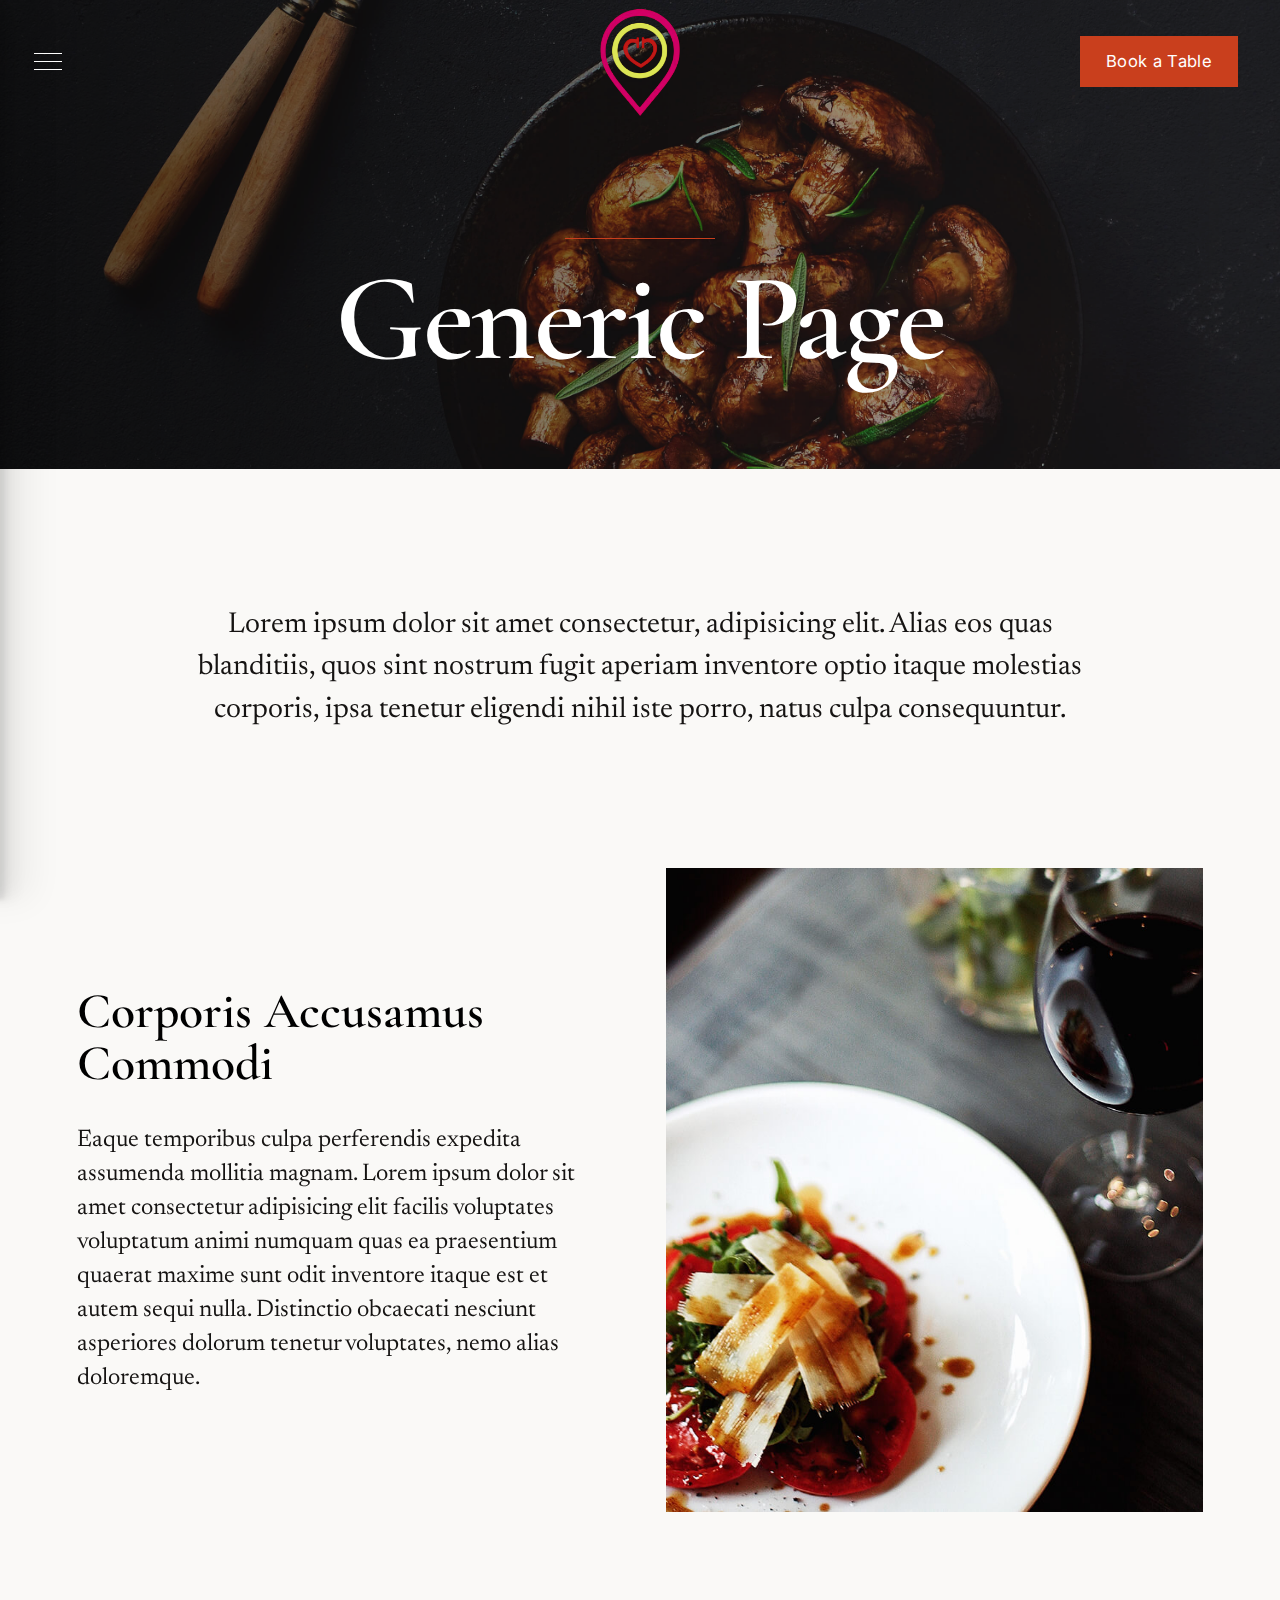
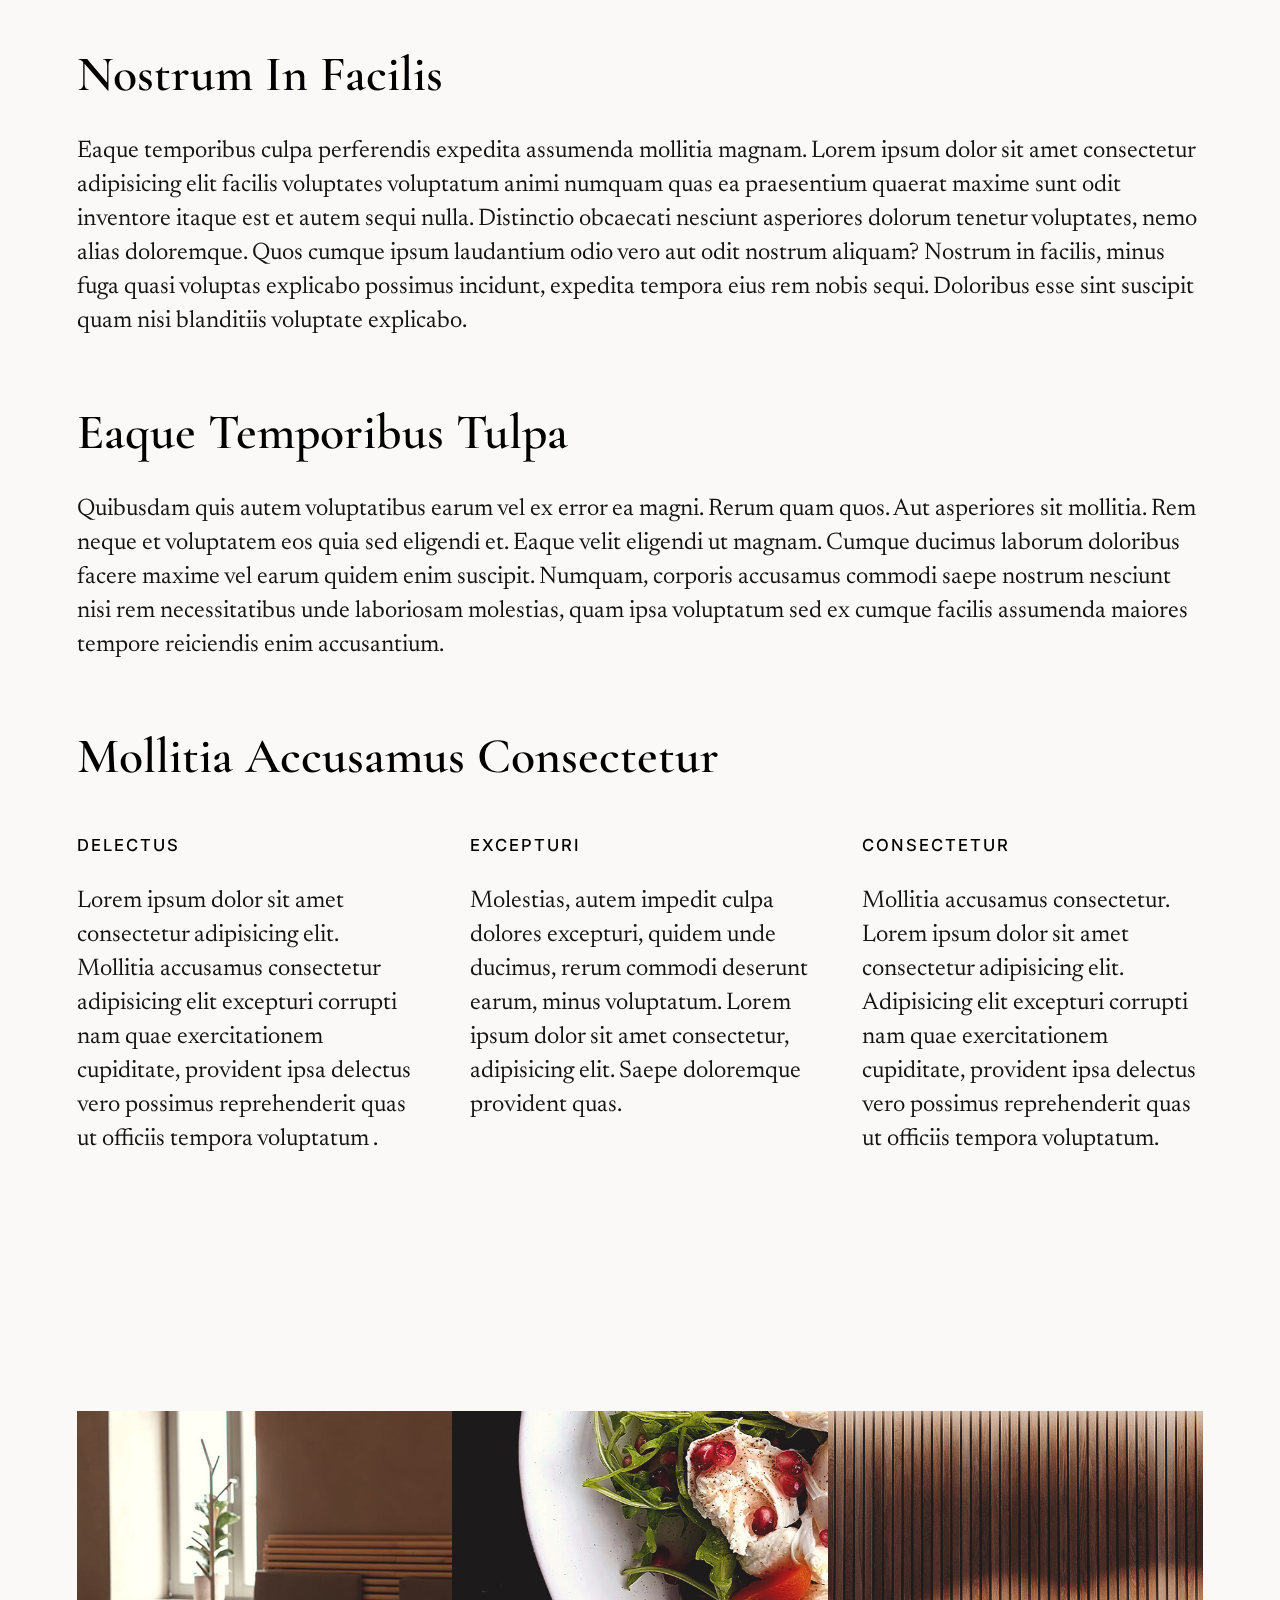
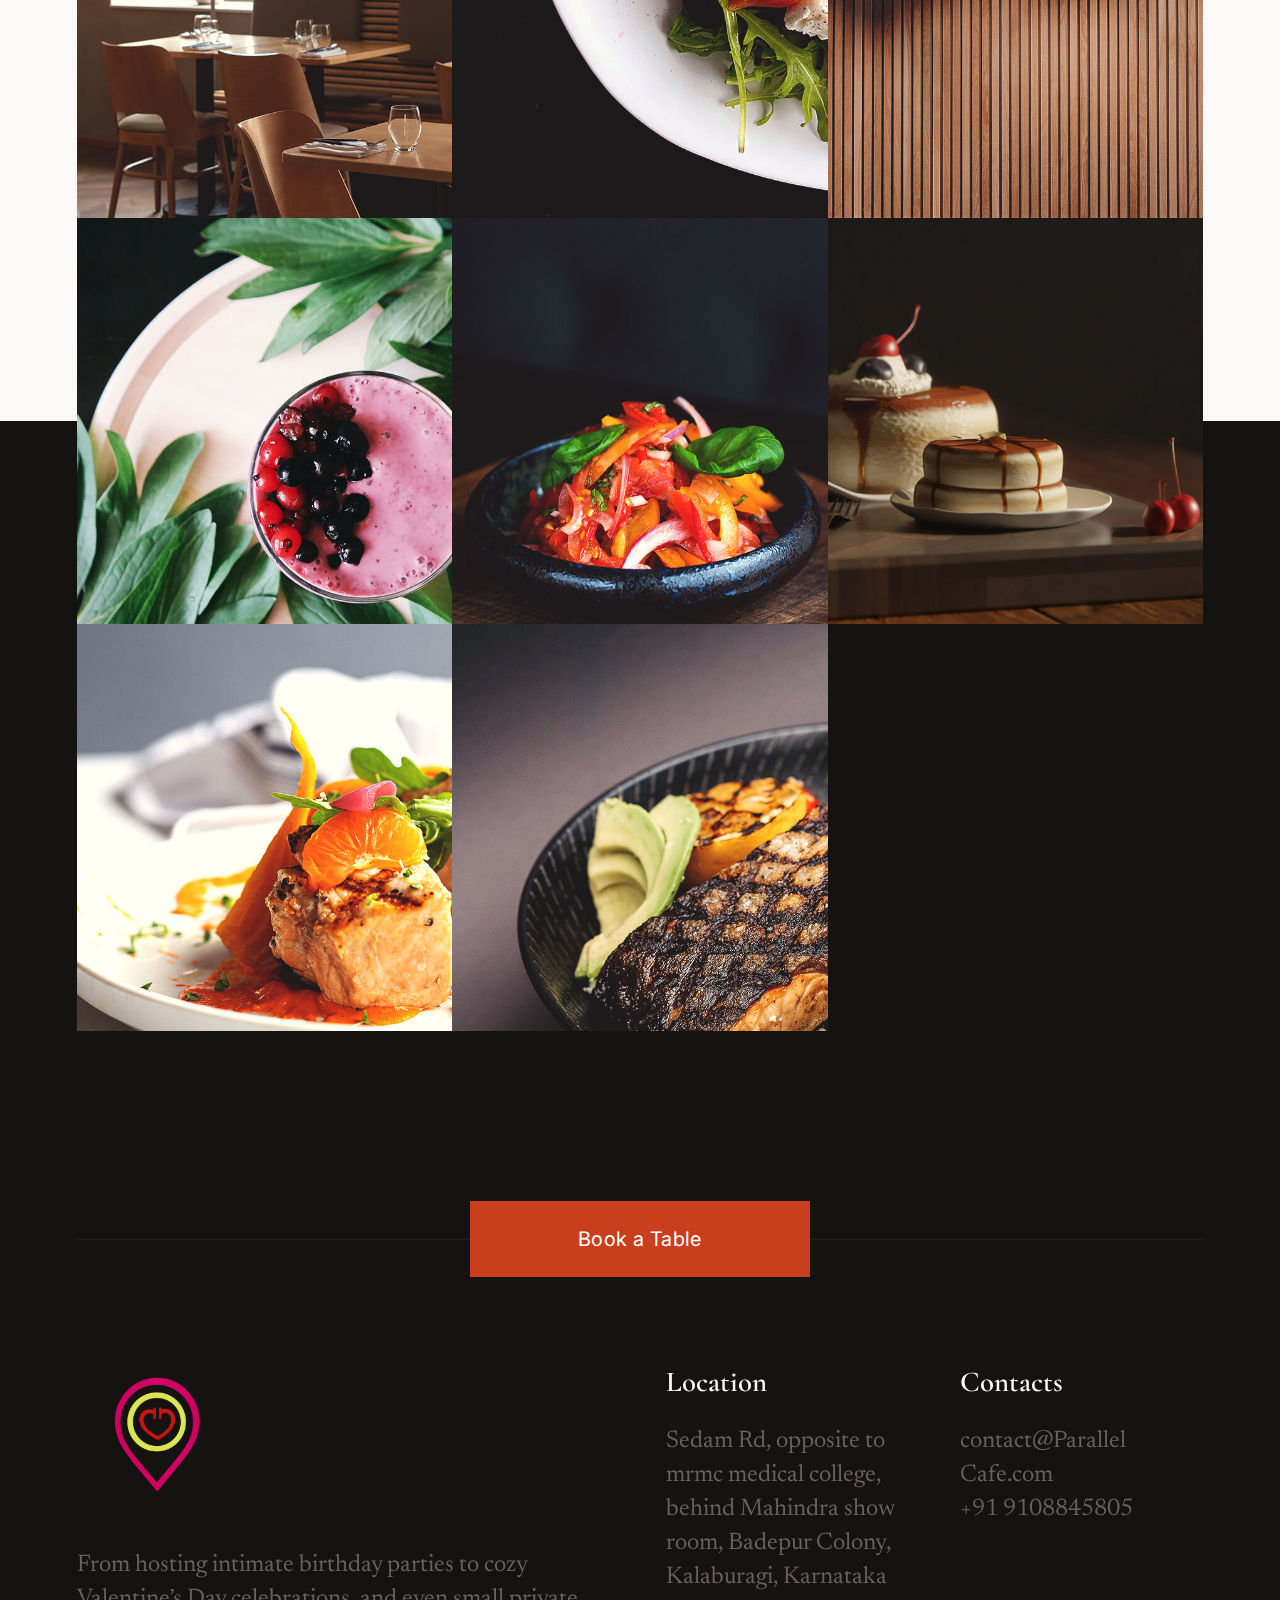
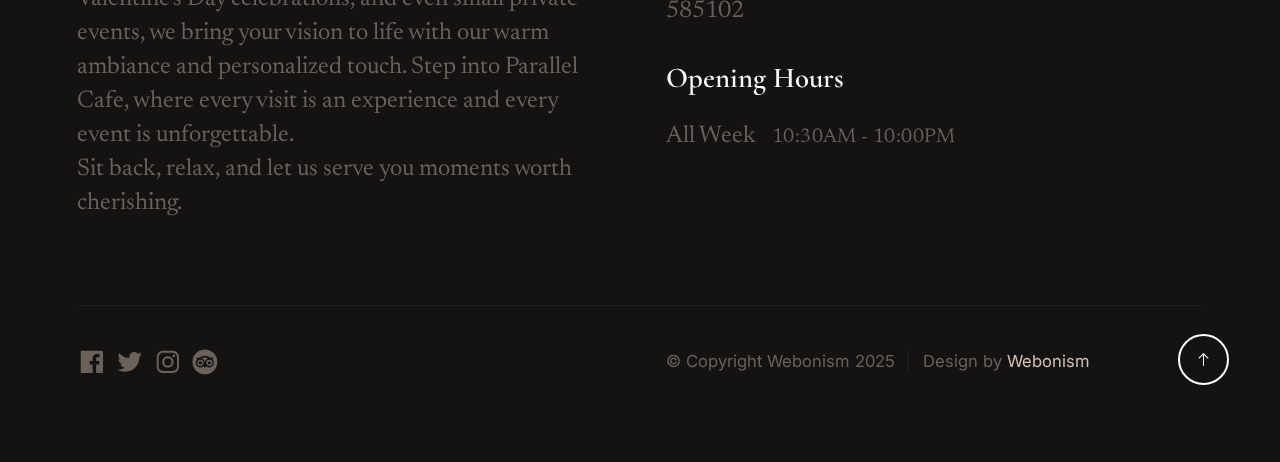
<file: generic.html>
<!DOCTYPE html>
<html lang="en" class="no-js" >
<head>

    <!--- basic page needs
    ================================================== -->
    <meta charset="utf-8">
    <meta name="viewport" content="width=device-width, initial-scale=1">
    <title>Generic Page - Parallel Cafe</title>

    <script>
        document.documentElement.classList.remove('no-js');
        document.documentElement.classList.add('js');
    </script>

    <!-- CSS
    ================================================== -->
    <link rel="stylesheet" href="css/vendor.css">
    <link rel="stylesheet" href="css/styles.css">

    <!-- favicons
    ================================================== -->
    <link rel="apple-touch-icon" sizes="180x180" href="apple-touch-icon.png">
    <link rel="icon" type="image/png" sizes="32x32" href="favicon-32x32.png">
    <link rel="icon" type="image/png" sizes="16x16" href="favicon-16x16.png">
    <link rel="manifest" href="site.webmanifest">

</head>


<body id="top">

    
    <!-- preloader
    ================================================== -->
    <div id="preloader">
        <div id="loader" class="dots-fade">
            <div></div>
            <div></div>
            <div></div>
        </div>
    </div>   

    <!-- page wrap
    ================================================== -->
    <div id="page" class="s-pagewrap">

        <div class="menu-underlay"></div>

        <!-- # site header 
        ================================================== -->
        <header class="s-header">

            <div class="s-header__block">

                <div class="s-header__logo">
                    <a class="logo" href="index.html">
                        <img src="images/image/log.png" alt="Homepage">
                    </a>
                </div>

                <a class="s-header__menu-toggle" href="#0"><span>Browse</span></a>

                <div class="s-header__cta">
                    <a href="reservations.html" class="btn btn--primary s-header__cta-btn">Book a Table</a>                        
                </div>

            </div> <!-- end s-header__block -->

            <nav class="s-header__nav">    

                <a href="#0" class="s-header__nav-close-btn" title="close"><span>Close</span></a>

                <div class="s-header__nav-logo">
                    <a href="index.html">
                        <img src="images/image/log.png" alt="Homepage">
                    </a>
                </div> <!-- s-header__nav-logo -->  

                <ul class="s-header__nav-links">
                    <li><a href="index.html">Home</a></li>
                    <li><a href="menu.html">Menu</a></li>
                    <li><a href="about.html">About</a></li>
                    <li><a href="reservations.html">Reservations</a></li>
                </ul> <!-- s-header__nav-links -->    

                <div class="s-header__nav-bottom">

                    <h6>Booking Request</h6>

                    <div class="s-header__booking">
                        <div class="s-header__booking-no"><a href="tel:+213123456">(213) 555-1234</a></div>
                    </div>

                    <ul class="s-header__nav-social social-list">
                        <li>
                            <a href="#0">
                                <svg xmlns="http://www.w3.org/2000/svg" width="24" height="24" viewBox="0 0 24 24" style="fill:rgba(0, 0, 0, 1);transform:;-ms-filter:"><path d="M20,3H4C3.447,3,3,3.448,3,4v16c0,0.552,0.447,1,1,1h8.615v-6.96h-2.338v-2.725h2.338v-2c0-2.325,1.42-3.592,3.5-3.592 c0.699-0.002,1.399,0.034,2.095,0.107v2.42h-1.435c-1.128,0-1.348,0.538-1.348,1.325v1.735h2.697l-0.35,2.725h-2.348V21H20 c0.553,0,1-0.448,1-1V4C21,3.448,20.553,3,20,3z"></path></svg>
                                <span class="u-screen-reader-text">Facebook</span>
                            </a>
                        </li>
                        <li>
                            <a href="#0">
                                <svg xmlns="http://www.w3.org/2000/svg" width="24" height="24" viewBox="0 0 24 24" style="fill:rgba(0, 0, 0, 1);transform:;-ms-filter:"><path d="M19.633,7.997c0.013,0.175,0.013,0.349,0.013,0.523c0,5.325-4.053,11.461-11.46,11.461c-2.282,0-4.402-0.661-6.186-1.809 c0.324,0.037,0.636,0.05,0.973,0.05c1.883,0,3.616-0.636,5.001-1.721c-1.771-0.037-3.255-1.197-3.767-2.793 c0.249,0.037,0.499,0.062,0.761,0.062c0.361,0,0.724-0.05,1.061-0.137c-1.847-0.374-3.23-1.995-3.23-3.953v-0.05 c0.537,0.299,1.16,0.486,1.82,0.511C3.534,9.419,2.823,8.184,2.823,6.787c0-0.748,0.199-1.434,0.548-2.032 c1.983,2.443,4.964,4.04,8.306,4.215c-0.062-0.3-0.1-0.611-0.1-0.923c0-2.22,1.796-4.028,4.028-4.028 c1.16,0,2.207,0.486,2.943,1.272c0.91-0.175,1.782-0.512,2.556-0.973c-0.299,0.935-0.936,1.721-1.771,2.22 c0.811-0.088,1.597-0.312,2.319-0.624C21.104,6.712,20.419,7.423,19.633,7.997z"></path></svg>
                                <span class="u-screen-reader-text">Twitter</span>
                            </a>
                        </li>
                        <li>
                            <a href="#0">
                                <svg xmlns="http://www.w3.org/2000/svg" width="24" height="24" viewBox="0 0 24 24" style="fill:rgba(0, 0, 0, 1);transform:;-ms-filter:"><path d="M11.999,7.377c-2.554,0-4.623,2.07-4.623,4.623c0,2.554,2.069,4.624,4.623,4.624c2.552,0,4.623-2.07,4.623-4.624 C16.622,9.447,14.551,7.377,11.999,7.377L11.999,7.377z M11.999,15.004c-1.659,0-3.004-1.345-3.004-3.003 c0-1.659,1.345-3.003,3.004-3.003s3.002,1.344,3.002,3.003C15.001,13.659,13.658,15.004,11.999,15.004L11.999,15.004z"></path><circle cx="16.806" cy="7.207" r="1.078"></circle><path d="M20.533,6.111c-0.469-1.209-1.424-2.165-2.633-2.632c-0.699-0.263-1.438-0.404-2.186-0.42 c-0.963-0.042-1.268-0.054-3.71-0.054s-2.755,0-3.71,0.054C7.548,3.074,6.809,3.215,6.11,3.479C4.9,3.946,3.945,4.902,3.477,6.111 c-0.263,0.7-0.404,1.438-0.419,2.186c-0.043,0.962-0.056,1.267-0.056,3.71c0,2.442,0,2.753,0.056,3.71 c0.015,0.748,0.156,1.486,0.419,2.187c0.469,1.208,1.424,2.164,2.634,2.632c0.696,0.272,1.435,0.426,2.185,0.45 c0.963,0.042,1.268,0.055,3.71,0.055s2.755,0,3.71-0.055c0.747-0.015,1.486-0.157,2.186-0.419c1.209-0.469,2.164-1.424,2.633-2.633 c0.263-0.7,0.404-1.438,0.419-2.186c0.043-0.962,0.056-1.267,0.056-3.71s0-2.753-0.056-3.71C20.941,7.57,20.801,6.819,20.533,6.111z M19.315,15.643c-0.007,0.576-0.111,1.147-0.311,1.688c-0.305,0.787-0.926,1.409-1.712,1.711c-0.535,0.199-1.099,0.303-1.67,0.311 c-0.95,0.044-1.218,0.055-3.654,0.055c-2.438,0-2.687,0-3.655-0.055c-0.569-0.007-1.135-0.112-1.669-0.311 c-0.789-0.301-1.414-0.923-1.719-1.711c-0.196-0.534-0.302-1.099-0.311-1.669c-0.043-0.95-0.053-1.218-0.053-3.654 c0-2.437,0-2.686,0.053-3.655c0.007-0.576,0.111-1.146,0.311-1.687c0.305-0.789,0.93-1.41,1.719-1.712 c0.534-0.198,1.1-0.303,1.669-0.311c0.951-0.043,1.218-0.055,3.655-0.055c2.437,0,2.687,0,3.654,0.055 c0.571,0.007,1.135,0.112,1.67,0.311c0.786,0.303,1.407,0.925,1.712,1.712c0.196,0.534,0.302,1.099,0.311,1.669 c0.043,0.951,0.054,1.218,0.054,3.655c0,2.436,0,2.698-0.043,3.654H19.315z"></path></svg>
                                <span class="u-screen-reader-text">Instagram</span>
                            </a>
                        </li>
                        <li>
                            <a href="#0">
                                <svg xmlns="http://www.w3.org/2000/svg" width="24" height="24" viewBox="0 0 24 24" style="fill: rgba(0, 0, 0, 1);transform: ;msFilter:;"><path d="M8.31 10.28a2.5 2.5 0 1 0 2.5 2.49 2.5 2.5 0 0 0-2.5-2.49zm0 3.8a1.31 1.31 0 1 1 0-2.61 1.31 1.31 0 1 1 0 2.61zm7.38-3.8a2.5 2.5 0 1 0 2.5 2.49 2.5 2.5 0 0 0-2.5-2.49zM17 12.77a1.31 1.31 0 1 1-1.31-1.3 1.31 1.31 0 0 1 1.31 1.3z"></path><path d="M12 2a10 10 0 1 0 10 10A10 10 0 0 0 12 2zm7.38 10.77a3.69 3.69 0 0 1-6.2 2.71L12 16.77l-1.18-1.29a3.69 3.69 0 1 1-5-5.44l-1.2-1.3H7.3a8.33 8.33 0 0 1 9.41 0h2.67l-1.2 1.31a3.71 3.71 0 0 1 1.2 2.72z"></path><path d="M14.77 9.05a7.19 7.19 0 0 0-5.54 0A4.06 4.06 0 0 1 12 12.7a4.08 4.08 0 0 1 2.77-3.65z"></path></svg>
                                <span class="u-screen-reader-text">Tripadvisor</span>
                            </a>
                        </li>
                    </ul> 
                </div> <!-- s-header__nav-bottom -->  

            </nav> <!-- end s-header__nav -->

        </header> <!-- end s-header -->

        
        <!-- # main content
        ================================================== -->
        <article class="s-content">

            <!-- ## pageheader -->
            <section class="s-pageheader pageheader" style="background-image:url(images/pageheader/pageheader-generic-bg-3000.jpg)">
                <div class="row">
                    <div class="column xl-12 s-pageheader__content">
                        <h1 class="page-title">                        
                            Generic Page
                        </h1>                    
                    </div>
                </div>
            </section> 
            
            <!-- ## pagecontent -->
            <section class="s-pagecontent pagecontent">

                <div class="row width-narrower pageintro text-center">
                    <div class="column xl-12">
                        <p class="lead">
                        Lorem ipsum dolor sit amet consectetur, adipisicing elit. Alias eos quas blanditiis, quos sint nostrum fugit aperiam 
                        inventore optio itaque molestias corporis, ipsa tenetur eligendi nihil iste porro, natus culpa consequuntur. 
                        </p>
                    </div>                       
                </div> <!-- end pageintro -->   

                <div class="row width-narrow content-block content-block--media-right">
                    <div class="column content-block__text">
                        <h3>Corporis Accusamus Commodi</h3>
                        <p>
                        Eaque temporibus culpa perferendis expedita assumenda mollitia magnam. Lorem ipsum dolor sit amet consectetur adipisicing elit
                        facilis voluptates voluptatum animi numquam quas ea praesentium quaerat maxime sunt odit inventore itaque est et autem sequi nulla. 
                        Distinctio obcaecati nesciunt asperiores dolorum tenetur voluptates, nemo alias doloremque.
                        </p>
                    </div>
                    <div class="column content-block__media">
                        <figure>
                            <img src="images/about/about-img-02.jpg" 
                                 srcset="images/about/about-img-02.jpg 1x, images/about/about-img-02@2x.jpg 2x" alt="">
                        </figure>
                    </div>
                </div> <!-- end content-block-->
                
                <div class="row width-narrow content-block">
                    <div class="column xl-12">
                        <h3>Nostrum In Facilis</h3>
                        <p>
                        Eaque temporibus culpa perferendis expedita assumenda mollitia magnam. Lorem ipsum dolor sit amet consectetur adipisicing elit
                        facilis voluptates voluptatum animi numquam quas ea praesentium quaerat maxime sunt odit inventore itaque est et autem sequi nulla. 
                        Distinctio obcaecati nesciunt asperiores dolorum tenetur voluptates, nemo alias doloremque. Quos cumque ipsum laudantium odio vero 
                        aut odit nostrum aliquam? Nostrum in facilis, minus fuga quasi voluptas explicabo possimus incidunt, expedita tempora eius rem nobis sequi. 
                        Doloribus esse sint suscipit quam nisi blanditiis voluptate explicabo.
                        </p>

                        <h3>Eaque Temporibus Tulpa</h3>
                        <p>
                        Quibusdam quis autem voluptatibus earum vel ex error ea magni. Rerum quam quos. Aut asperiores sit mollitia. Rem neque et voluptatem 
                        eos quia sed eligendi et. Eaque velit eligendi ut magnam. Cumque ducimus laborum doloribus facere maxime vel earum quidem enim suscipit. 
                        Numquam, corporis accusamus commodi saepe nostrum nesciunt nisi rem necessitatibus unde laboriosam molestias, quam ipsa voluptatum sed 
                        ex cumque facilis assumenda maiores tempore reiciendis enim accusantium.
                        </p>

                        <h3>Mollitia Accusamus Consectetur</h3>
    
                        <div class="grid-list-items list-items">
                            <div class="grid-list-items__item list-items__item u-remove-bottom">
                                <div class="list-items__item-header">
                                    <h6 class="list-items__item-small-title">Delectus</h6>
                                </div>
                                <p>
                                Lorem ipsum dolor sit amet consectetur adipisicing elit. Mollitia accusamus consectetur adipisicing elit excepturi corrupti 
                                nam quae exercitationem cupiditate, provident ipsa delectus vero possimus reprehenderit quas ut officiis tempora voluptatum 
                                .
                                </p>
                            </div>
                            <div class="grid-list-items__item list-items__item u-remove-bottom">
                                <div class="list-items__item-header">
                                    <h6 class="list-items__item-small-title">Excepturi</h6>
                                </div>
                                <p> 
                                Molestias, autem impedit culpa dolores excepturi, quidem unde ducimus, rerum commodi deserunt earum, minus voluptatum.
                                Lorem ipsum dolor sit amet consectetur, adipisicing elit. Saepe doloremque provident quas.
                                </p>
                            </div>
                            <div class="grid-list-items__item list-items__item u-remove-bottom">
                                <div class="list-items__item-header">
                                    <h6 class="list-items__item-small-title">Consectetur</h6>
                                </div>
                                <p>
                                Mollitia accusamus consectetur. Lorem ipsum dolor sit amet consectetur adipisicing elit. Adipisicing elit excepturi corrupti 
                                nam quae exercitationem cupiditate, provident ipsa delectus vero possimus reprehenderit quas ut officiis tempora voluptatum. 
                                
                                </p>
                            </div>
                        </div>
                    </div>
                </div> <!-- end content-block -->

            </section> <!-- pagecontent --> 

        </article> <!-- end main content -->


        <!-- # gallery
        ================================================== -->
        <section id="gallery" class="s-gallery">
            <div class="row s-gallery__inner">
                <div class="column xl-12">

                    <div class="gallery-items grid-list-items">
                        <div class="gallery-items__item grid-list-items__item">
                            <a href="images/gallery/large/l-gallery-01.jpg" class="gallery-items__item-thumb glightbox">
                                <img src="images/gallery/gallery-01.jpg" 
                                    srcset="images/gallery/gallery-01.jpg 1x, 
                                            images/gallery/gallery-01@2x.jpg 2x" alt="">
                            </a>
                        </div> <!-- end gallery-items__item-->
            
                        <div class="gallery-items__item grid-list-items__item">
                            <a href="images/gallery/large/l-gallery-02.jpg" class="gallery-items__item-thumb glightbox">
                                <img src="images/gallery/gallery-02.jpg" 
                                    srcset="images/gallery/gallery-02.jpg 1x, 
                                            images/gallery/gallery-02@2x.jpg 2x" alt="">
                            </a>
                        </div> <!-- end gallery-items__item -->
            
                        <div class="gallery-items__item grid-list-items__item">
                            <a href="images/gallery/large/l-gallery-03.jpg" class="gallery-items__item-thumb glightbox">
                                <img src="images/gallery/gallery-03.jpg" 
                                    srcset="images/gallery/gallery-03.jpg 1x, 
                                            images/gallery/gallery-03@2x.jpg 2x" alt="">
                            </a>
                        </div> <!-- end gallery-items__item -->
            
                        <div class="gallery-items__item grid-list-items__item">
                            <a href="images/gallery/large/l-gallery-04.jpg" class="gallery-items__item-thumb glightbox">
                                <img src="images/gallery/gallery-04.jpg" 
                                    srcset="images/gallery/gallery-04.jpg 1x, 
                                            images/gallery/gallery-04@2x.jpg 2x" alt="">
                            </a>
                        </div> <!-- end gallery-items__item -->
            
                        <div class="gallery-items__item grid-list-items__item">
                            <a href="images/gallery/large/l-gallery-05.jpg" class="gallery-items__item-thumb glightbox">
                                <img src="images/gallery/gallery-05.jpg" 
                                    srcset="images/gallery/gallery-05.jpg 1x, 
                                            images/gallery/gallery-05@2x.jpg 2x" alt="">
                            </a>
                        </div> <!-- end gallery-items__item -->
            
                        <div class="gallery-items__item grid-list-items__item">
                            <a href="images/gallery/large/l-gallery-06.jpg" class="gallery-items__item-thumb glightbox">
                                <img src="images/gallery/gallery-06.jpg" 
                                    srcset="images/gallery/gallery-06.jpg 1x, 
                                            images/gallery/gallery-06@2x.jpg 2x" alt="">
                            </a>
                        </div> <!-- end gallery-items__item -->
            
                        <div class="gallery-items__item grid-list-items__item">
                            <a href="images/gallery/large/l-gallery-07.jpg" class="gallery-items__item-thumb glightbox">
                                <img src="images/gallery/gallery-07.jpg" 
                                    srcset="images/gallery/gallery-07.jpg 1x, 
                                            images/gallery/gallery-07@2x.jpg 2x" alt="">
                            </a>
                        </div> <!-- end gallery-items__item -->
            
                        <div class="gallery-items__item grid-list-items__item">
                            <a href="images/gallery/large/l-gallery-08.jpg" class="gallery-items__item-thumb glightbox">
                                <img src="images/gallery/gallery-08.jpg" 
                                    srcset="images/gallery/gallery-08.jpg 1x, 
                                            images/gallery/gallery-08@2x.jpg 2x" alt="">
                            </a>
                        </div> <!-- end gallery-items__item -->
                    </div> <!-- end grid-list-items -->

                </div>
            </div> <!-- end s-gallery__inner -->
        </section> <!-- end s-gallery --> 


        <!-- # footer 
        ================================================== -->
        <footer id="footer" class="s-footer">  
            
            <div class="row s-footer__top row-x-center">
                <div class="column xl-4 lg-6 tab-8 mob-12">
                    <a href="reservations.html" class="btn btn--primary btn--large u-fullwidth">Book a Table</a>
                </div>
            </div>

            <div class="row s-footer__main-content">

                <div class="column xl-6 md-12 s-footer__block s-footer__about"> 
                    <div class="s-footer__logo">
                        <a class="logo" href="index.html">
                            <img src="images/image/log.png" alt="Homepage">
                        </a>
                    </div>  

                    <p>
                   From hosting intimate birthday parties to cozy Valentine’s Day celebrations, and even small private events, we bring your vision to life with our warm ambiance and personalized touch. Step into Parallel Cafe, where every visit is an experience and every event is unforgettable.
                        <br>Sit back, relax, and let us serve you moments worth cherishing.
                    </p>               
                </div> <!-- end s-footer__about -->

                <div class="column xl-6 md-12 s-footer__block s-footer__info">
                    <div class="row">
                        <div class="column xl-6 lg-12">
                            <h5>Location</h5>
                            <p>
                           Sedam Rd, opposite to mrmc medical college, behind Mahindra show room, Badepur Colony,<br> Kalaburagi, Karnataka 585102
                            </p>
                        </div>
                        <div class="column xl-6 lg-12">     
                            <h5>Contacts</h5>
                            <ul class="link-list">
                                <li><a href="mailto:#0">contact@Parallel Cafe.com</a></li>
                                <li><a href="tel:+ 9108845805">+91 9108845805</a></li>
                            </ul> 
                        </div>
                        <div class="column">                   
                            <h5>Opening Hours</h5>
                            <ul class="opening-hours">
                                                                <li><span class="opening-hours__days">All Week</span><span class="opening-hours__time">10:30am - 10:00pm</span></li>

                            </ul> 
                        </div>
                    </div>                    
                </div> <!-- end s-footer__info -->

            </div> <!-- end  s-footer__main-content -->                 
            
            <div class="row s-footer__bottom">
                
                <div class="column xl-6 lg-12">
                    <ul class="s-footer__social social-list">
                        <li>
                            <a href="#0">
                                <svg xmlns="http://www.w3.org/2000/svg" width="24" height="24" viewBox="0 0 24 24" style="fill:rgba(0, 0, 0, 1);transform:;-ms-filter:"><path d="M20,3H4C3.447,3,3,3.448,3,4v16c0,0.552,0.447,1,1,1h8.615v-6.96h-2.338v-2.725h2.338v-2c0-2.325,1.42-3.592,3.5-3.592 c0.699-0.002,1.399,0.034,2.095,0.107v2.42h-1.435c-1.128,0-1.348,0.538-1.348,1.325v1.735h2.697l-0.35,2.725h-2.348V21H20 c0.553,0,1-0.448,1-1V4C21,3.448,20.553,3,20,3z"></path></svg>
                                <span class="u-screen-reader-text">Facebook</span>
                            </a>
                        </li>
                        <li>
                            <a href="#0">
                                <svg xmlns="http://www.w3.org/2000/svg" width="24" height="24" viewBox="0 0 24 24" style="fill:rgba(0, 0, 0, 1);transform:;-ms-filter:"><path d="M19.633,7.997c0.013,0.175,0.013,0.349,0.013,0.523c0,5.325-4.053,11.461-11.46,11.461c-2.282,0-4.402-0.661-6.186-1.809 c0.324,0.037,0.636,0.05,0.973,0.05c1.883,0,3.616-0.636,5.001-1.721c-1.771-0.037-3.255-1.197-3.767-2.793 c0.249,0.037,0.499,0.062,0.761,0.062c0.361,0,0.724-0.05,1.061-0.137c-1.847-0.374-3.23-1.995-3.23-3.953v-0.05 c0.537,0.299,1.16,0.486,1.82,0.511C3.534,9.419,2.823,8.184,2.823,6.787c0-0.748,0.199-1.434,0.548-2.032 c1.983,2.443,4.964,4.04,8.306,4.215c-0.062-0.3-0.1-0.611-0.1-0.923c0-2.22,1.796-4.028,4.028-4.028 c1.16,0,2.207,0.486,2.943,1.272c0.91-0.175,1.782-0.512,2.556-0.973c-0.299,0.935-0.936,1.721-1.771,2.22 c0.811-0.088,1.597-0.312,2.319-0.624C21.104,6.712,20.419,7.423,19.633,7.997z"></path></svg>
                                <span class="u-screen-reader-text">Twitter</span>
                            </a>
                        </li>
                        <li>
                            <a href="#0">
                                <svg xmlns="http://www.w3.org/2000/svg" width="24" height="24" viewBox="0 0 24 24" style="fill:rgba(0, 0, 0, 1);transform:;-ms-filter:"><path d="M11.999,7.377c-2.554,0-4.623,2.07-4.623,4.623c0,2.554,2.069,4.624,4.623,4.624c2.552,0,4.623-2.07,4.623-4.624 C16.622,9.447,14.551,7.377,11.999,7.377L11.999,7.377z M11.999,15.004c-1.659,0-3.004-1.345-3.004-3.003 c0-1.659,1.345-3.003,3.004-3.003s3.002,1.344,3.002,3.003C15.001,13.659,13.658,15.004,11.999,15.004L11.999,15.004z"></path><circle cx="16.806" cy="7.207" r="1.078"></circle><path d="M20.533,6.111c-0.469-1.209-1.424-2.165-2.633-2.632c-0.699-0.263-1.438-0.404-2.186-0.42 c-0.963-0.042-1.268-0.054-3.71-0.054s-2.755,0-3.71,0.054C7.548,3.074,6.809,3.215,6.11,3.479C4.9,3.946,3.945,4.902,3.477,6.111 c-0.263,0.7-0.404,1.438-0.419,2.186c-0.043,0.962-0.056,1.267-0.056,3.71c0,2.442,0,2.753,0.056,3.71 c0.015,0.748,0.156,1.486,0.419,2.187c0.469,1.208,1.424,2.164,2.634,2.632c0.696,0.272,1.435,0.426,2.185,0.45 c0.963,0.042,1.268,0.055,3.71,0.055s2.755,0,3.71-0.055c0.747-0.015,1.486-0.157,2.186-0.419c1.209-0.469,2.164-1.424,2.633-2.633 c0.263-0.7,0.404-1.438,0.419-2.186c0.043-0.962,0.056-1.267,0.056-3.71s0-2.753-0.056-3.71C20.941,7.57,20.801,6.819,20.533,6.111z M19.315,15.643c-0.007,0.576-0.111,1.147-0.311,1.688c-0.305,0.787-0.926,1.409-1.712,1.711c-0.535,0.199-1.099,0.303-1.67,0.311 c-0.95,0.044-1.218,0.055-3.654,0.055c-2.438,0-2.687,0-3.655-0.055c-0.569-0.007-1.135-0.112-1.669-0.311 c-0.789-0.301-1.414-0.923-1.719-1.711c-0.196-0.534-0.302-1.099-0.311-1.669c-0.043-0.95-0.053-1.218-0.053-3.654 c0-2.437,0-2.686,0.053-3.655c0.007-0.576,0.111-1.146,0.311-1.687c0.305-0.789,0.93-1.41,1.719-1.712 c0.534-0.198,1.1-0.303,1.669-0.311c0.951-0.043,1.218-0.055,3.655-0.055c2.437,0,2.687,0,3.654,0.055 c0.571,0.007,1.135,0.112,1.67,0.311c0.786,0.303,1.407,0.925,1.712,1.712c0.196,0.534,0.302,1.099,0.311,1.669 c0.043,0.951,0.054,1.218,0.054,3.655c0,2.436,0,2.698-0.043,3.654H19.315z"></path></svg>
                                <span class="u-screen-reader-text">Instagram</span>
                            </a>
                        </li>
                        <li>
                            <a href="#0">
                                <svg xmlns="http://www.w3.org/2000/svg" width="24" height="24" viewBox="0 0 24 24" style="fill: rgba(0, 0, 0, 1);transform: ;msFilter:;"><path d="M8.31 10.28a2.5 2.5 0 1 0 2.5 2.49 2.5 2.5 0 0 0-2.5-2.49zm0 3.8a1.31 1.31 0 1 1 0-2.61 1.31 1.31 0 1 1 0 2.61zm7.38-3.8a2.5 2.5 0 1 0 2.5 2.49 2.5 2.5 0 0 0-2.5-2.49zM17 12.77a1.31 1.31 0 1 1-1.31-1.3 1.31 1.31 0 0 1 1.31 1.3z"></path><path d="M12 2a10 10 0 1 0 10 10A10 10 0 0 0 12 2zm7.38 10.77a3.69 3.69 0 0 1-6.2 2.71L12 16.77l-1.18-1.29a3.69 3.69 0 1 1-5-5.44l-1.2-1.3H7.3a8.33 8.33 0 0 1 9.41 0h2.67l-1.2 1.31a3.71 3.71 0 0 1 1.2 2.72z"></path><path d="M14.77 9.05a7.19 7.19 0 0 0-5.54 0A4.06 4.06 0 0 1 12 12.7a4.08 4.08 0 0 1 2.77-3.65z"></path></svg>
                                <span class="u-screen-reader-text">Tripadvisor</span>
                            </a>
                        </li>
                    </ul> 
                </div> <!-- end section-footer__social -->

                <div class="column xl-6 lg-12">
                    <p class="ss-copyright">
                         <span>© Copyright Webonism 2025</span> 
                        <span>Design by <a href="https://webonism.vercel.app">Webonism</a></span>
                    </p>
                </div>

            </div> <!-- end section-footer__bottom -->          

            <div class="ss-go-top">
                <a class="smoothscroll" title="Back to Top" href="#top">                 
                    <svg clip-rule="evenodd" fill-rule="evenodd" stroke-linejoin="round" stroke-miterlimit="2" viewBox="0 0 24 24" xmlns="http://www.w3.org/2000/svg"><path d="m14.523 18.787s4.501-4.505 6.255-6.26c.146-.146.219-.338.219-.53s-.073-.383-.219-.53c-1.753-1.754-6.255-6.258-6.255-6.258-.144-.145-.334-.217-.524-.217-.193 0-.385.074-.532.221-.293.292-.295.766-.004 1.056l4.978 4.978h-14.692c-.414 0-.75.336-.75.75s.336.75.75.75h14.692l-4.979 4.979c-.289.289-.286.762.006 1.054.148.148.341.222.533.222.19 0 .378-.072.522-.215z" fill-rule="nonzero"/></svg>
                </a>                                
                <span>Back To Top</span>   
            </div> <!-- end ss-go-top -->
            
        </footer> <!-- end s-footer -->

    </div> <!-- end page-wrap -->


    <!-- Java Script
    ================================================== -->
    <script src="js/plugins.js"></script>
    <script src="js/main.js"></script>

</body>
</html>
</file>
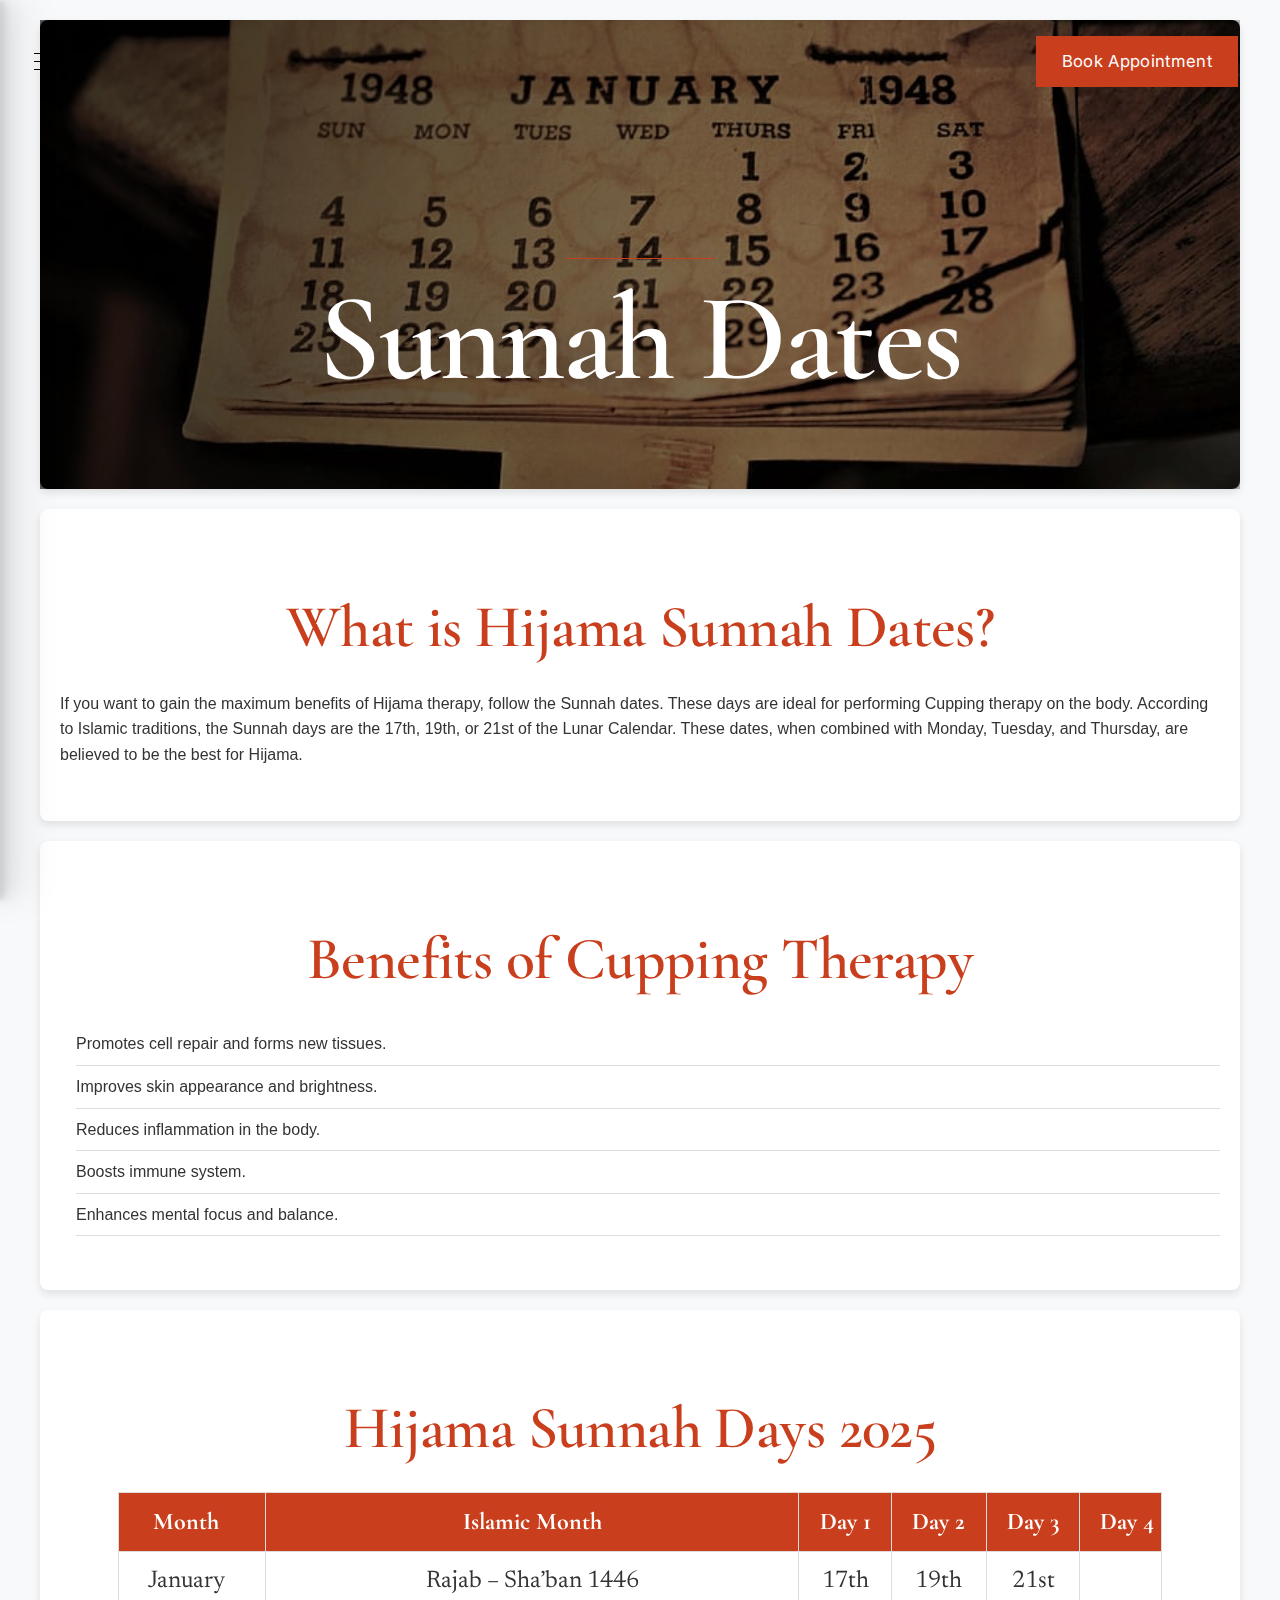
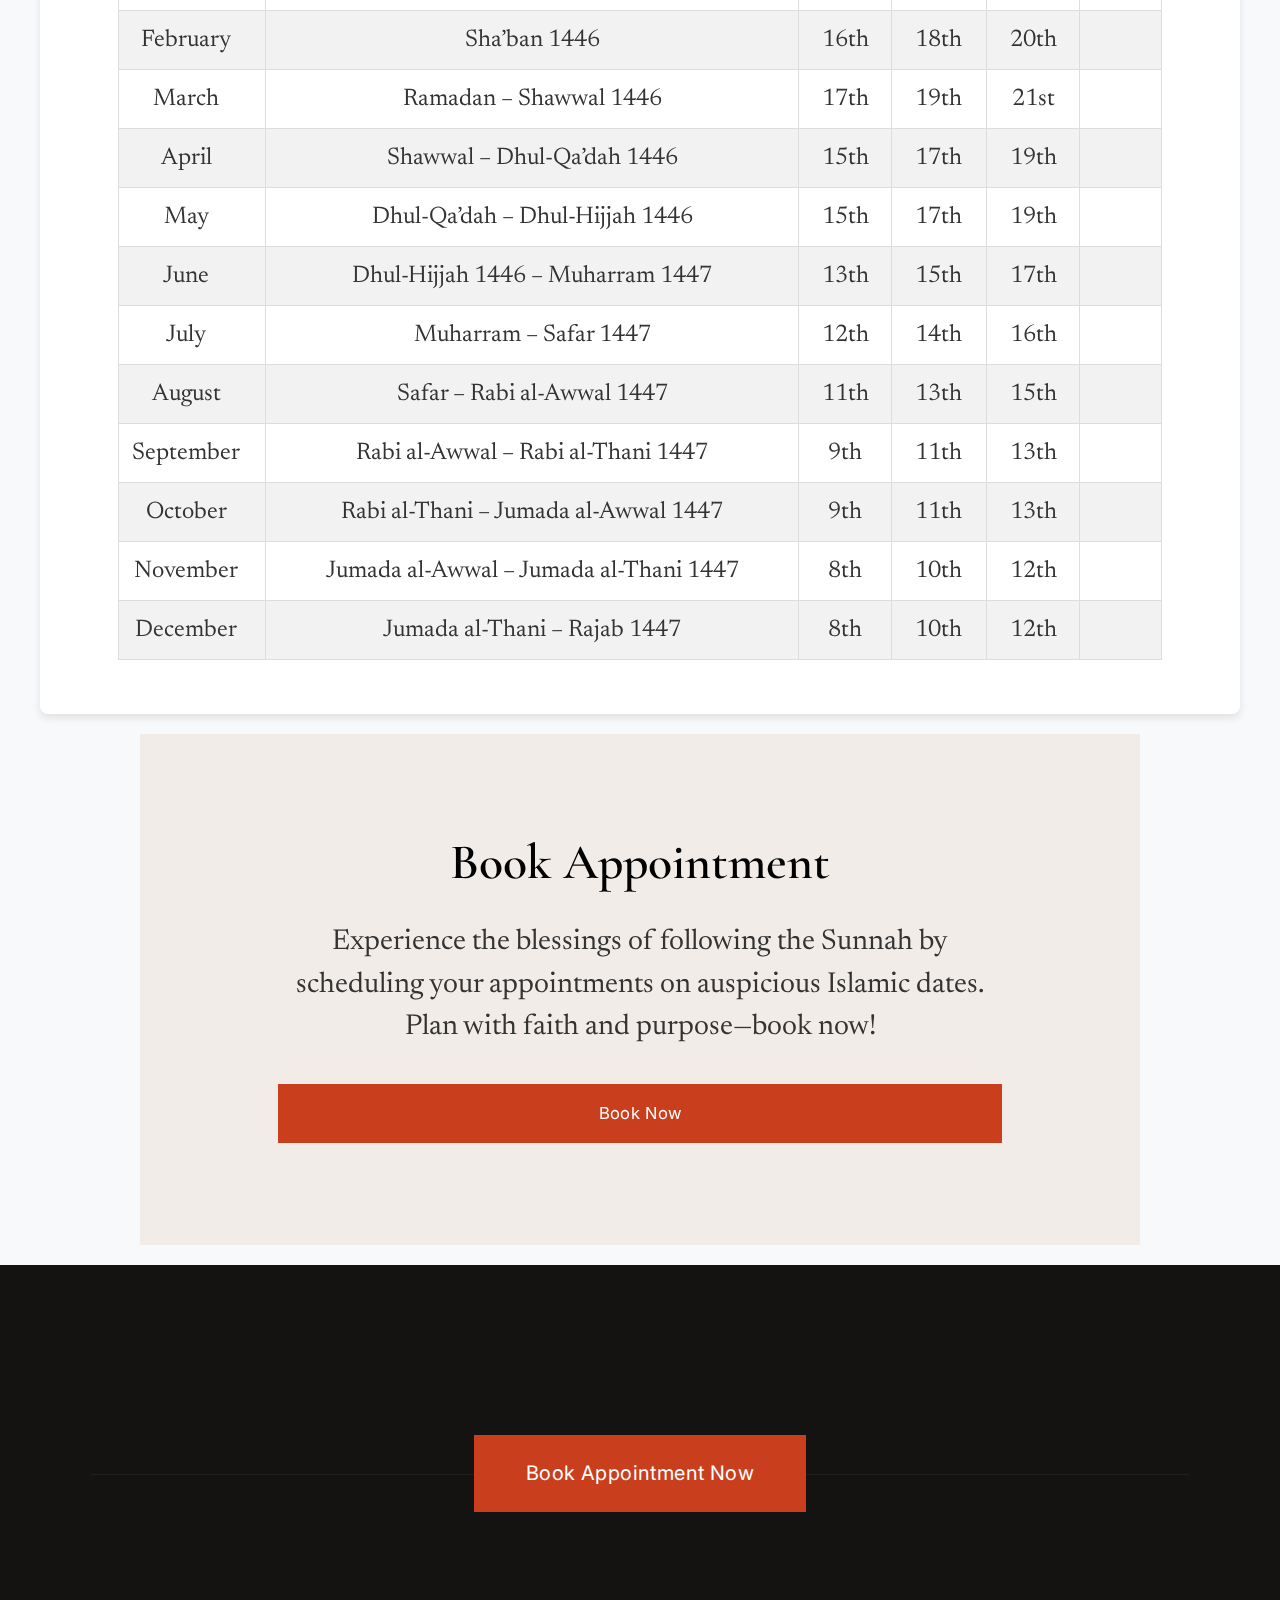
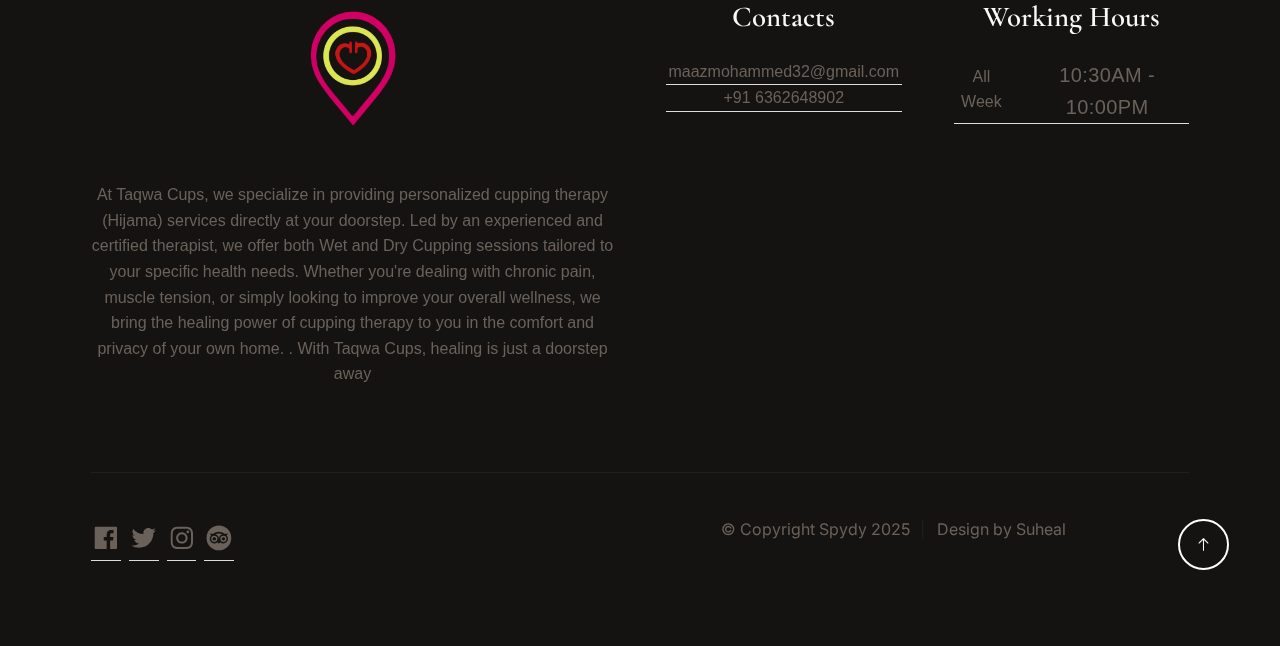
<file: menu.html>
<!DOCTYPE html>
<html lang="en" class="no-js" >
<head>

    <!--- basic page needs
    ================================================== -->
    <meta charset="utf-8">
    <meta name="viewport" content="width=device-width, initial-scale=1">
    <title>Sunnah Dates</title>

    <script>
        document.documentElement.classList.remove('no-js');
        document.documentElement.classList.add('js');
    </script>

    <!-- CSS
    ================================================== -->
    <link rel="stylesheet" href="css/vendor.css">
    <link rel="stylesheet" href="css/styles.css">
    


    <!-- favicons
    ================================================== -->
    <link rel="apple-touch-icon" sizes="180x180" href="apple-touch-icon.png">
    <link rel="icon" type="image/png" sizes="32x32" href="favicon-32x32.png">
    <link rel="icon" type="image/png" sizes="16x16" href="favicon-16x16.png">
    <link rel="manifest" href="site.webmanifest">

    <style> /* General Styles */
        body {
          font-family: Arial, sans-serif;
          margin: 0;
          padding: 0;
          background-color: #f8f9fa;
          color: #333;
        }
    
        /* Header Styles */
        
    
       
    
        /* Section Styles */
        section {
          max-width: 1200px;
          margin: 20px auto;
          padding: 20px;
          background: white;
          box-shadow: 0 4px 8px rgba(0, 0, 0, 0.1);
          border-radius: 8px;
        }
    
        h2 {
          color: #c93f1d;
          text-align: center;
        }
    
        p, ul {
          font-size: 16px;
          line-height: 1.6;
        }
    
        ul {
          list-style: none;
          padding: 0;
        }
    
        ul li {
          padding: 8px 0;
          border-bottom: 1px solid #ddd;
        }
    
        /* Table Styles */
        table {
          width: 90%;
          border-collapse: collapse;
          position:center;
          margin-left: 5%;
          margin-top: 20px;
        }
    
        th, td {
          padding: 12px;
          text-align: center;
          border: 1px solid #ddd;
        }
    
        th {
          background: #c93f1d;
          color: white;
        }
    
        tbody tr:nth-child(even) {
          background: #f2f2f2;
        }
    
        /* Footer Styles */
        footer {
          text-align: center;
          padding: 15px;
          background: #c93f1d;
          color: white;
          margin-top: 20px;
        }
        .s-header__menu-toggle span {
    background-color: black !important;
}

    
        /* Responsive Styles */
        @media (max-width: 768px) {
          section {
            padding: 15px;
          }
    
          table {
            font-size: 14px;
          }
    
          th, td {
            padding: 8px;
          }
        }</style>
</head>


<body id="top">

    
    <!-- preloader
    ================================================== -->
    <div id="preloader">
        <div id="loader" class="dots-fade">
            <div></div>
            <div></div>
            <div></div>
        </div>
    </div>   

    <!-- page wrap
    ================================================== -->
    <div id="page" class="s-pagewrap">

        <div class="menu-underlay"></div>

        <!-- # site header 
        ================================================== -->
        <header class="s-header">

            <div class="s-header__block">

                

                <a class="s-header__menu-toggle" href="#0"><span>Browse</span></a>

                <div class="s-header__cta">
                    <a href="reservations.html" class="btn btn--primary s-header__cta-btn">Book Appointment</a>                        
                </div>

            </div> <!-- end s-header__block -->

            <nav class="s-header__nav">    

                <a href="#0" class="s-header__nav-close-btn" title="close"><span>Close</span></a>

                <div class="s-header__nav-logo">
                    <a href="index.html">
                        <img src="images/image/log.png" alt="Homepage">
                    </a>
                </div> <!-- s-header__nav-logo -->  

                <ul class="s-header__nav-links">
                    <li><a href="index.html">Home</a></li>
                    <li class="current"><a href="menu.html">Sunnah Dates</a></li>
                    
                    <li><a href="reservations.html">Appointments</a></li>
                </ul> <!-- s-header__nav-links -->    

                <div class="s-header__nav-bottom">

                    <h6>Appointment Request</h6>

                    <div class="s-header__booking">
                        <div class="s-header__booking-no"><a href="tel:+916362648902">+91 6362648902</a></div>
                    </div>

                  
                    <ul class="s-header__nav-social social-list">
                        <li>
                            <a href="#0">
                                <svg xmlns="http://www.w3.org/2000/svg" width="24" height="24" viewBox="0 0 24 24" style="fill:rgba(0, 0, 0, 1); transform: rotate(0deg);">
                                    <path d="M20,3H4C3.447,3,3,3.448,3,4v16c0,0.552,0.447,1,1,1h8.615v-6.96h-2.338v-2.725h2.338v-2c0-2.325,1.42-3.592,3.5-3.592 c0.699-0.002,1.399,0.034,2.095,0.107v2.42h-1.435c-1.128,0-1.348,0.538-1.348,1.325v1.735h2.697l-0.35,2.725h-2.348V21H20 c0.553,0,1-0.448,1-1V4C21,3.448,20.553,3,20,3z"></path>
                                  </svg>
                                                                  <span class="u-screen-reader-text">Facebook</span>
                            </a>
                        </li>
                        <li>
                            <a href="#0">
                                <svg xmlns="http://www.w3.org/2000/svg" width="24" height="24" viewBox="0 0 24 24" style="fill:rgba(0, 0, 0, 1);">
                                    <path d="M19.633,7.997c0.013,0.175,0.013,0.349,0.013,0.523c0,5.325-4.053,11.461-11.46,11.461
                                             c-2.282,0-4.402-0.661-6.186-1.809c0.324,0.037,0.636,0.05,0.973,0.05c1.883,0,3.616-0.636,5.001-1.721
                                             c-1.771-0.037-3.255-1.197-3.767-2.793c0.249,0.037,0.499,0.062,0.761,0.062c0.361,0,0.724-0.05,1.061-0.137
                                             c-1.847-0.374-3.23-1.995-3.23-3.953v-0.05c0.537,0.299,1.16,0.486,1.82,0.511C3.534,9.419,2.823,8.184,2.823,6.787
                                             c0-0.748,0.199-1.434,0.548-2.032c1.983,2.443,4.964,4.04,8.306,4.215c-0.062-0.3-0.1-0.611-0.1-0.923
                                             c0-2.22,1.796-4.028,4.028-4.028c1.16,0,2.207,0.486,2.943,1.272c0.91-0.175,1.782-0.512,2.556-0.973
                                             c-0.299,0.935-0.936,1.721-1.771,2.22c0.811-0.088,1.597-0.312,2.319-0.624C21.104,6.712,20.419,7.423,19.633,7.997z">
                                    </path>
                                  </svg>
                                                                  <span class="u-screen-reader-text">Twitter</span>
                            </a>
                        </li>
                        <li>
                            <a href="#0">
                                <svg xmlns="http://www.w3.org/2000/svg" width="24" height="24" viewBox="0 0 24 24" style="fill:rgba(0, 0, 0, 1);">
                                    <path d="M11.999,7.377c-2.554,0-4.623,2.07-4.623,4.623c0,2.554,2.069,4.624,4.623,4.624c2.552,0,4.623-2.07,4.623-4.624 
                                             C16.622,9.447,14.551,7.377,11.999,7.377L11.999,7.377z M11.999,15.004c-1.659,0-3.004-1.345-3.004-3.003 
                                             c0-1.659,1.345-3.003,3.004-3.003s3.002,1.344,3.002,3.003C15.001,13.659,13.658,15.004,11.999,15.004L11.999,15.004z">
                                    </path>
                                    <circle cx="16.806" cy="7.207" r="1.078"></circle>
                                    <path d="M20.533,6.111c-0.469-1.209-1.424-2.165-2.633-2.632c-0.699-0.263-1.438-0.404-2.186-0.42 
                                             c-0.963-0.042-1.268-0.054-3.71-0.054s-2.755,0-3.71,0.054C7.548,3.074,6.809,3.215,6.11,3.479C4.9,3.946,3.945,4.902,3.477,6.111 
                                             c-0.263,0.7-0.404,1.438-0.419,2.186c-0.043,0.962-0.056,1.267-0.056,3.71c0,2.442,0,2.753,0.056,3.71 
                                             c0.015,0.748,0.156,1.486,0.419,2.187c0.469,1.208,1.424,2.164,2.634,2.632c0.696,0.272,1.435,0.426,2.185,0.45 
                                             c0.963,0.042,1.268,0.055,3.71,0.055s2.755,0,3.71-0.055c0.747-0.015,1.486-0.157,2.186-0.419c1.209-0.469,2.164-1.424,2.633-2.633 
                                             c0.263-0.7,0.404-1.438,0.419-2.186c0.043-0.962,0.056-1.267,0.056-3.71s0-2.753-0.056-3.71C20.941,7.57,20.801,6.819,20.533,6.111z 
                                             M19.315,15.643c-0.007,0.576-0.111,1.147-0.311,1.688c-0.305,0.787-0.926,1.409-1.712,1.711c-0.535,0.199-1.099,0.303-1.67,0.311 
                                             c-0.95,0.044-1.218,0.055-3.654,0.055c-2.438,0-2.687,0-3.655-0.055c-0.569-0.007-1.135-0.112-1.669-0.311 
                                             c-0.789-0.301-1.414-0.923-1.719-1.711c-0.196-0.534-0.302-1.099-0.311-1.669c-0.043-0.95-0.053-1.218-0.053-3.654 
                                             c0-2.437,0-2.686,0.053-3.655c0.007-0.576,0.111-1.146,0.311-1.687c0.305-0.789,0.93-1.41,1.719-1.712 
                                             c0.534-0.198,1.1-0.303,1.669-0.311c0.951-0.043,1.218-0.055,3.655-0.055c2.437,0,2.687,0,3.654,0.055 
                                             c0.571,0.007,1.135,0.112,1.67,0.311c0.786,0.303,1.407,0.925,1.712,1.712c0.196,0.534,0.302,1.099,0.311,1.669 
                                             c0.043,0.951,0.054,1.218,0.054,3.655c0,2.436,0,2.698-0.043,3.654H19.315z">
                                    </path>
                                  </svg>                                <span class="u-screen-reader-text">Instagram</span>
                            </a>
                        </li>
                       
                    </ul> 
                </div> <!-- s-header__nav-bottom -->  

            </nav> <!-- end s-header__nav -->

        </header> <!-- end s-header -->


        
        <!-- # main content
        ================================================== -->
        <article class="s-content">

            <!-- ## pageheader -->
            <section class="s-pageheader pageheader" style="background-image:url(images/pageheader/pageheader-menu-bg-3000.jpg)">
                <div class="row">
                    <div class="column xl-12 s-pageheader__content">
                        <h1 class="page-title">                        
                            Sunnah Dates
                        </h1>                    
                    </div>
                </div>
            </section> 
           
                      
            <section class="intro">
                <h2>What is Hijama Sunnah Dates?</h2>
                <p>If you want to gain the maximum benefits of Hijama therapy, follow the Sunnah dates. These days are ideal for performing Cupping therapy on the body. According to Islamic traditions, the Sunnah days are the 17th, 19th, or 21st of the Lunar Calendar. These dates, when combined with Monday, Tuesday, and Thursday, are believed to be the best for Hijama.</p>
              </section>
            
              <section class="benefits">
                <h2>Benefits of Cupping Therapy</h2>
                <ul>
                  <li>Promotes cell repair and forms new tissues.</li>
                  <li>Improves skin appearance and brightness.</li>
                  <li>Reduces inflammation in the body.</li>
                  <li>Boosts immune system.</li>
                  <li>Enhances mental focus and balance.</li>
                </ul>
              </section>
            
              <section class="sunnah-dates">
                <h2>Hijama Sunnah Days 2025</h2>
                <table>
                  <thead>
                    <tr>
                      <th>Month</th>
                      <th>Islamic Month</th>
                      <th>Day 1</th>
                      <th>Day 2</th>
                      <th>Day 3</th>
                      <th>Day 4</th>
                    </tr>
                  </thead>
                  <tbody>
                    <tr>
                      <td>January</td>
                      <td>Rajab – Sha’ban 1446</td>
                      <td>17th</td>
                      <td>19th</td>
                      <td>21st</td>
                      <td></td>
                    </tr>
                    <tr>
                      <td>February</td>
                      <td>Sha’ban 1446</td>
                      <td>16th</td>
                      <td>18th</td>
                      <td>20th</td>
                      <td></td>
                    </tr>
                    <tr>
                      <td>March</td>
                      <td>Ramadan – Shawwal 1446</td>
                      <td>17th</td>
                      <td>19th</td>
                      <td>21st</td>
                      <td></td>
                    </tr>
                    <tr>
                      <td>April</td>
                      <td>Shawwal – Dhul-Qa’dah 1446</td>
                      <td>15th</td>
                      <td>17th</td>
                      <td>19th</td>
                      <td></td>
                    </tr>
                    <tr>
                      <td>May</td>
                      <td>Dhul-Qa’dah – Dhul-Hijjah 1446</td>
                      <td>15th</td>
                      <td>17th</td>
                      <td>19th</td>
                      <td></td>
                    </tr>
                    <tr>
                      <td>June</td>
                      <td>Dhul-Hijjah 1446 – Muharram 1447</td>
                      <td>13th</td>
                      <td>15th</td>
                      <td>17th</td>
                      <td></td>
                    </tr>
                    <tr>
                      <td>July</td>
                      <td>Muharram – Safar 1447</td>
                      <td>12th</td>
                      <td>14th</td>
                      <td>16th</td>
                      <td></td>
                    </tr>
                    <tr>
                      <td>August</td>
                      <td>Safar – Rabi al-Awwal 1447</td>
                      <td>11th</td>
                      <td>13th</td>
                      <td>15th</td>
                      <td></td>
                    </tr>
                    <tr>
                      <td>September</td>
                      <td>Rabi al-Awwal – Rabi al-Thani 1447</td>
                      <td>9th</td>
                      <td>11th</td>
                      <td>13th</td>
                      <td></td>
                    </tr>
                    <tr>
                      <td>October</td>
                      <td>Rabi al-Thani – Jumada al-Awwal 1447</td>
                      <td>9th</td>
                      <td>11th</td>
                      <td>13th</td>
                      <td></td>
                    </tr>
                    <tr>
                      <td>November</td>
                      <td>Jumada al-Awwal – Jumada al-Thani 1447</td>
                      <td>8th</td>
                      <td>10th</td>
                      <td>12th</td>
                      <td></td>
                    </tr>
                    <tr>
                      <td>December</td>
                      <td>Jumada al-Thani – Rajab 1447</td>
                      <td>8th</td>
                      <td>10th</td>
                      <td>12th</td>
                      <td></td>
                    </tr>
                  </tbody>
                </table>
              </section>
            
              
                 
                                           

                    
                                

                <div class="row width-narrower row-x-center content-block content-block--grey cta-block">
                    <div class="column xl-10 mob-12">     
                        <h3>Book Appointment</h3>
                        <p class="attention-getter">
                            Experience the blessings of following the Sunnah by scheduling your appointments on auspicious Islamic dates. Plan with faith and purpose—book now!                        </p>
                        <a href="reservations.html" class="btn btn--primary u-fullwidth">Book Now</a>
                    </div>
                </div> <!-- end content-block -->

            </section> <!-- pagecontent --> 

        </article> <!-- end main content -->


       


        <!-- # footer 
        ================================================== -->
        <footer id="footer" class="s-footer">  
            
            <div class="row s-footer__top row-x-center">
                <div class="column xl-4 lg-6 tab-8 mob-12">
                    <a href="reservations.html" class="btn btn--primary btn--large u-fullwidth">Book Appointment Now</a>
                </div>
            </div>

            <div class="row s-footer__main-content">

                <div class="column xl-6 md-12 s-footer__block s-footer__about"> 
                    <div class="s-footer__logo">
                        <a class="logo" href="index.html">
                            <img src="images/image/log.png" alt="Homepage">
                        </a>
                    </div>  

                    <p>
                        At Taqwa Cups, we specialize in providing personalized cupping therapy (Hijama) services directly at your doorstep. Led by an experienced and certified therapist, we offer both Wet and Dry Cupping sessions tailored to your specific health needs. Whether you're dealing with chronic pain, muscle tension, or simply looking to improve your overall wellness, we bring the healing power of cupping therapy to you in the comfort and privacy of your own home.

. With Taqwa Cups, healing is just a doorstep away
                    </p>               
                </div> <!-- end s-footer__about -->

                <div class="column xl-6 md-12 s-footer__block s-footer__info">
                    <div class="row">
                        
                        <div class="column xl-6 lg-12">     
                            <h5>Contacts</h5>
                            <ul class="link-list">
                                <li><a href="mailto:#0">maazmohammed32@gmail.com</a></li>
                                <li><a href="tel:+ 916362648902">+91 6362648902</a></li>
                            </ul> 
                        </div>
                        <div class="column">                   
                            <h5>Working Hours</h5>
                            <ul class="opening-hours">
                                <li><span class="opening-hours__days">All Week</span><span class="opening-hours__time">10:30am - 10:00pm</span></li>
                                <!-- <li><span class="opening-hours__days">Weekends</span><span class="opening-hours__time">9:00am - 10:00pm</span></li> -->
                            </ul> 
                        </div>
                    </div>                    
                </div> <!-- end s-footer__info -->

            </div> <!-- end  s-footer__main-content -->                 
            
            <div class="row s-footer__bottom">
                
                <div class="column xl-6 lg-12">
                    <ul class="s-footer__social social-list">
                        <li>
                            <a href="#0">
                                <svg xmlns="http://www.w3.org/2000/svg" width="24" height="24" viewBox="0 0 24 24" style="fill:rgba(0, 0, 0, 1);"><path d="M20,3H4C3.447,3,3,3.448,3,4v16c0,0.552,0.447,1,1,1h8.615v-6.96h-2.338v-2.725h2.338v-2c0-2.325,1.42-3.592,3.5-3.592 c0.699-0.002,1.399,0.034,2.095,0.107v2.42h-1.435c-1.128,0-1.348,0.538-1.348,1.325v1.735h2.697l-0.35,2.725h-2.348V21H20 c0.553,0,1-0.448,1-1V4C21,3.448,20.553,3,20,3z"></path></svg>
                                <span class="u-screen-reader-text">Facebook</span>
                            </a>
                        </li>
                        <li>
                            <a href="#0">
                                <svg xmlns="http://www.w3.org/2000/svg" width="24" height="24" viewBox="0 0 24 24" style="fill:rgba(0, 0, 0, 1);"><path d="M19.633,7.997c0.013,0.175,0.013,0.349,0.013,0.523c0,5.325-4.053,11.461-11.46,11.461c-2.282,0-4.402-0.661-6.186-1.809 c0.324,0.037,0.636,0.05,0.973,0.05c1.883,0,3.616-0.636,5.001-1.721c-1.771-0.037-3.255-1.197-3.767-2.793 c0.249,0.037,0.499,0.062,0.761,0.062c0.361,0,0.724-0.05,1.061-0.137c-1.847-0.374-3.23-1.995-3.23-3.953v-0.05 c0.537,0.299,1.16,0.486,1.82,0.511C3.534,9.419,2.823,8.184,2.823,6.787c0-0.748,0.199-1.434,0.548-2.032 c1.983,2.443,4.964,4.04,8.306,4.215c-0.062-0.3-0.1-0.611-0.1-0.923c0-2.22,1.796-4.028,4.028-4.028 c1.16,0,2.207,0.486,2.943,1.272c0.91-0.175,1.782-0.512,2.556-0.973c-0.299,0.935-0.936,1.721-1.771,2.22 c0.811-0.088,1.597-0.312,2.319-0.624C21.104,6.712,20.419,7.423,19.633,7.997z"></path></svg>
                                <span class="u-screen-reader-text">Twitter</span>
                            </a>
                        </li>
                        <li>
                            <a href="#0">
                                <svg xmlns="http://www.w3.org/2000/svg" width="24" height="24" viewBox="0 0 24 24" style="fill:rgba(0, 0, 0, 1);"><path d="M11.999,7.377c-2.554,0-4.623,2.07-4.623,4.623c0,2.554,2.069,4.624,4.623,4.624c2.552,0,4.623-2.07,4.623-4.624 C16.622,9.447,14.551,7.377,11.999,7.377L11.999,7.377z M11.999,15.004c-1.659,0-3.004-1.345-3.004-3.003 c0-1.659,1.345-3.003,3.004-3.003s3.002,1.344,3.002,3.003C15.001,13.659,13.658,15.004,11.999,15.004L11.999,15.004z"></path><circle cx="16.806" cy="7.207" r="1.078"></circle><path d="M20.533,6.111c-0.469-1.209-1.424-2.165-2.633-2.632c-0.699-0.263-1.438-0.404-2.186-0.42 c-0.963-0.042-1.268-0.054-3.71-0.054s-2.755,0-3.71,0.054C7.548,3.074,6.809,3.215,6.11,3.479C4.9,3.946,3.945,4.902,3.477,6.111 c-0.263,0.7-0.404,1.438-0.419,2.186c-0.043,0.962-0.056,1.267-0.056,3.71c0,2.442,0,2.753,0.056,3.71 c0.015,0.748,0.156,1.486,0.419,2.187c0.469,1.208,1.424,2.164,2.634,2.632c0.696,0.272,1.435,0.426,2.185,0.45 c0.963,0.042,1.268,0.055,3.71,0.055s2.755,0,3.71-0.055c0.747-0.015,1.486-0.157,2.186-0.419c1.209-0.469,2.164-1.424,2.633-2.633 c0.263-0.7,0.404-1.438,0.419-2.186c0.043-0.962,0.056-1.267,0.056-3.71s0-2.753-0.056-3.71C20.941,7.57,20.801,6.819,20.533,6.111z M19.315,15.643c-0.007,0.576-0.111,1.147-0.311,1.688c-0.305,0.787-0.926,1.409-1.712,1.711c-0.535,0.199-1.099,0.303-1.67,0.311 c-0.95,0.044-1.218,0.055-3.654,0.055c-2.438,0-2.687,0-3.655-0.055c-0.569-0.007-1.135-0.112-1.669-0.311 c-0.789-0.301-1.414-0.923-1.719-1.711c-0.196-0.534-0.302-1.099-0.311-1.669c-0.043-0.95-0.053-1.218-0.053-3.654 c0-2.437,0-2.686,0.053-3.655c0.007-0.576,0.111-1.146,0.311-1.687c0.305-0.789,0.93-1.41,1.719-1.712 c0.534-0.198,1.1-0.303,1.669-0.311c0.951-0.043,1.218-0.055,3.655-0.055c2.437,0,2.687,0,3.654,0.055 c0.571,0.007,1.135,0.112,1.67,0.311c0.786,0.303,1.407,0.925,1.712,1.712c0.196,0.534,0.302,1.099,0.311,1.669 c0.043,0.951,0.054,1.218,0.054,3.655c0,2.436,0,2.698-0.043,3.654H19.315z"></path></svg>
                                <span class="u-screen-reader-text">Instagram</span>
                            </a>
                        </li>
                        <li>
                            <a href="#0">
                                <svg xmlns="http://www.w3.org/2000/svg" width="24" height="24" viewBox="0 0 24 24" style="fill: rgba(0, 0, 0, 1);"><path d="M8.31 10.28a2.5 2.5 0 1 0 2.5 2.49 2.5 2.5 0 0 0-2.5-2.49zm0 3.8a1.31 1.31 0 1 1 0-2.61 1.31 1.31 0 1 1 0 2.61zm7.38-3.8a2.5 2.5 0 1 0 2.5 2.49 2.5 2.5 0 0 0-2.5-2.49zM17 12.77a1.31 1.31 0 1 1-1.31-1.3 1.31 1.31 0 0 1 1.31 1.3z"></path><path d="M12 2a10 10 0 1 0 10 10A10 10 0 0 0 12 2zm7.38 10.77a3.69 3.69 0 0 1-6.2 2.71L12 16.77l-1.18-1.29a3.69 3.69 0 1 1-5-5.44l-1.2-1.3H7.3a8.33 8.33 0 0 1 9.41 0h2.67l-1.2 1.31a3.71 3.71 0 0 1 1.2 2.72z"></path><path d="M14.77 9.05a7.19 7.19 0 0 0-5.54 0A4.06 4.06 0 0 1 12 12.7a4.08 4.08 0 0 1 2.77-3.65z"></path></svg>
                                <span class="u-screen-reader-text">Tripadvisor</span>
                            </a>
                        </li>
                    </ul> 
                </div> <!-- end section-footer__social -->

                <div class="column xl-6 lg-12">
                    <p class="ss-copyright">
                        <span>© Copyright Spydy 2025</span> 
                        <span>Design by Suheal</span>
                    </p>
                </div>

            </div> <!-- end section-footer__bottom -->          

            <div class="ss-go-top">
                <a class="smoothscroll" title="Back to Top" href="#top">                 
                    <svg clip-rule="evenodd" fill-rule="evenodd" stroke-linejoin="round" stroke-miterlimit="2" viewBox="0 0 24 24" xmlns="http://www.w3.org/2000/svg"><path d="m14.523 18.787s4.501-4.505 6.255-6.26c.146-.146.219-.338.219-.53s-.073-.383-.219-.53c-1.753-1.754-6.255-6.258-6.255-6.258-.144-.145-.334-.217-.524-.217-.193 0-.385.074-.532.221-.293.292-.295.766-.004 1.056l4.978 4.978h-14.692c-.414 0-.75.336-.75.75s.336.75.75.75h14.692l-4.979 4.979c-.289.289-.286.762.006 1.054.148.148.341.222.533.222.19 0 .378-.072.522-.215z" fill-rule="nonzero"/></svg>
                </a>                                
                <span>Back To Top</span>   
            </div> <!-- end ss-go-top -->
            
        </footer> <!-- end s-footer -->

    </div> <!-- end page-wrap -->
    <!-- Java Script
    ================================================== -->
    <script src="js/plugins.js"></script>
    <script src="js/main.js"></script>

</body>
</html>
</file>
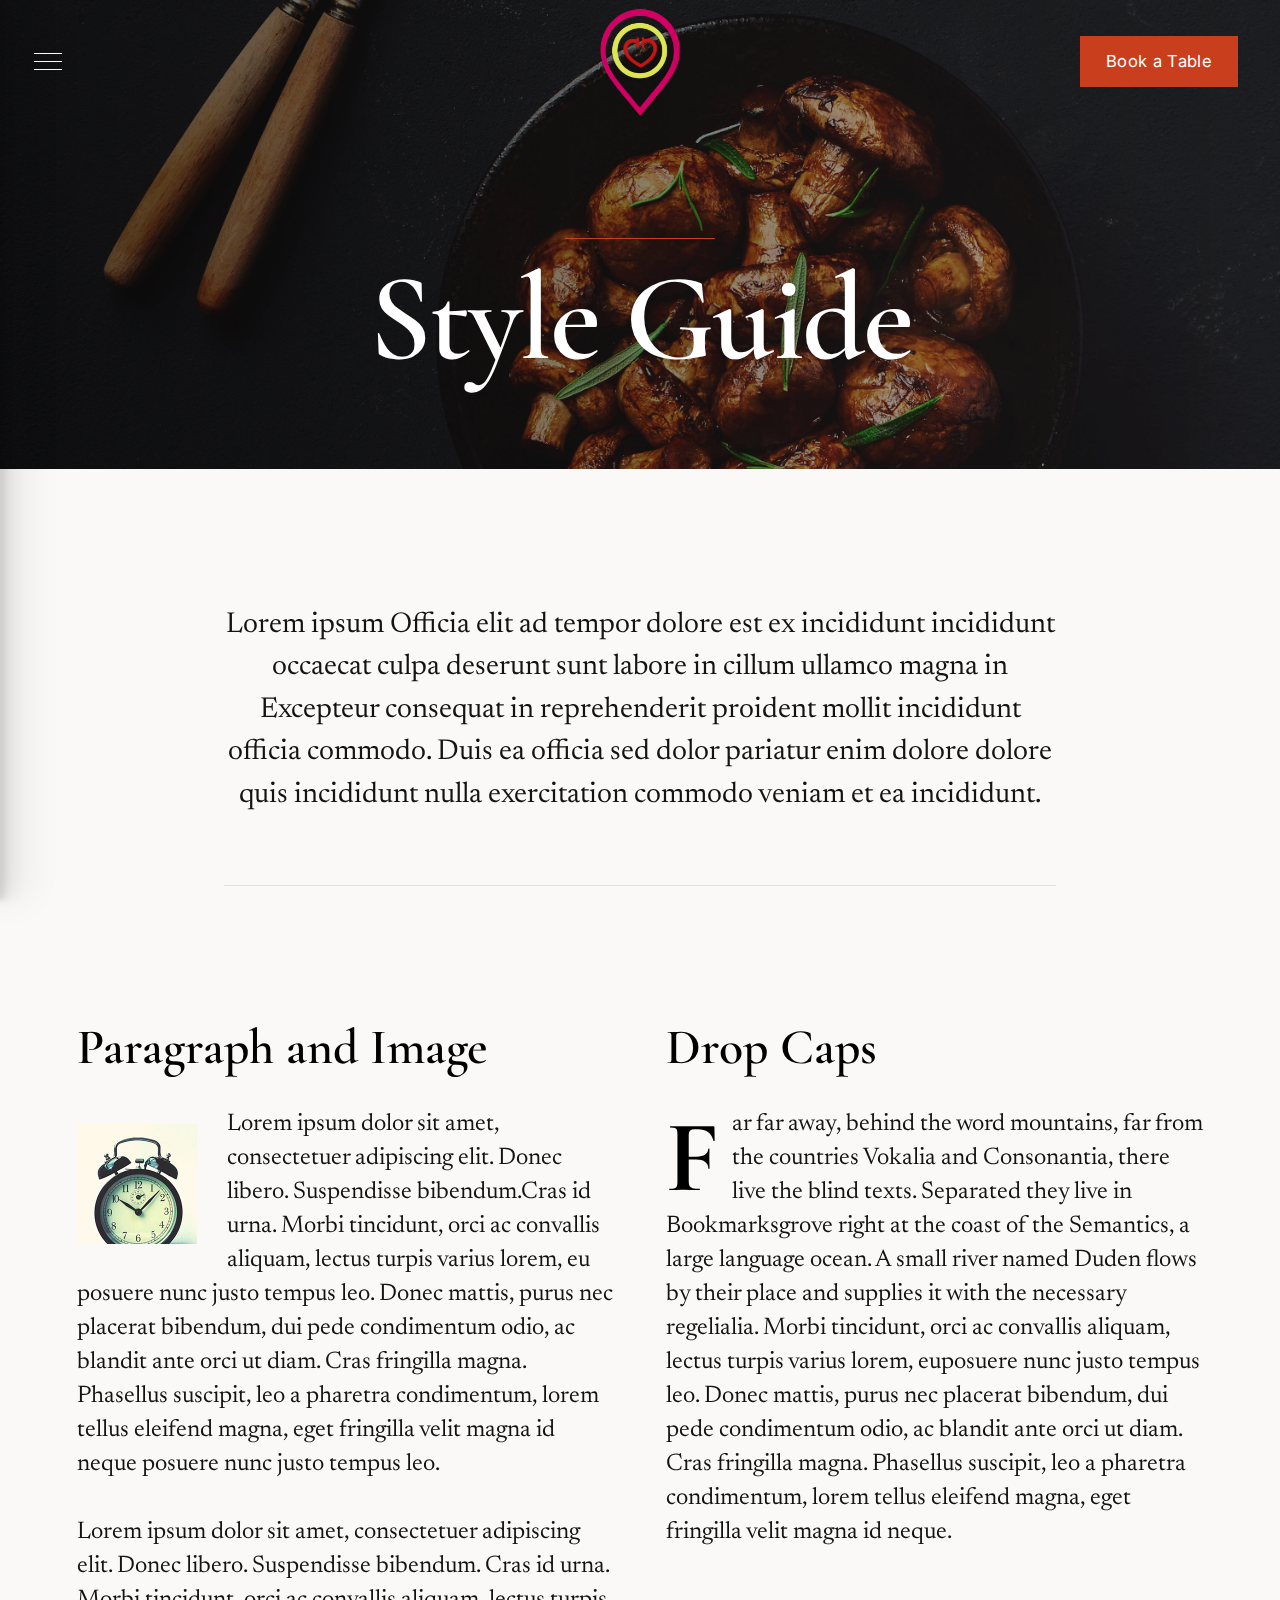
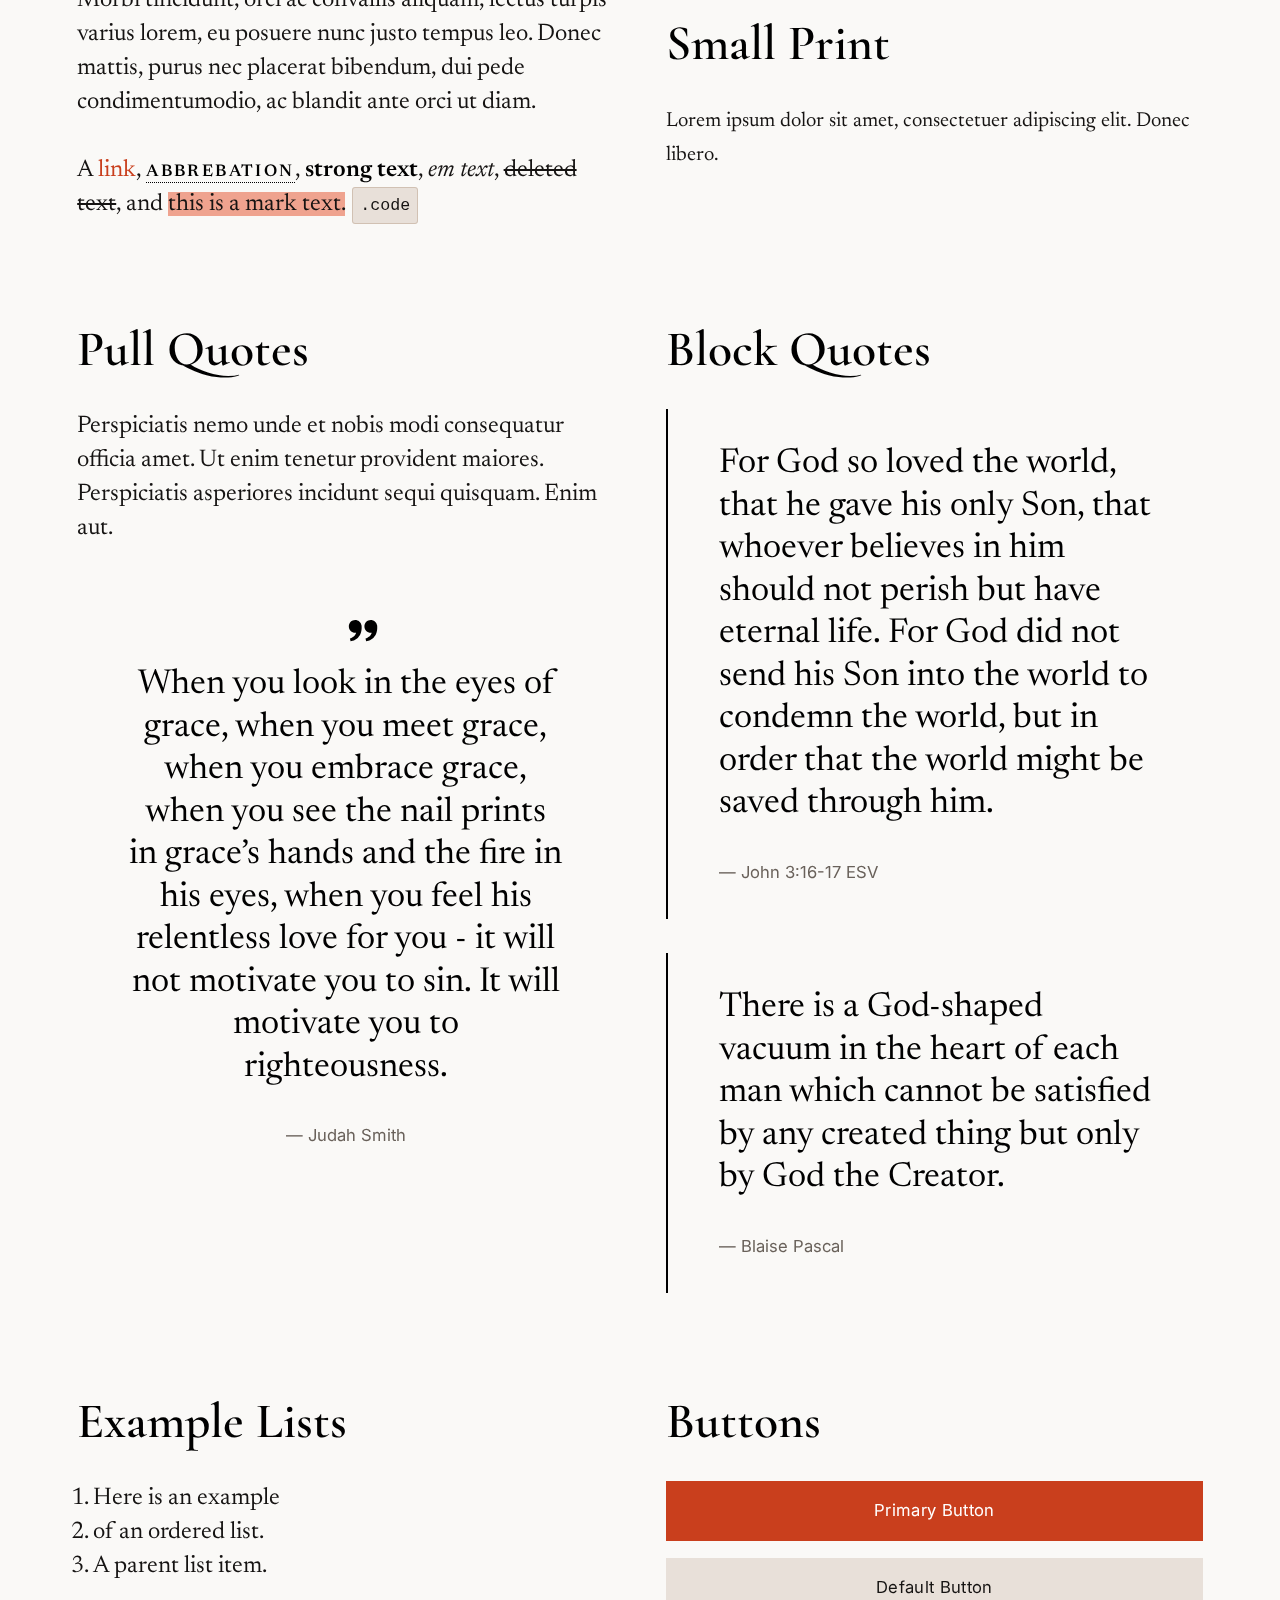
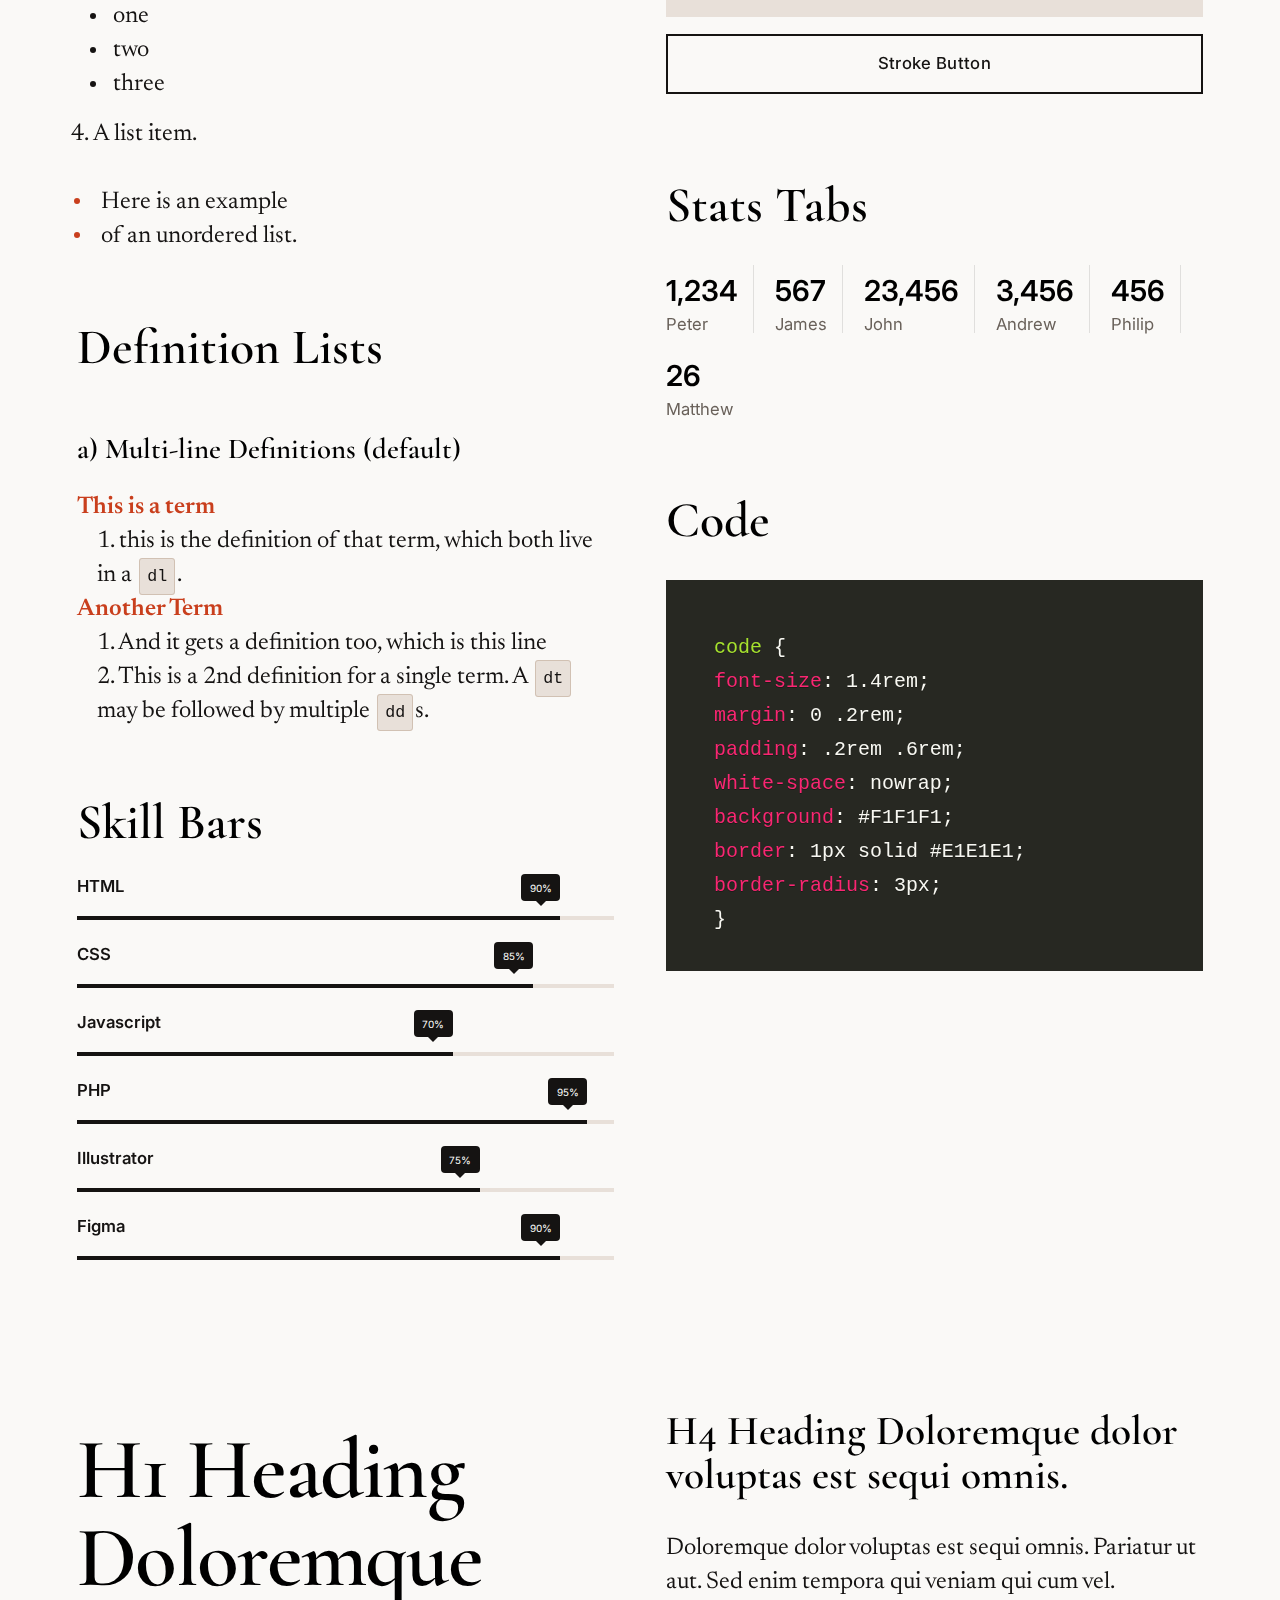
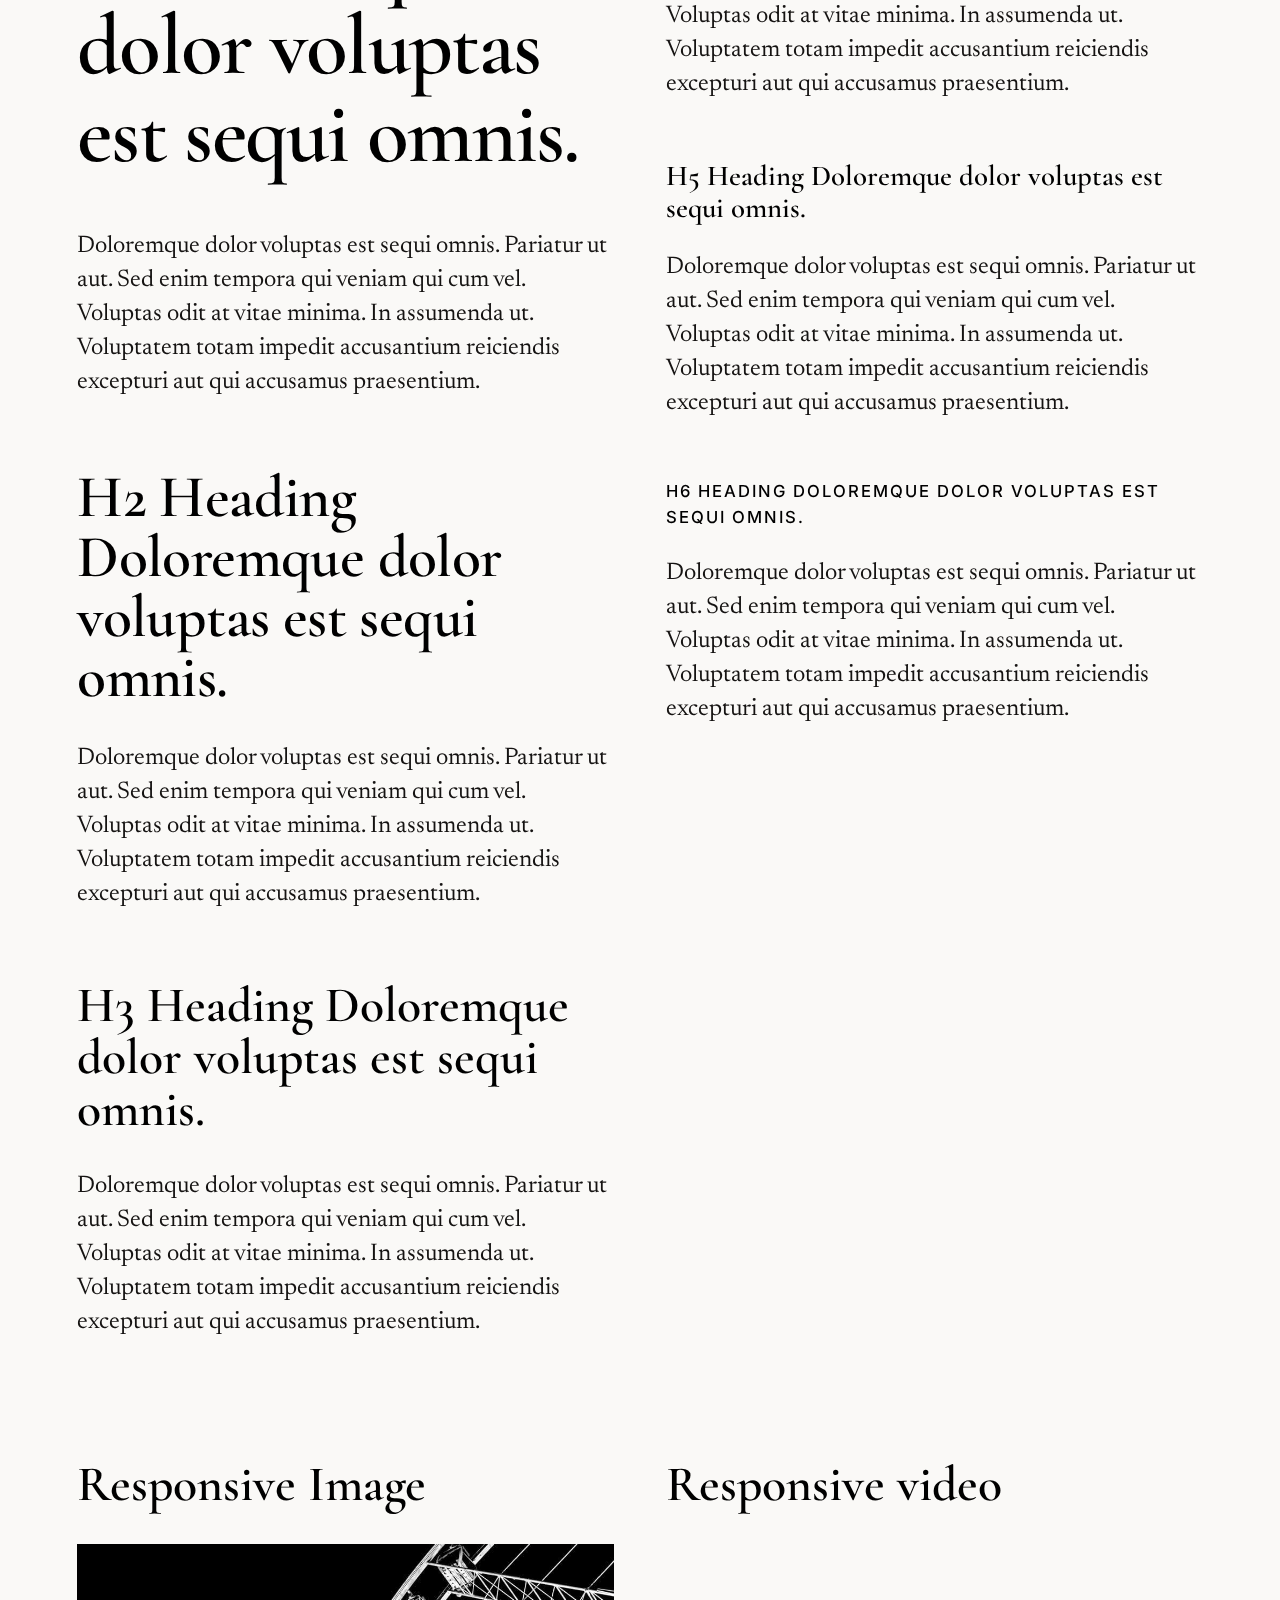
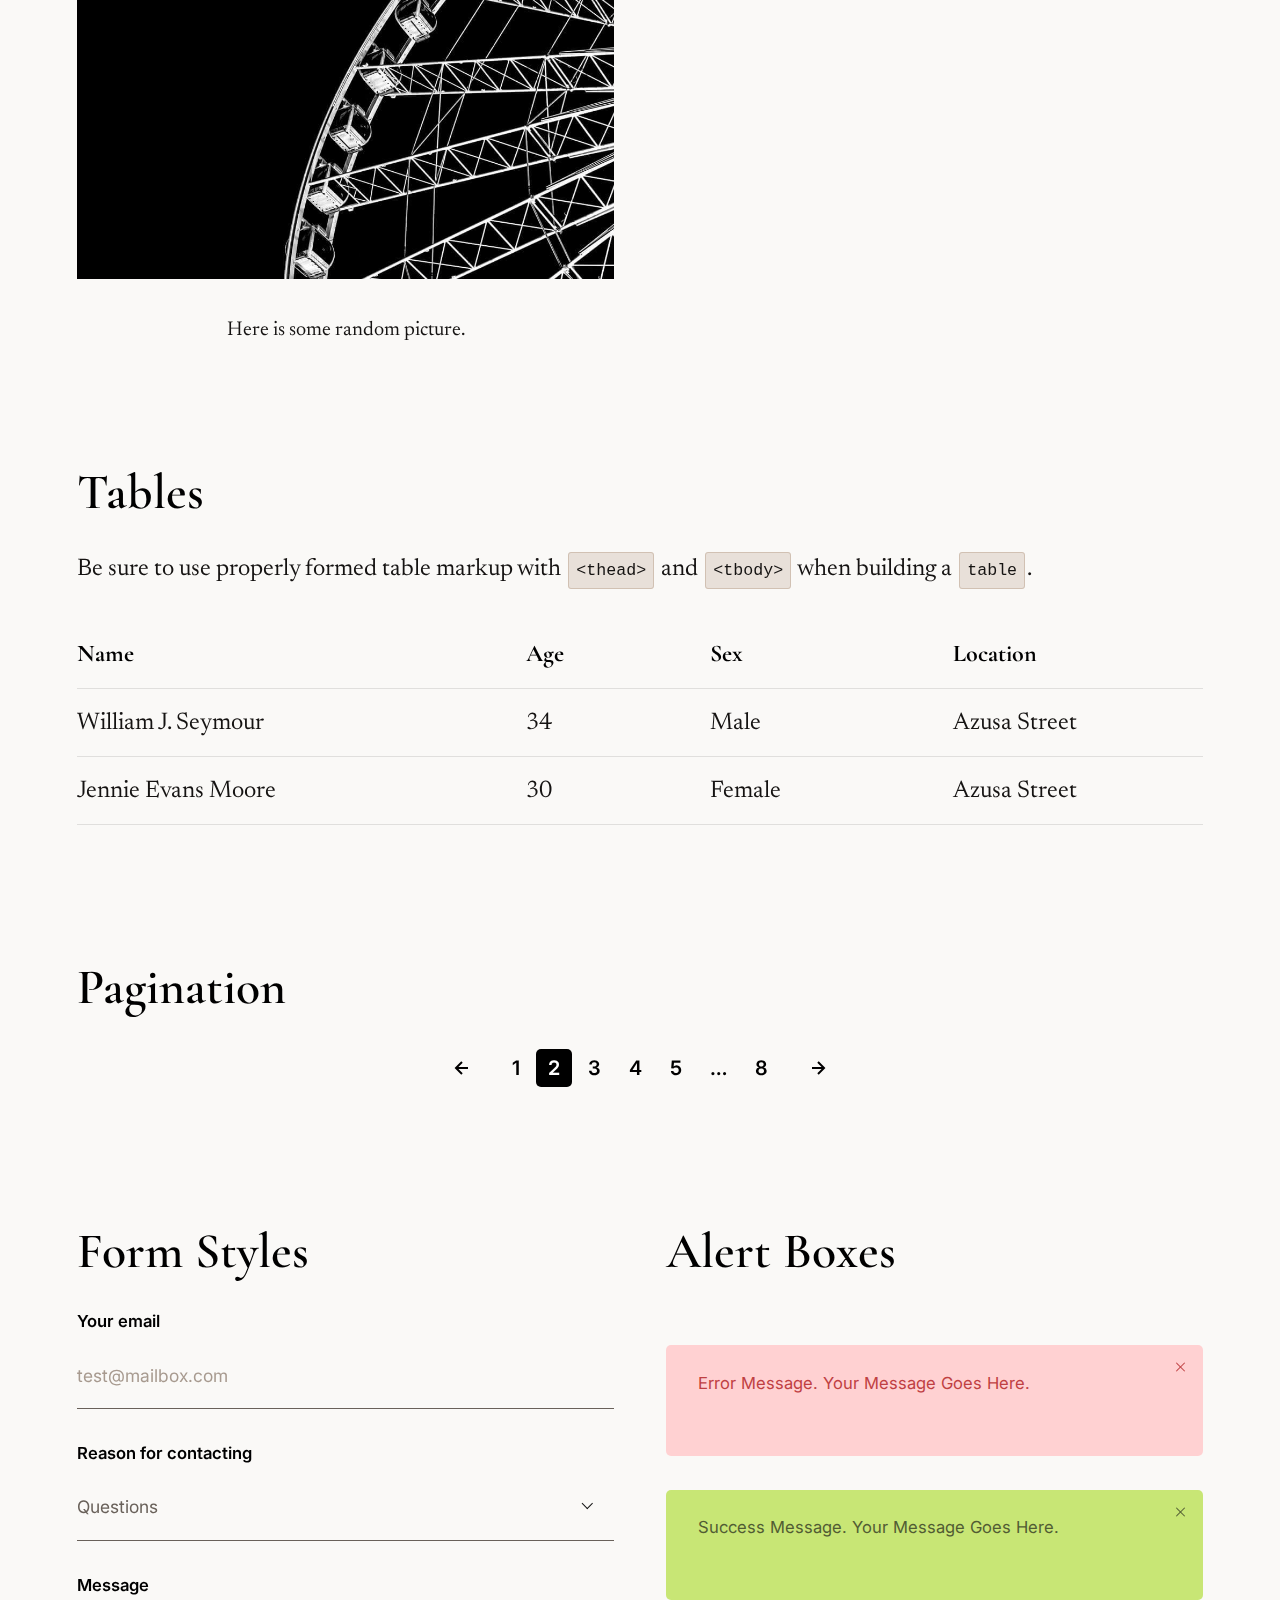
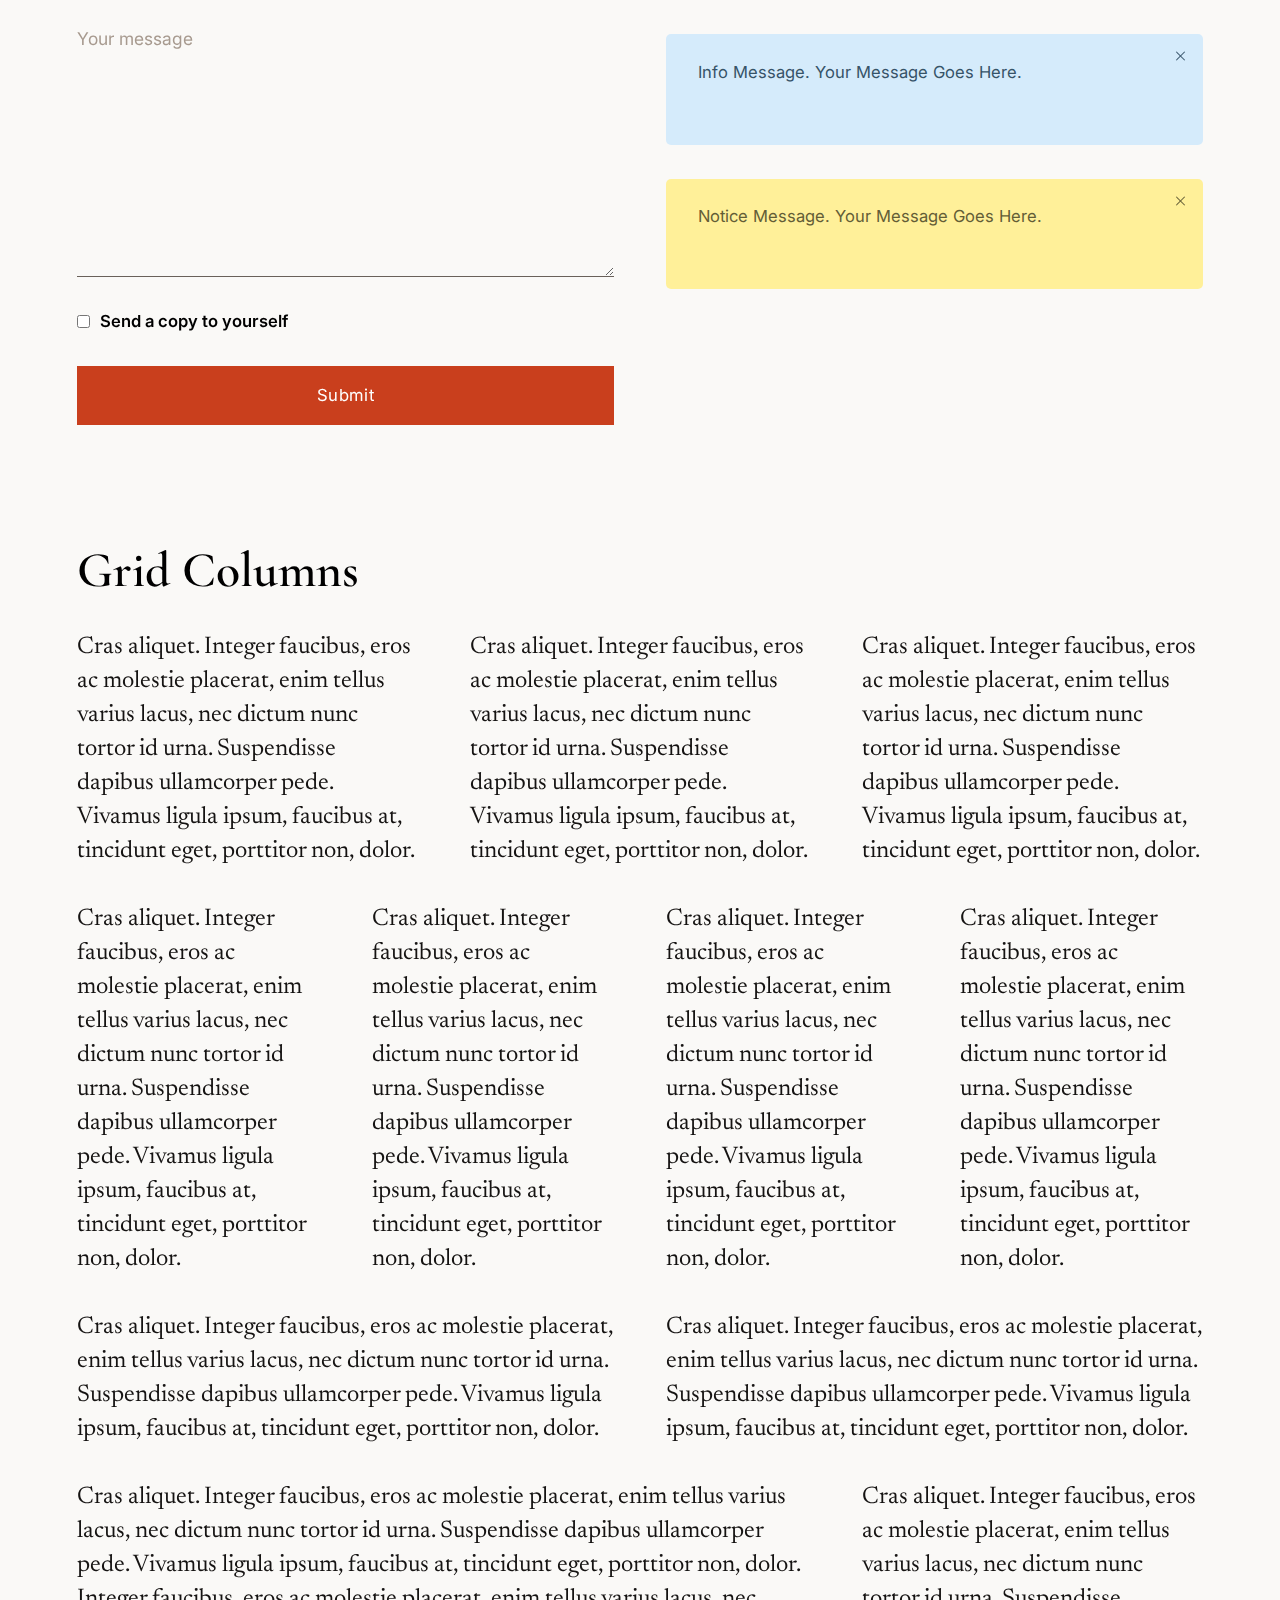
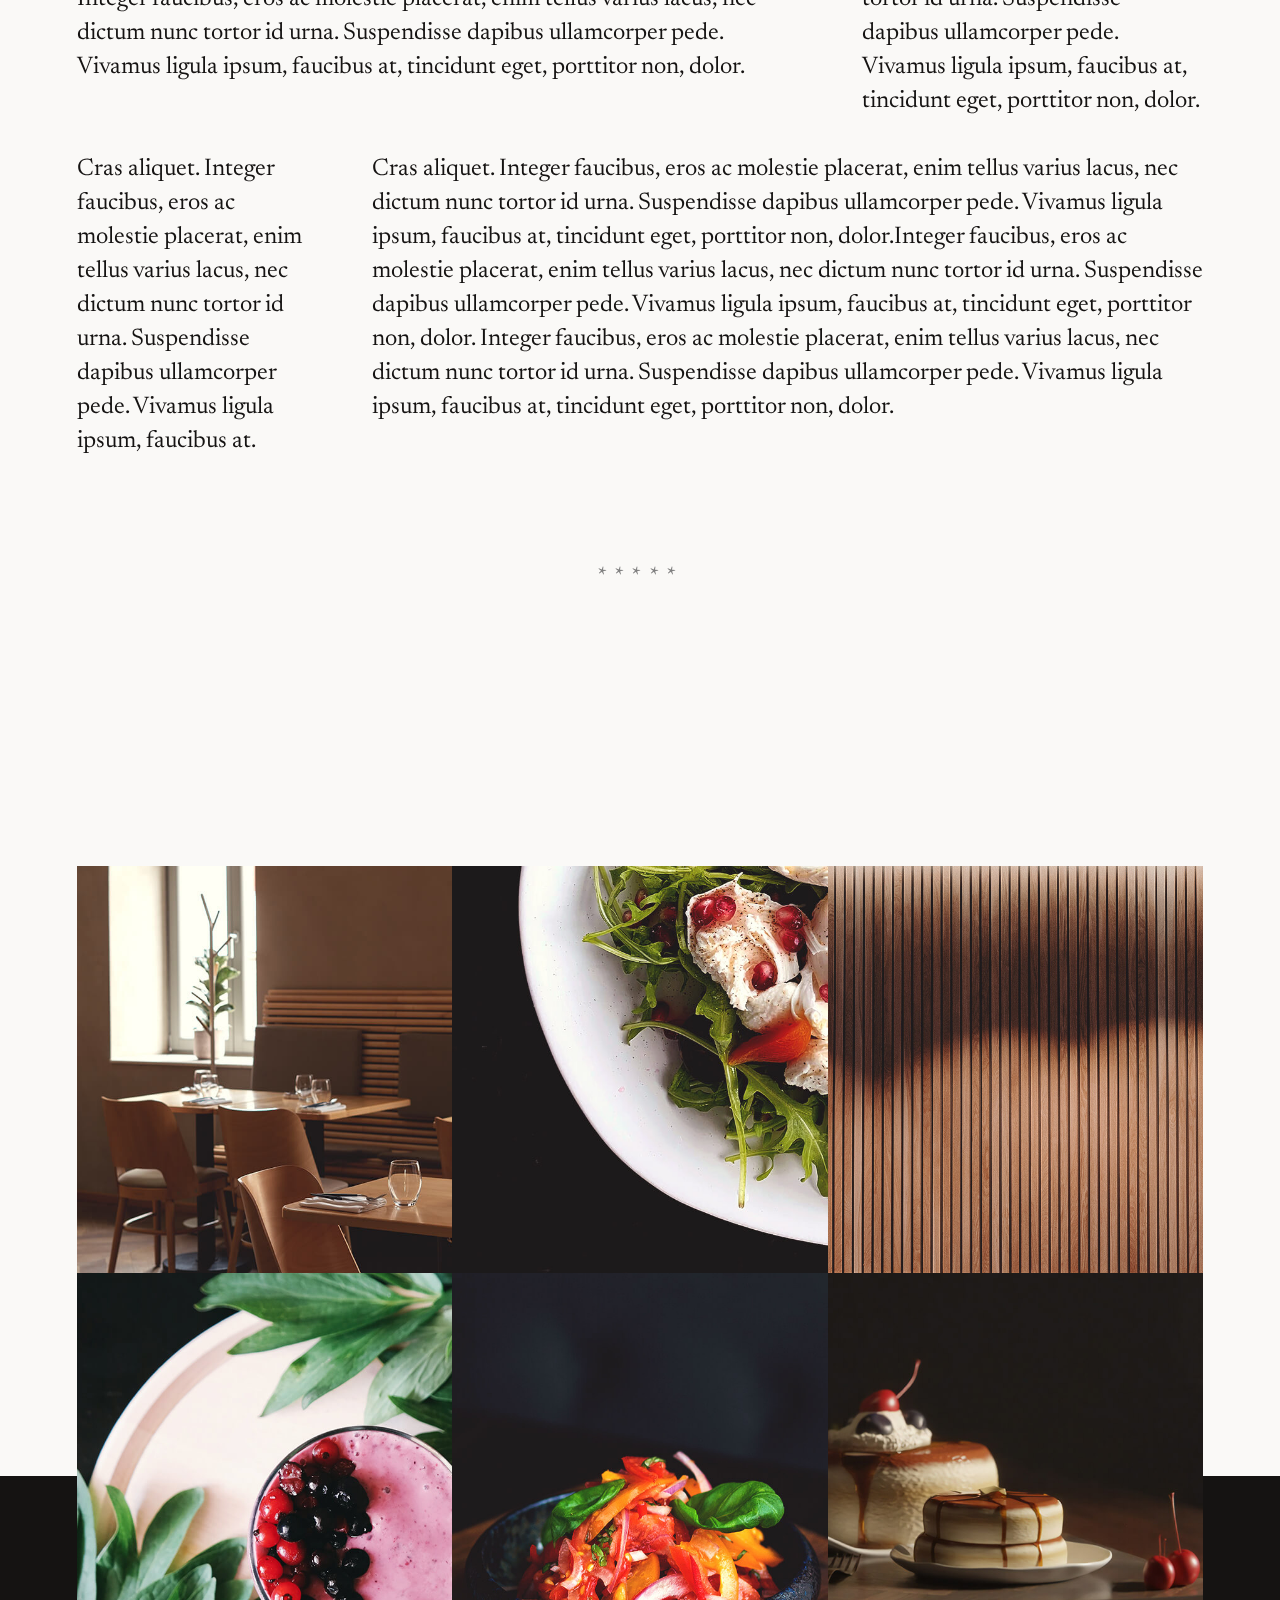
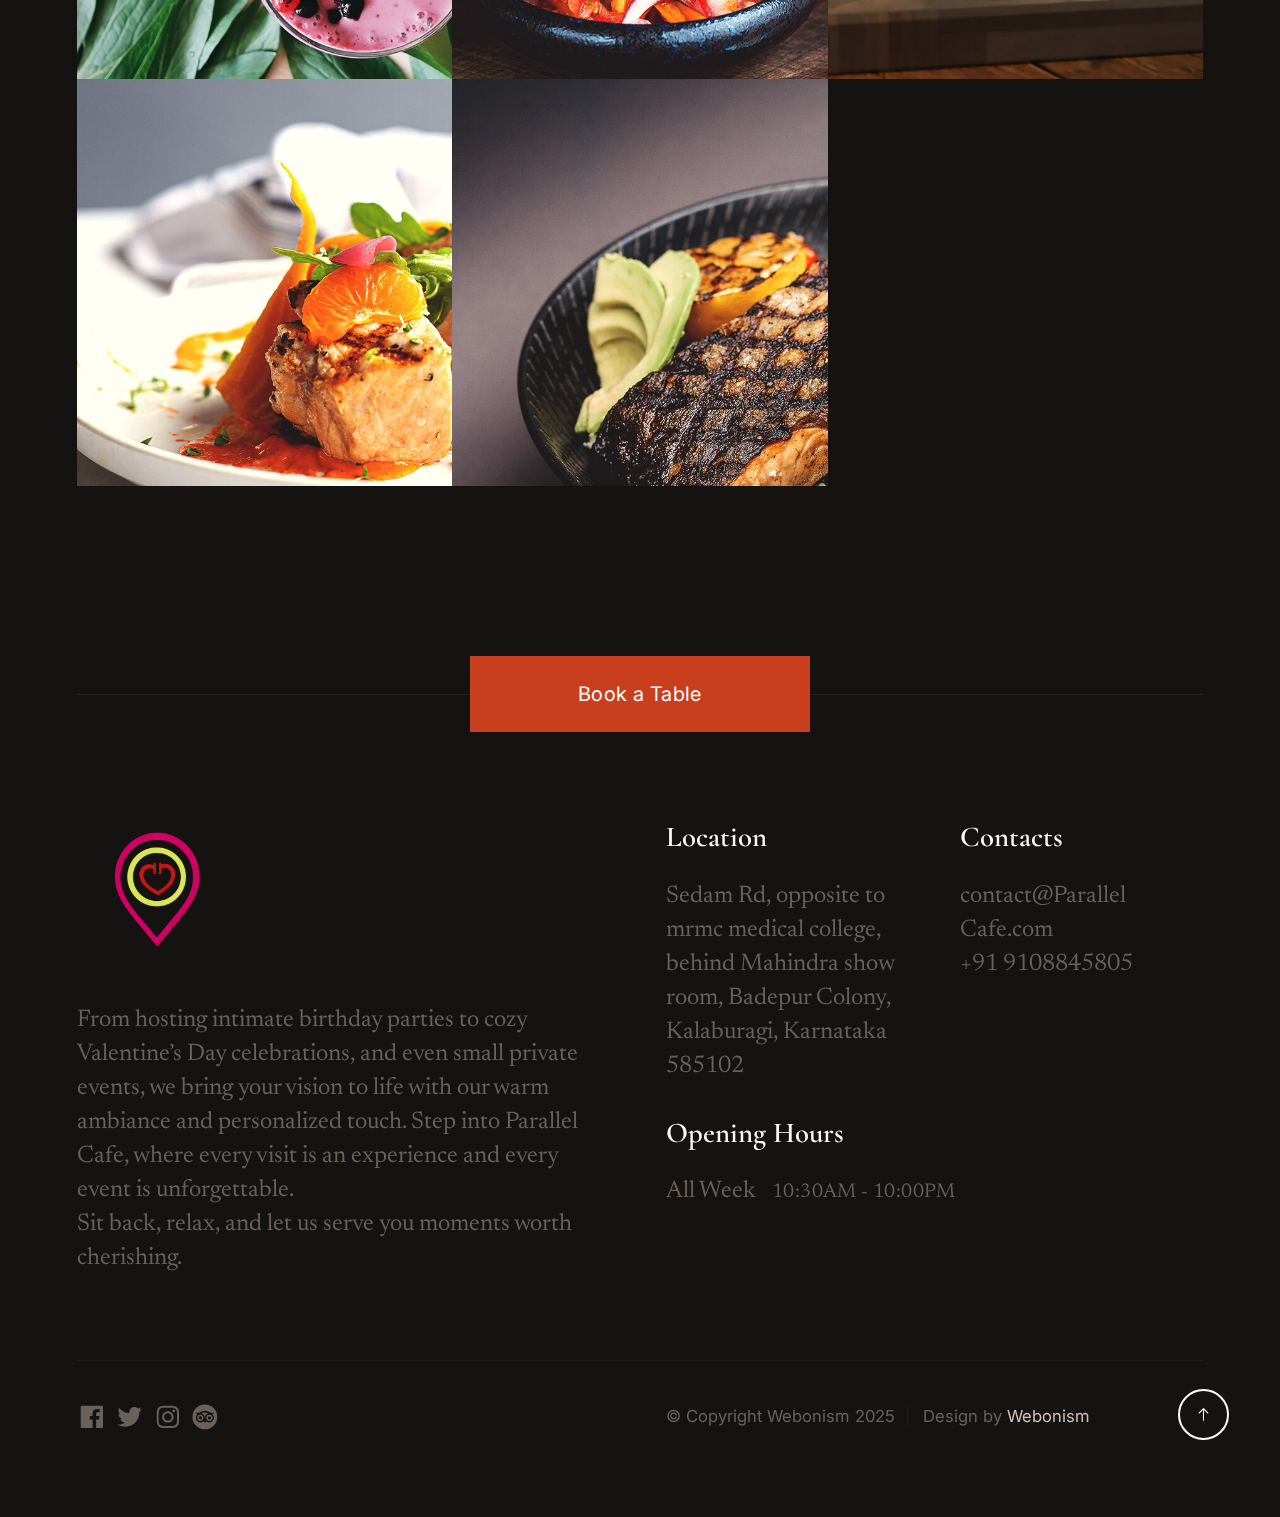
<file: styles.html>
<!DOCTYPE html>
<html lang="en" class="no-js" >
<head>

    <!--- basic page needs
    ================================================== -->
    <meta charset="utf-8">
    <meta name="viewport" content="width=device-width, initial-scale=1">
    <title>Styles - Parallel Cafe</title>

    <script>
        document.documentElement.classList.remove('no-js');
        document.documentElement.classList.add('js');
    </script>

    <!-- CSS
    ================================================== -->
    <link rel="stylesheet" href="css/vendor.css">
    <link rel="stylesheet" href="css/styles.css">

    <style type="text/css" media="screen">        
        .s-styles .intro h1 {
            margin-top: 0;
        }
    </style>

    <!-- favicons
    ================================================== -->
    <link rel="apple-touch-icon" sizes="180x180" href="apple-touch-icon.png">
    <link rel="icon" type="image/png" sizes="32x32" href="favicon-32x32.png">
    <link rel="icon" type="image/png" sizes="16x16" href="favicon-16x16.png">
    <link rel="manifest" href="site.webmanifest">

</head>


<body id="top">

    
    <!-- preloader
    ================================================== -->
    <div id="preloader">
        <div id="loader" class="dots-fade">
            <div></div>
            <div></div>
            <div></div>
        </div>
    </div>   

    <!-- page wrap
    ================================================== -->
    <div id="page" class="s-pagewrap">

        <div class="menu-underlay"></div>

        <!-- # site header 
        ================================================== -->
        <header class="s-header">

            <div class="s-header__block">

                <div class="s-header__logo">
                    <a class="logo" href="index.html">
                        <img src="images/image/log.png" alt="Homepage">
                    </a>
                </div>

                <a class="s-header__menu-toggle" href="#0"><span>Browse</span></a>

                <div class="s-header__cta">
                    <a href="reservations.html" class="btn btn--primary s-header__cta-btn">Book a Table</a>                        
                </div>

            </div> <!-- end s-header__block -->

            <nav class="s-header__nav">    

                <a href="#0" class="s-header__nav-close-btn" title="close"><span>Close</span></a>

                <div class="s-header__nav-logo">
                    <a href="index.html">
                        <img src="images/image/log.png" alt="Homepage">
                    </a>
                </div> <!-- s-header__nav-logo -->  

                <ul class="s-header__nav-links">
                    <li><a href="index.html">Home</a></li>
                    <li><a href="menu.html">Menu</a></li>
                    <li><a href="about.html">About</a></li>
                    <li><a href="reservations.html">Reservations</a></li>
                </ul> <!-- s-header__nav-links -->    

                <div class="s-header__nav-bottom">

                    <h6>Booking Request</h6>

                    <div class="s-header__booking">
                        <div class="s-header__booking-no"><a href="tel:+213123456">(213) 555-1234</a></div>
                    </div>

                    <ul class="s-header__nav-social social-list">
                        <li>
                            <a href="#0">
                                <svg xmlns="http://www.w3.org/2000/svg" width="24" height="24" viewBox="0 0 24 24" style="fill:rgba(0, 0, 0, 1);transform:;-ms-filter:"><path d="M20,3H4C3.447,3,3,3.448,3,4v16c0,0.552,0.447,1,1,1h8.615v-6.96h-2.338v-2.725h2.338v-2c0-2.325,1.42-3.592,3.5-3.592 c0.699-0.002,1.399,0.034,2.095,0.107v2.42h-1.435c-1.128,0-1.348,0.538-1.348,1.325v1.735h2.697l-0.35,2.725h-2.348V21H20 c0.553,0,1-0.448,1-1V4C21,3.448,20.553,3,20,3z"></path></svg>
                                <span class="u-screen-reader-text">Facebook</span>
                            </a>
                        </li>
                        <li>
                            <a href="#0">
                                <svg xmlns="http://www.w3.org/2000/svg" width="24" height="24" viewBox="0 0 24 24" style="fill:rgba(0, 0, 0, 1);transform:;-ms-filter:"><path d="M19.633,7.997c0.013,0.175,0.013,0.349,0.013,0.523c0,5.325-4.053,11.461-11.46,11.461c-2.282,0-4.402-0.661-6.186-1.809 c0.324,0.037,0.636,0.05,0.973,0.05c1.883,0,3.616-0.636,5.001-1.721c-1.771-0.037-3.255-1.197-3.767-2.793 c0.249,0.037,0.499,0.062,0.761,0.062c0.361,0,0.724-0.05,1.061-0.137c-1.847-0.374-3.23-1.995-3.23-3.953v-0.05 c0.537,0.299,1.16,0.486,1.82,0.511C3.534,9.419,2.823,8.184,2.823,6.787c0-0.748,0.199-1.434,0.548-2.032 c1.983,2.443,4.964,4.04,8.306,4.215c-0.062-0.3-0.1-0.611-0.1-0.923c0-2.22,1.796-4.028,4.028-4.028 c1.16,0,2.207,0.486,2.943,1.272c0.91-0.175,1.782-0.512,2.556-0.973c-0.299,0.935-0.936,1.721-1.771,2.22 c0.811-0.088,1.597-0.312,2.319-0.624C21.104,6.712,20.419,7.423,19.633,7.997z"></path></svg>
                                <span class="u-screen-reader-text">Twitter</span>
                            </a>
                        </li>
                        <li>
                            <a href="#0">
                                <svg xmlns="http://www.w3.org/2000/svg" width="24" height="24" viewBox="0 0 24 24" style="fill:rgba(0, 0, 0, 1);transform:;-ms-filter:"><path d="M11.999,7.377c-2.554,0-4.623,2.07-4.623,4.623c0,2.554,2.069,4.624,4.623,4.624c2.552,0,4.623-2.07,4.623-4.624 C16.622,9.447,14.551,7.377,11.999,7.377L11.999,7.377z M11.999,15.004c-1.659,0-3.004-1.345-3.004-3.003 c0-1.659,1.345-3.003,3.004-3.003s3.002,1.344,3.002,3.003C15.001,13.659,13.658,15.004,11.999,15.004L11.999,15.004z"></path><circle cx="16.806" cy="7.207" r="1.078"></circle><path d="M20.533,6.111c-0.469-1.209-1.424-2.165-2.633-2.632c-0.699-0.263-1.438-0.404-2.186-0.42 c-0.963-0.042-1.268-0.054-3.71-0.054s-2.755,0-3.71,0.054C7.548,3.074,6.809,3.215,6.11,3.479C4.9,3.946,3.945,4.902,3.477,6.111 c-0.263,0.7-0.404,1.438-0.419,2.186c-0.043,0.962-0.056,1.267-0.056,3.71c0,2.442,0,2.753,0.056,3.71 c0.015,0.748,0.156,1.486,0.419,2.187c0.469,1.208,1.424,2.164,2.634,2.632c0.696,0.272,1.435,0.426,2.185,0.45 c0.963,0.042,1.268,0.055,3.71,0.055s2.755,0,3.71-0.055c0.747-0.015,1.486-0.157,2.186-0.419c1.209-0.469,2.164-1.424,2.633-2.633 c0.263-0.7,0.404-1.438,0.419-2.186c0.043-0.962,0.056-1.267,0.056-3.71s0-2.753-0.056-3.71C20.941,7.57,20.801,6.819,20.533,6.111z M19.315,15.643c-0.007,0.576-0.111,1.147-0.311,1.688c-0.305,0.787-0.926,1.409-1.712,1.711c-0.535,0.199-1.099,0.303-1.67,0.311 c-0.95,0.044-1.218,0.055-3.654,0.055c-2.438,0-2.687,0-3.655-0.055c-0.569-0.007-1.135-0.112-1.669-0.311 c-0.789-0.301-1.414-0.923-1.719-1.711c-0.196-0.534-0.302-1.099-0.311-1.669c-0.043-0.95-0.053-1.218-0.053-3.654 c0-2.437,0-2.686,0.053-3.655c0.007-0.576,0.111-1.146,0.311-1.687c0.305-0.789,0.93-1.41,1.719-1.712 c0.534-0.198,1.1-0.303,1.669-0.311c0.951-0.043,1.218-0.055,3.655-0.055c2.437,0,2.687,0,3.654,0.055 c0.571,0.007,1.135,0.112,1.67,0.311c0.786,0.303,1.407,0.925,1.712,1.712c0.196,0.534,0.302,1.099,0.311,1.669 c0.043,0.951,0.054,1.218,0.054,3.655c0,2.436,0,2.698-0.043,3.654H19.315z"></path></svg>
                                <span class="u-screen-reader-text">Instagram</span>
                            </a>
                        </li>
                        <li>
                            <a href="#0">
                                <svg xmlns="http://www.w3.org/2000/svg" width="24" height="24" viewBox="0 0 24 24" style="fill: rgba(0, 0, 0, 1);transform: ;msFilter:;"><path d="M8.31 10.28a2.5 2.5 0 1 0 2.5 2.49 2.5 2.5 0 0 0-2.5-2.49zm0 3.8a1.31 1.31 0 1 1 0-2.61 1.31 1.31 0 1 1 0 2.61zm7.38-3.8a2.5 2.5 0 1 0 2.5 2.49 2.5 2.5 0 0 0-2.5-2.49zM17 12.77a1.31 1.31 0 1 1-1.31-1.3 1.31 1.31 0 0 1 1.31 1.3z"></path><path d="M12 2a10 10 0 1 0 10 10A10 10 0 0 0 12 2zm7.38 10.77a3.69 3.69 0 0 1-6.2 2.71L12 16.77l-1.18-1.29a3.69 3.69 0 1 1-5-5.44l-1.2-1.3H7.3a8.33 8.33 0 0 1 9.41 0h2.67l-1.2 1.31a3.71 3.71 0 0 1 1.2 2.72z"></path><path d="M14.77 9.05a7.19 7.19 0 0 0-5.54 0A4.06 4.06 0 0 1 12 12.7a4.08 4.08 0 0 1 2.77-3.65z"></path></svg>
                                <span class="u-screen-reader-text">Tripadvisor</span>
                            </a>
                        </li>
                    </ul> 
                </div> <!-- s-header__nav-bottom -->  

            </nav> <!-- end s-header__nav -->

        </header> <!-- end s-header -->

        
        <!-- # main content
        ================================================== -->
        <article class="s-content">

            <!-- ## pageheader -->
            <section class="s-pageheader pageheader" style="background-image:url(images/pageheader/pageheader-generic-bg-3000.jpg)">
                <div class="row">
                    <div class="column xl-12 s-pageheader__content">
                        <h1 class="page-title">                        
                            Style Guide
                        </h1>                    
                    </div>
                </div>
            </section> 
            
            <!-- ## pagecontent -->
            <section class="s-pagecontent s-styles pagecontent">

                <div class="row row-x-center text-center">

                    <div class="column xl-9 md-12 intro">

                        <p class="lead">Lorem ipsum Officia elit ad tempor dolore est ex incididunt incididunt occaecat culpa deserunt 
                        sunt labore in cillum ullamco magna in Excepteur consequat in reprehenderit proident mollit incididunt officia commodo.
                        Duis ea officia sed dolor pariatur enim dolore dolore quis incididunt nulla exercitation commodo veniam et ea incididunt.
                        </p>
    
                        <hr>
                    </div>
    
                </div> <!-- end row -->
        
                <div class="row">
        
                    <div class="column xl-6 md-12">
        
                        <h3>Paragraph and Image</h3>
        
                        <p><a href="#"><img width="120" height="120" class="u-pull-left" alt="sample-image" src="images/sample-image.jpg"></a>
                        Lorem ipsum dolor sit amet, consectetuer adipiscing elit. Donec libero. Suspendisse bibendum.Cras id urna. Morbi 
                        tincidunt, orci ac convallis aliquam, lectus turpis varius lorem, eu posuere nunc justo tempus leo. Donec mattis, 
                        purus nec placerat bibendum, dui pede condimentum odio, ac blandit ante orci ut diam. Cras fringilla magna. 
                        Phasellus suscipit, leo a pharetra condimentum, lorem tellus eleifend magna, eget fringilla velit magna id 
                        neque posuere nunc justo tempus leo. </p>
        
                        <p>
                        Lorem ipsum dolor sit amet, consectetuer adipiscing elit. Donec libero. Suspendisse bibendum. Cras id urna. 
                        Morbi tincidunt, orci ac convallis aliquam, lectus turpis varius lorem, eu posuere nunc justo tempus leo. 
                        Donec mattis, purus nec placerat bibendum, dui pede condimentumodio, ac blandit ante orci ut diam.	
                        </p>
        
                        <p>A <a href="#">link</a>,
                        <abbr title="this really isn't a very good description">abbrebation</abbr>,
                        <strong>strong text</strong>,
                        <em>em text</em>,
                        <del>deleted text</del>, and
                        <mark>this is a mark text.</mark>
                        <code>.code</code>
                        </p>
        
                    </div>
        
                    <div class="column xl-6 md-12">
        
                        <h3>Drop Caps</h3>
        
                        <p class="drop-cap">Far far away, behind the word mountains, far from the countries Vokalia and Consonantia,
                        there live the blind texts. Separated they live in Bookmarksgrove right at the coast of the
                        Semantics, a large language ocean. A small river named Duden flows by their place and supplies it with the 
                        necessary regelialia. Morbi tincidunt, orci ac convallis aliquam, lectus turpis varius lorem, 
                        euposuere nunc justo tempus leo. Donec mattis, purus nec placerat bibendum, dui pede condimentum odio, 
                        ac blandit ante orci ut diam. Cras fringilla magna. Phasellus suscipit, leo a pharetra condimentum, 
                        lorem tellus eleifend magna, eget fringilla velit magna id neque.
                        </p>
        
                        <h3>Small Print</h3>
        
                        <p><small>Lorem ipsum dolor sit amet, consectetuer adipiscing elit. Donec libero.</small></p>                    
                 
                    </div>
        
                </div> <!-- end row -->
        
                <div class="row">
        
                    <div class="column xl-6 md-12">
        
                        <h3 class="u-add-bottom">Pull Quotes</h3>
        
                        <p>
                        Perspiciatis nemo unde et nobis modi consequatur officia amet. Ut enim 
                        tenetur provident maiores. Perspiciatis asperiores incidunt sequi 
                        quisquam. Enim aut. 
                        </p>
        
                        <figure class="pull-quote">
                            <blockquote>
                                <p>
                                When you look in the eyes of grace, when you meet grace, 
                                when you embrace grace, when you see the nail prints in 
                                grace’s hands and the fire in his eyes, when you feel his 
                                relentless love for you - it will not motivate you to sin. 
                                It will motivate you to righteousness.
                                </p>
        
                                <footer>
                                    <cite>Judah Smith</cite>
                                </footer>
                            </blockquote>
                        </figure>
        
        
                    </div>
        
                    <div class="column xl-6 md-12">
        
                        <h3 class="h-add-bottom">Block Quotes</h3>
        
                        <blockquote cite="http://where-i-got-my-info-from.com">
                            <p>
                            For God so loved the world, that he gave his only Son, that whoever believes in 
                            him should not perish but have eternal life. For God did not send his Son into 
                            the world to condemn the world, but in order that the world might be 
                            saved through him.
                            </p>
        
                            <footer>
                                <cite>
                                    <a href="#0">John 3:16-17 ESV</a>
                                </cite>
                            </footer>
        
                        </blockquote>
        
                        <blockquote>
                            <p>There is a God-shaped vacuum in the heart of each man which cannot be satisfied 
                            by any created thing but only by God the Creator.</p>
        
                            <footer>
                                <cite>Blaise Pascal</cite>
                            </footer>
        
                        </blockquote>
        
                    </div>
        
                </div> <!-- end row -->
        
                <div class="row u-add-half-bottom">
        
                    <div class="column xl-6 md-12">
        
                        <h3>Example Lists</h3>
        
                        <ol>
                            <li>Here is an example</li>
                            <li>of an ordered list.</li>
                            <li>A parent list item.
                                <ul>
                                    <li>one</li>
                                    <li>two</li>
                                    <li>three</li>
                                </ul>
                                </li>
                                <li>A list item.</li>
                            </ol>
        
                        <ul class="disc">
                            <li>Here is an example</li>
                            <li>of an unordered list.</li>
                        </ul>
        
                        <h3>Definition Lists</h3>
        
                        <h5>a) Multi-line Definitions (default) </h5>
        
                        <dl class="dictionary-style">
                            <dt><strong>This is a term</strong></dt>
                                <dd>this is the definition of that term, which both live in a <code>dl</code>.</dd>
                            <dt><strong>Another Term</strong></dt>
                                <dd>And it gets a definition too, which is this line</dd>
                                <dd>This is a 2<sup>nd</sup> definition for a single term. A <code>dt</code> may be followed by multiple <code>dd</code>s.</dd>
                        </dl>
        
                        <h3 class="u-add-bottom">Skill Bars</h3>
        
                        <ul class="skill-bars">
                            <li>
                            <div class="progress percent90"><span>90%</span></div>
                            <strong>HTML</strong>
                            </li>
                            <li>
                            <div class="progress percent85"><span>85%</span></div>
                            <strong>CSS</strong>
                            </li>
                            <li>
                            <div class="progress percent70"><span>70%</span></div>
                            <strong>Javascript</strong>
                            </li>
                            <li>
                            <div class="progress percent95"><span>95%</span></div>
                            <strong>PHP</strong>
                            </li>
                            <li>
                            <div class="progress percent75"><span>75%</span></div>
                            <strong>Illustrator</strong>
                            </li>
                            <li>
                            <div class="progress percent90"><span>90%</span></div>
                            <strong>Figma</strong>
                            </li>
                        </ul>
        
                    </div>
        
                    <div class="column xl-6 md-12">
        
                        <h3 class="u-add-bottom">Buttons</h3>
        
                        <p>
                            <a class="btn btn--primary u-fullwidth" href="#0">Primary Button</a>
                            <a class="btn u-fullwidth" href="#0">Default Button</a>
                            <a class="btn btn--stroke u-fullwidth" href="#0">Stroke Button</a>
                        </p>
        
                        <h3>Stats Tabs</h3>
        
                        <ul class="stats-tabs">
                            <li><a href="#0">1,234 <em>Peter</em></a></li>
                            <li><a href="#0">567 <em>James</em></a></li>
                            <li><a href="#0">23,456 <em>John</em></a></li>
                            <li><a href="#0">3,456 <em>Andrew</em></a></li>
                            <li><a href="#0">456 <em>Philip</em></a></li>
                            <li><a href="#0">26 <em>Matthew</em></a></li>
                        </ul>
        
                        <h3 class="u-add-bottom">Code</h3>
        
<pre><code class="language-css">
    code {
    font-size: 1.4rem;
    margin: 0 .2rem;
    padding: .2rem .6rem;
    white-space: nowrap;
    background: #F1F1F1;
    border: 1px solid #E1E1E1;	
    border-radius: 3px;
    }
</code></pre>
        
                    </div>
        
                </div> <!-- end row -->
        
                <div class="row u-add-half-bottom">
        
                    <div class="column xl-6 md-12">
                            
                        <h1>H1 Heading Doloremque dolor voluptas est sequi omnis.</h1>
                        <p>Doloremque dolor voluptas est sequi omnis. Pariatur ut aut. Sed enim tempora qui veniam qui cum vel. 
                        Voluptas odit at vitae minima. In assumenda ut. Voluptatem totam impedit accusantium reiciendis excepturi aut qui accusamus praesentium.</p>
        
                        <h2>H2 Heading Doloremque dolor voluptas est sequi omnis.</h2>
                        <p>Doloremque dolor voluptas est sequi omnis. Pariatur ut aut. Sed enim tempora qui veniam qui cum vel. 
                        Voluptas odit at vitae minima. In assumenda ut. Voluptatem totam impedit accusantium reiciendis excepturi aut qui accusamus praesentium.</p>
        
                        <h3>H3 Heading Doloremque dolor voluptas est sequi omnis.</h3>
                        <p>Doloremque dolor voluptas est sequi omnis. Pariatur ut aut. Sed enim tempora qui veniam qui cum vel. 
                        Voluptas odit at vitae minima. In assumenda ut. Voluptatem totam impedit accusantium reiciendis excepturi aut qui accusamus praesentium.</p>
        
                        
                    </div>
        
                    <div class="column xl-6 md-12">
                        <h4>H4 Heading Doloremque dolor voluptas est sequi omnis.</h4>
                        <p>Doloremque dolor voluptas est sequi omnis. Pariatur ut aut. Sed enim tempora qui veniam qui cum vel. 
                        Voluptas odit at vitae minima. In assumenda ut. Voluptatem totam impedit accusantium reiciendis excepturi aut qui accusamus praesentium.</p>
        
                        <h5>H5 Heading Doloremque dolor voluptas est sequi omnis.</h5>
                        <p>Doloremque dolor voluptas est sequi omnis. Pariatur ut aut. Sed enim tempora qui veniam qui cum vel. 
                        Voluptas odit at vitae minima. In assumenda ut. Voluptatem totam impedit accusantium reiciendis excepturi aut qui accusamus praesentium.</p>
        
                        <h6>H6 Heading Doloremque dolor voluptas est sequi omnis.</h6>
                        <p>Doloremque dolor voluptas est sequi omnis. Pariatur ut aut. Sed enim tempora qui veniam qui cum vel. 
                        Voluptas odit at vitae minima. In assumenda ut. Voluptatem totam impedit accusantium reiciendis excepturi aut qui accusamus praesentium.</p>
            
                        
                    </div>
        
                </div> <!-- end row -->
        
                <div class="row u-add-half-bottom">
        
                    <div class="column xl-6 md-12">
        
                        <h3 class="u-add-bottom">Responsive Image</h3>
        
                        <figure>
                            <img src="images/wheel-500.jpg" 
                            srcset="images/wheel-1000.jpg 1000w, 
                            images/wheel-500.jpg 500w" 
                            sizes="(max-width: 1000px) 100vw, 1000px" alt="">
        
                            <figcaption>
                                Here is some random picture.
                            </figcaption>
                        </figure>
        
                    </div>
        
                    <div class="column xl-6 md-12">
        
                        <h3 class="u-add-bottom">Responsive video</h3>
        
                        <div class="video-container">
                        <iframe src="https://player.vimeo.com/video/14592941?color=00a650&title=0&byline=0&portrait=0" width="500" height="281" frameborder="0" webkitallowfullscreen mozallowfullscreen allowfullscreen></iframe> 
                        </div>
        
                    </div>
                    
                </div> <!-- end row -->
        
                <div class="row u-add-bottom">
        
                    <div class="column xl-12">
        
                        <h3>Tables</h3>
                        <p>Be sure to use properly formed table markup with <code>&lt;thead&gt;</code> and <code>&lt;tbody&gt;</code> when building a <code>table</code>.</p>
        
                        <div class="table-responsive">
        
                            <table>
                                    <thead>
                                    <tr>
                                        <th>Name</th>
                                        <th>Age</th>
                                        <th>Sex</th>
                                        <th>Location</th>
                                    </tr>
                                    </thead>
                                    <tbody>
                                    <tr>
                                        <td>William J. Seymour</td>
                                        <td>34</td>
                                        <td>Male</td>
                                        <td>Azusa Street</td>
                                    </tr>
                                    <tr>
                                        <td>Jennie Evans Moore</td>
                                        <td>30</td>
                                        <td>Female</td>
                                        <td>Azusa Street</td>
                                    </tr>
                                    </tbody>
                            </table>
        
                        </div>
        
                    </div>
                    
                </div> <!-- end row -->
        
                <div class="row">
        
                    <div class="column xl-12">
                        <h3>Pagination</h3>
        
                        <nav class="pgn">
                            <ul>
                                <li>
                                    <a class="pgn__prev" href="#0">
                                        <svg xmlns="http://www.w3.org/2000/svg" width="24" height="24" viewBox="0 0 24 24"><path d="M12.707 17.293L8.414 13H18v-2H8.414l4.293-4.293-1.414-1.414L4.586 12l6.707 6.707z"/></svg>
                                    </a>
                                </li>
                                <li><a class="pgn__num" href="#0">1</a></li>
                                <li><span class="pgn__num current">2</span></li>
                                <li><a class="pgn__num" href="#0">3</a></li>
                                <li><a class="pgn__num" href="#0">4</a></li>
                                <li><a class="pgn__num" href="#0">5</a></li>
                                <li><span class="pgn__num dots">…</span></li>
                                <li><a class="pgn__num" href="#0">8</a></li>
                                <li>
                                    <a class="pgn__next" href="#0">
                                        <svg xmlns="http://www.w3.org/2000/svg" width="24" height="24" viewBox="0 0 24 24"><path d="M11.293 17.293l1.414 1.414L19.414 12l-6.707-6.707-1.414 1.414L15.586 11H6v2h9.586z"/></svg>
                                    </a>
                                </li>
                            </ul>
                        </nav>
                    </div>
        
                </div> <!-- end row -->
        
                <div class="row">
        
                    <div class="column xl-6 md-12">
        
                        <h3 class="u-add-bottom">Form Styles</h3>
        
                        <form>
                            <div>
                                <label for="sampleInput">Your email</label>
                                <input class="u-fullwidth" type="email" placeholder="test@mailbox.com" id="sampleInput">
                            </div>
                            <div>
                                <label for="sampleRecipientInput">Reason for contacting</label>
                                <div class="ss-custom-select">
                                    <select class="u-fullwidth" id="sampleRecipientInput">
                                        <option value="Option 1">Questions</option>
                                        <option value="Option 2">Report</option>
                                        <option value="Option 3">Others</option>
                                    </select>
                                </div>
                            </div>
                            
                            <label for="exampleMessage">Message</label>
                            <textarea class="u-fullwidth" placeholder="Your message" id="exampleMessage"></textarea>
        
                            <label class="u-add-bottom">
                                <input type="checkbox">
                                <span class="label-text">Send a copy to yourself</span>
                            </label>
                        
                            <input class="btn--primary u-fullwidth" type="submit" value="Submit">
                        </form>
        
                    </div>
        
                    <div class="column xl-6 md-12">
        
                        <h3>Alert Boxes</h3>
        
                        <br>
                        
                        <div class="alert-box alert-box--error">
                            <p>Error Message. Your Message Goes Here.</p>
                            <span class="alert-box__close"></span>
                        </div><!-- end error -->
                                
                        <div class="alert-box alert-box--success">
                            <p>Success Message. Your Message Goes Here.</p>
                            <span class="alert-box__close"></span>
                        </div><!-- end success -->
                                
                        <div class="alert-box alert-box--info">
                            <p>Info Message. Your Message Goes Here.</p>
                            <span class="alert-box__close"></span>
                        </div><!-- end info -->
                                
                        <div class="alert-box alert-box--notice">
                            <p>Notice Message. Your Message Goes Here.</p>
                            <span class="alert-box__close"></span>
                        </div><!-- end notice -->
                    
                    </div>
        
                </div> <!-- end row -->
    
                <div class="row">
                
                    <div class="xl-12 column">
                        <h3 class="half-bottom">Grid Columns</h3>
                    </div>
        
                </div> <!-- Row End-->
        
                <!--<h4>1/3 Columns</h4>  -->
        
                <div class="row">
        
                    <div class="xl-4 md-12 column">
                        <p>
                        Cras aliquet. Integer faucibus, eros ac molestie placerat, enim tellus varius lacus,
                        nec dictum nunc tortor id urna. Suspendisse dapibus ullamcorper pede. Vivamus ligula ipsum,
                        faucibus at, tincidunt eget, porttitor non, dolor. 
                        </p>
                    </div>
        
                    <div class="xl-4 md-12 column">
                        <p>
                        Cras aliquet. Integer faucibus, eros ac molestie placerat, enim tellus varius lacus,
                        nec dictum nunc tortor id urna. Suspendisse dapibus ullamcorper pede. Vivamus ligula ipsum,
                        faucibus at, tincidunt eget, porttitor non, dolor. 
                        </p>
                    </div>
        
                    <div class="xl-4 md-12 column">
                        <p>
                        Cras aliquet. Integer faucibus, eros ac molestie placerat, enim tellus varius lacus,
                        nec dictum nunc tortor id urna. Suspendisse dapibus ullamcorper pede. Vivamus ligula ipsum,
                        faucibus at, tincidunt eget, porttitor non, dolor. 
                        </p>
                    </div>
        
                </div>
        
                <!--<h4>1/4 Columns</h4>  -->
        
                <div class="row">
        
                    <div class="xl-3 md-6 tab-12 column">
                        <p>
                        Cras aliquet. Integer faucibus, eros ac molestie placerat, enim tellus varius lacus,
                        nec dictum nunc tortor id urna. Suspendisse dapibus ullamcorper pede. Vivamus ligula ipsum,
                        faucibus at, tincidunt eget, porttitor non, dolor. 
                        </p>
                    </div>
        
                    <div class="xl-3 md-6 tab-12 column">
                        <p>
                        Cras aliquet. Integer faucibus, eros ac molestie placerat, enim tellus varius lacus,
                        nec dictum nunc tortor id urna. Suspendisse dapibus ullamcorper pede. Vivamus ligula ipsum,
                        faucibus at, tincidunt eget, porttitor non, dolor. 
                        </p>
                    </div>
        
                    <div class="xl-3 md-6 tab-12 column">
                        <p>
                        Cras aliquet. Integer faucibus, eros ac molestie placerat, enim tellus varius lacus,
                        nec dictum nunc tortor id urna. Suspendisse dapibus ullamcorper pede. Vivamus ligula ipsum,
                        faucibus at, tincidunt eget, porttitor non, dolor. 
                        </p>
                    </div>
        
                    <div class="xl-3 md-6 tab-12 column">
                        <p>
                        Cras aliquet. Integer faucibus, eros ac molestie placerat, enim tellus varius lacus,
                        nec dictum nunc tortor id urna. Suspendisse dapibus ullamcorper pede. Vivamus ligula ipsum,
                        faucibus at, tincidunt eget, porttitor non, dolor. 
                        </p>
                    </div>
        
                </div>
        
                <!--<h4>1/2 Columns</h4>  -->
        
                <div class="row">
        
                    <div class="xl-6 tab-12 column">
                        <p>
                        Cras aliquet. Integer faucibus, eros ac molestie placerat, enim tellus varius lacus,
                        nec dictum nunc tortor id urna. Suspendisse dapibus ullamcorper pede. Vivamus ligula ipsum,
                        faucibus at, tincidunt eget, porttitor non, dolor. 
                        </p>
                    </div>
        
                    <div class="xl-6 tab-12 column">
                        <p>
                        Cras aliquet. Integer faucibus, eros ac molestie placerat, enim tellus varius lacus,
                        nec dictum nunc tortor id urna. Suspendisse dapibus ullamcorper pede. Vivamus ligula ipsum,
                        faucibus at, tincidunt eget, porttitor non, dolor. 
                        </p>
                    </div>
        
                </div>
        
                <!--<h4>2/3 Columns</h4>  -->
        
                <div class="row">
        
                    <div class="xl-8 md-7 tab-12 column">
                        <p>
                        Cras aliquet. Integer faucibus, eros ac molestie placerat, enim tellus varius lacus,
                        nec dictum nunc tortor id urna. Suspendisse dapibus ullamcorper pede. Vivamus ligula ipsum,
                        faucibus at, tincidunt eget, porttitor non, dolor. Integer faucibus, eros ac molestie placerat, enim tellus varius lacus,
                        nec dictum nunc tortor id urna. Suspendisse dapibus ullamcorper pede. Vivamus ligula ipsum,
                        faucibus at, tincidunt eget, porttitor non, dolor.
                        </p>
                    </div>
        
                    <div class="xl-4 md-5 tab-12 column">
                        <p>
                        Cras aliquet. Integer faucibus, eros ac molestie placerat, enim tellus varius lacus,
                        nec dictum nunc tortor id urna. Suspendisse dapibus ullamcorper pede. Vivamus ligula ipsum,
                        faucibus at, tincidunt eget, porttitor non, dolor. 
                        </p>
                    </div>
        
                </div>
        
                <!--<h4>3/4 Columns</h4>  -->
        
                <div class="row">
        
                    <div class="xl-3 md-5 tab-12 column">
                        <p>
                        Cras aliquet. Integer faucibus, eros ac molestie placerat, enim tellus varius lacus,
                        nec dictum nunc tortor id urna. Suspendisse dapibus ullamcorper pede. Vivamus ligula ipsum,
                        faucibus at. 
                        </p>
                    </div>
        
                    <div class="xl-9 md-7 tab-12 column">
                        <p>
                        Cras aliquet. Integer faucibus, eros ac molestie placerat, enim tellus varius lacus,
                        nec dictum nunc tortor id urna. Suspendisse dapibus ullamcorper pede. Vivamus ligula ipsum,
                        faucibus at, tincidunt eget, porttitor non, dolor.Integer faucibus, eros ac molestie placerat, enim tellus varius lacus,
                        nec dictum nunc tortor id urna. Suspendisse dapibus ullamcorper pede. Vivamus ligula ipsum,
                        faucibus at, tincidunt eget, porttitor non, dolor. Integer faucibus, eros ac molestie placerat, enim tellus varius lacus,
                        nec dictum nunc tortor id urna. Suspendisse dapibus ullamcorper pede. Vivamus ligula ipsum,
                        faucibus at, tincidunt eget, porttitor non, dolor.
                        </p>
                    </div>
        
                </div> 
        
                <hr class="fancy">

            </section> <!-- pagecontent --> 

        </article> <!-- end main content -->


        <!-- # gallery
        ================================================== -->
        <section id="gallery" class="s-gallery">
            <div class="row s-gallery__inner">
                <div class="column xl-12">

                    <div class="gallery-items grid-list-items">
                        <div class="gallery-items__item grid-list-items__item">
                            <a href="images/gallery/large/l-gallery-01.jpg" class="gallery-items__item-thumb glightbox">
                                <img src="images/gallery/gallery-01.jpg" 
                                    srcset="images/gallery/gallery-01.jpg 1x, 
                                            images/gallery/gallery-01@2x.jpg 2x" alt="">
                            </a>
                        </div> <!-- end gallery-items__item-->
            
                        <div class="gallery-items__item grid-list-items__item">
                            <a href="images/gallery/large/l-gallery-02.jpg" class="gallery-items__item-thumb glightbox">
                                <img src="images/gallery/gallery-02.jpg" 
                                    srcset="images/gallery/gallery-02.jpg 1x, 
                                            images/gallery/gallery-02@2x.jpg 2x" alt="">
                            </a>
                        </div> <!-- end gallery-items__item -->
            
                        <div class="gallery-items__item grid-list-items__item">
                            <a href="images/gallery/large/l-gallery-03.jpg" class="gallery-items__item-thumb glightbox">
                                <img src="images/gallery/gallery-03.jpg" 
                                    srcset="images/gallery/gallery-03.jpg 1x, 
                                            images/gallery/gallery-03@2x.jpg 2x" alt="">
                            </a>
                        </div> <!-- end gallery-items__item -->
            
                        <div class="gallery-items__item grid-list-items__item">
                            <a href="images/gallery/large/l-gallery-04.jpg" class="gallery-items__item-thumb glightbox">
                                <img src="images/gallery/gallery-04.jpg" 
                                    srcset="images/gallery/gallery-04.jpg 1x, 
                                            images/gallery/gallery-04@2x.jpg 2x" alt="">
                            </a>
                        </div> <!-- end gallery-items__item -->
            
                        <div class="gallery-items__item grid-list-items__item">
                            <a href="images/gallery/large/l-gallery-05.jpg" class="gallery-items__item-thumb glightbox">
                                <img src="images/gallery/gallery-05.jpg" 
                                    srcset="images/gallery/gallery-05.jpg 1x, 
                                            images/gallery/gallery-05@2x.jpg 2x" alt="">
                            </a>
                        </div> <!-- end gallery-items__item -->
            
                        <div class="gallery-items__item grid-list-items__item">
                            <a href="images/gallery/large/l-gallery-06.jpg" class="gallery-items__item-thumb glightbox">
                                <img src="images/gallery/gallery-06.jpg" 
                                    srcset="images/gallery/gallery-06.jpg 1x, 
                                            images/gallery/gallery-06@2x.jpg 2x" alt="">
                            </a>
                        </div> <!-- end gallery-items__item -->
            
                        <div class="gallery-items__item grid-list-items__item">
                            <a href="images/gallery/large/l-gallery-07.jpg" class="gallery-items__item-thumb glightbox">
                                <img src="images/gallery/gallery-07.jpg" 
                                    srcset="images/gallery/gallery-07.jpg 1x, 
                                            images/gallery/gallery-07@2x.jpg 2x" alt="">
                            </a>
                        </div> <!-- end gallery-items__item -->
            
                        <div class="gallery-items__item grid-list-items__item">
                            <a href="images/gallery/large/l-gallery-08.jpg" class="gallery-items__item-thumb glightbox">
                                <img src="images/gallery/gallery-08.jpg" 
                                    srcset="images/gallery/gallery-08.jpg 1x, 
                                            images/gallery/gallery-08@2x.jpg 2x" alt="">
                            </a>
                        </div> <!-- end gallery-items__item -->
                    </div> <!-- end grid-list-items -->

                </div>
            </div> <!-- end s-gallery__inner -->
        </section> <!-- end s-gallery --> 


        <!-- # footer 
        ================================================== -->
        <footer id="footer" class="s-footer">  
            
            <div class="row s-footer__top row-x-center">
                <div class="column xl-4 lg-6 tab-8 mob-12">
                    <a href="reservations.html" class="btn btn--primary btn--large u-fullwidth">Book a Table</a>
                </div>
            </div>

            <div class="row s-footer__main-content">

                <div class="column xl-6 md-12 s-footer__block s-footer__about"> 
                    <div class="s-footer__logo">
                        <a class="logo" href="index.html">
                            <img src="images/image/log.png" alt="Homepage">
                        </a>
                    </div>  

                    <p>
                   From hosting intimate birthday parties to cozy Valentine’s Day celebrations, and even small private events, we bring your vision to life with our warm ambiance and personalized touch. Step into Parallel Cafe, where every visit is an experience and every event is unforgettable.
                        <br>Sit back, relax, and let us serve you moments worth cherishing.
                    </p>               
                </div> <!-- end s-footer__about -->

                <div class="column xl-6 md-12 s-footer__block s-footer__info">
                    <div class="row">
                        <div class="column xl-6 lg-12">
                            <h5>Location</h5>
                            <p>
                           Sedam Rd, opposite to mrmc medical college, behind Mahindra show room, Badepur Colony,<br> Kalaburagi, Karnataka 585102
                            </p>
                        </div>
                        <div class="column xl-6 lg-12">     
                            <h5>Contacts</h5>
                            <ul class="link-list">
                                <li><a href="mailto:#0">contact@Parallel Cafe.com</a></li>
                                <li><a href="tel:+ 9108845805">+91 9108845805</a></li>
                            </ul> 
                        </div>
                        <div class="column">                   
                            <h5>Opening Hours</h5>
                            <ul class="opening-hours">
                                                                <li><span class="opening-hours__days">All Week</span><span class="opening-hours__time">10:30am - 10:00pm</span></li>

                            </ul> 
                        </div>
                    </div>                    
                </div> <!-- end s-footer__info -->

            </div> <!-- end  s-footer__main-content -->                 
            
            <div class="row s-footer__bottom">
                
                <div class="column xl-6 lg-12">
                    <ul class="s-footer__social social-list">
                        <li>
                            <a href="#0">
                                <svg xmlns="http://www.w3.org/2000/svg" width="24" height="24" viewBox="0 0 24 24" style="fill:rgba(0, 0, 0, 1);transform:;-ms-filter:"><path d="M20,3H4C3.447,3,3,3.448,3,4v16c0,0.552,0.447,1,1,1h8.615v-6.96h-2.338v-2.725h2.338v-2c0-2.325,1.42-3.592,3.5-3.592 c0.699-0.002,1.399,0.034,2.095,0.107v2.42h-1.435c-1.128,0-1.348,0.538-1.348,1.325v1.735h2.697l-0.35,2.725h-2.348V21H20 c0.553,0,1-0.448,1-1V4C21,3.448,20.553,3,20,3z"></path></svg>
                                <span class="u-screen-reader-text">Facebook</span>
                            </a>
                        </li>
                        <li>
                            <a href="#0">
                                <svg xmlns="http://www.w3.org/2000/svg" width="24" height="24" viewBox="0 0 24 24" style="fill:rgba(0, 0, 0, 1);transform:;-ms-filter:"><path d="M19.633,7.997c0.013,0.175,0.013,0.349,0.013,0.523c0,5.325-4.053,11.461-11.46,11.461c-2.282,0-4.402-0.661-6.186-1.809 c0.324,0.037,0.636,0.05,0.973,0.05c1.883,0,3.616-0.636,5.001-1.721c-1.771-0.037-3.255-1.197-3.767-2.793 c0.249,0.037,0.499,0.062,0.761,0.062c0.361,0,0.724-0.05,1.061-0.137c-1.847-0.374-3.23-1.995-3.23-3.953v-0.05 c0.537,0.299,1.16,0.486,1.82,0.511C3.534,9.419,2.823,8.184,2.823,6.787c0-0.748,0.199-1.434,0.548-2.032 c1.983,2.443,4.964,4.04,8.306,4.215c-0.062-0.3-0.1-0.611-0.1-0.923c0-2.22,1.796-4.028,4.028-4.028 c1.16,0,2.207,0.486,2.943,1.272c0.91-0.175,1.782-0.512,2.556-0.973c-0.299,0.935-0.936,1.721-1.771,2.22 c0.811-0.088,1.597-0.312,2.319-0.624C21.104,6.712,20.419,7.423,19.633,7.997z"></path></svg>
                                <span class="u-screen-reader-text">Twitter</span>
                            </a>
                        </li>
                        <li>
                            <a href="#0">
                                <svg xmlns="http://www.w3.org/2000/svg" width="24" height="24" viewBox="0 0 24 24" style="fill:rgba(0, 0, 0, 1);transform:;-ms-filter:"><path d="M11.999,7.377c-2.554,0-4.623,2.07-4.623,4.623c0,2.554,2.069,4.624,4.623,4.624c2.552,0,4.623-2.07,4.623-4.624 C16.622,9.447,14.551,7.377,11.999,7.377L11.999,7.377z M11.999,15.004c-1.659,0-3.004-1.345-3.004-3.003 c0-1.659,1.345-3.003,3.004-3.003s3.002,1.344,3.002,3.003C15.001,13.659,13.658,15.004,11.999,15.004L11.999,15.004z"></path><circle cx="16.806" cy="7.207" r="1.078"></circle><path d="M20.533,6.111c-0.469-1.209-1.424-2.165-2.633-2.632c-0.699-0.263-1.438-0.404-2.186-0.42 c-0.963-0.042-1.268-0.054-3.71-0.054s-2.755,0-3.71,0.054C7.548,3.074,6.809,3.215,6.11,3.479C4.9,3.946,3.945,4.902,3.477,6.111 c-0.263,0.7-0.404,1.438-0.419,2.186c-0.043,0.962-0.056,1.267-0.056,3.71c0,2.442,0,2.753,0.056,3.71 c0.015,0.748,0.156,1.486,0.419,2.187c0.469,1.208,1.424,2.164,2.634,2.632c0.696,0.272,1.435,0.426,2.185,0.45 c0.963,0.042,1.268,0.055,3.71,0.055s2.755,0,3.71-0.055c0.747-0.015,1.486-0.157,2.186-0.419c1.209-0.469,2.164-1.424,2.633-2.633 c0.263-0.7,0.404-1.438,0.419-2.186c0.043-0.962,0.056-1.267,0.056-3.71s0-2.753-0.056-3.71C20.941,7.57,20.801,6.819,20.533,6.111z M19.315,15.643c-0.007,0.576-0.111,1.147-0.311,1.688c-0.305,0.787-0.926,1.409-1.712,1.711c-0.535,0.199-1.099,0.303-1.67,0.311 c-0.95,0.044-1.218,0.055-3.654,0.055c-2.438,0-2.687,0-3.655-0.055c-0.569-0.007-1.135-0.112-1.669-0.311 c-0.789-0.301-1.414-0.923-1.719-1.711c-0.196-0.534-0.302-1.099-0.311-1.669c-0.043-0.95-0.053-1.218-0.053-3.654 c0-2.437,0-2.686,0.053-3.655c0.007-0.576,0.111-1.146,0.311-1.687c0.305-0.789,0.93-1.41,1.719-1.712 c0.534-0.198,1.1-0.303,1.669-0.311c0.951-0.043,1.218-0.055,3.655-0.055c2.437,0,2.687,0,3.654,0.055 c0.571,0.007,1.135,0.112,1.67,0.311c0.786,0.303,1.407,0.925,1.712,1.712c0.196,0.534,0.302,1.099,0.311,1.669 c0.043,0.951,0.054,1.218,0.054,3.655c0,2.436,0,2.698-0.043,3.654H19.315z"></path></svg>
                                <span class="u-screen-reader-text">Instagram</span>
                            </a>
                        </li>
                        <li>
                            <a href="#0">
                                <svg xmlns="http://www.w3.org/2000/svg" width="24" height="24" viewBox="0 0 24 24" style="fill: rgba(0, 0, 0, 1);transform: ;msFilter:;"><path d="M8.31 10.28a2.5 2.5 0 1 0 2.5 2.49 2.5 2.5 0 0 0-2.5-2.49zm0 3.8a1.31 1.31 0 1 1 0-2.61 1.31 1.31 0 1 1 0 2.61zm7.38-3.8a2.5 2.5 0 1 0 2.5 2.49 2.5 2.5 0 0 0-2.5-2.49zM17 12.77a1.31 1.31 0 1 1-1.31-1.3 1.31 1.31 0 0 1 1.31 1.3z"></path><path d="M12 2a10 10 0 1 0 10 10A10 10 0 0 0 12 2zm7.38 10.77a3.69 3.69 0 0 1-6.2 2.71L12 16.77l-1.18-1.29a3.69 3.69 0 1 1-5-5.44l-1.2-1.3H7.3a8.33 8.33 0 0 1 9.41 0h2.67l-1.2 1.31a3.71 3.71 0 0 1 1.2 2.72z"></path><path d="M14.77 9.05a7.19 7.19 0 0 0-5.54 0A4.06 4.06 0 0 1 12 12.7a4.08 4.08 0 0 1 2.77-3.65z"></path></svg>
                                <span class="u-screen-reader-text">Tripadvisor</span>
                            </a>
                        </li>
                    </ul> 
                </div> <!-- end section-footer__social -->

                <div class="column xl-6 lg-12">
                    <p class="ss-copyright">
                         <span>© Copyright Webonism 2025</span> 
                        <span>Design by <a href="https://webonism.vercel.app">Webonism</a></span>
                    </p>
                </div>

            </div> <!-- end section-footer__bottom -->          

            <div class="ss-go-top">
                <a class="smoothscroll" title="Back to Top" href="#top">                 
                    <svg clip-rule="evenodd" fill-rule="evenodd" stroke-linejoin="round" stroke-miterlimit="2" viewBox="0 0 24 24" xmlns="http://www.w3.org/2000/svg"><path d="m14.523 18.787s4.501-4.505 6.255-6.26c.146-.146.219-.338.219-.53s-.073-.383-.219-.53c-1.753-1.754-6.255-6.258-6.255-6.258-.144-.145-.334-.217-.524-.217-.193 0-.385.074-.532.221-.293.292-.295.766-.004 1.056l4.978 4.978h-14.692c-.414 0-.75.336-.75.75s.336.75.75.75h14.692l-4.979 4.979c-.289.289-.286.762.006 1.054.148.148.341.222.533.222.19 0 .378-.072.522-.215z" fill-rule="nonzero"/></svg>
                </a>                                
                <span>Back To Top</span>   
            </div> <!-- end ss-go-top -->
            
        </footer> <!-- end s-footer -->

    </div> <!-- end page-wrap -->


    <!-- Java Script
    ================================================== -->
    <script src="js/plugins.js"></script>
    <script src="js/main.js"></script>

</body>
</html>
</file>
<file: css/vendor.css>
/* ===================================================================
 * Parallel Cafe Third-party Stylesheets
 * Template Ver. 1.0.0
 * 08-03-2023
 * -------------------------------------------------------------------
 *
 * TOC:
 * # PrismJS 
 * # Swiper
 * # Glightbox
 *
 * ------------------------------------------------------------------- */

/* ===================================================================
 * # PrismJS 1.20.0
 *   https://prismjs.com/download.html#themes=prism-okaidia&languages=markup+css+clike+javascript+markup-templating+php 
 *   
 *   okaidia theme for JavaScript, CSS and HTML
 *   Loosely based on Monokai textmate theme by http://www.monokai.nl/
 *   @author ocodia
 * ------------------------------------------------------------------- */
code[class*=language-],
pre[class*=language-] {
  color          : #f8f8f2;
  background     : none;
  text-shadow    : 0 1px rgba(0, 0, 0, 0.3);
  font-family    : var(--font-mono);
  font-size      : calc(var(--text-size) * 0.8333);
  text-align     : left;
  white-space    : pre;
  word-spacing   : normal;
  word-break     : normal;
  word-wrap      : normal;
  line-height    : var(--vspace-1);
  -moz-tab-size  : 4;
  -o-tab-size    : 4;
  tab-size       : 4;
  -webkit-hyphens: none;
  hyphens        : none;
}

/* Code blocks */
pre[class*=language-] {
  padding : var(--vspace-0_5) 0 var(--vspace-1);
  margin  : var(--vspace-1) 0;
  overflow: auto;
}

:not(pre)>code[class*=language-],
pre[class*=language-] {
  background: #272822;
}

/* Inline code */
:not(pre)>code[class*=language-] {
  padding    : 0.1em;
  white-space: normal;
}

.token.comment,
.token.prolog,
.token.doctype,
.token.cdata {
  color: slategray;
}

.token.punctuation {
  color: #f8f8f2;
}

.token.namespace {
  opacity: 0.7;
}

.token.property,
.token.tag,
.token.constant,
.token.symbol,
.token.deleted {
  color: #f92672;
}

.token.boolean,
.token.number {
  color: #ae81ff;
}

.token.selector,
.token.attr-name,
.token.string,
.token.char,
.token.builtin,
.token.inserted {
  color: #a6e22e;
}

.token.operator,
.token.entity,
.token.url,
.language-css .token.string,
.style .token.string,
.token.variable {
  color: #f8f8f2;
}

.token.atrule,
.token.attr-value,
.token.function,
.token.class-name {
  color: #e6db74;
}

.token.keyword {
  color: #66d9ef;
}

.token.regex,
.token.important {
  color: #fd971f;
}

.token.important,
.token.bold {
  font-weight: bold;
}

.token.italic {
  font-style: italic;
}

.token.entity {
  cursor: help;
}


/* ===================================================================
 * # Swiper 6.4.5
 *   Most modern mobile touch slider and framework with hardware accelerated transitions
 *   https://swiperjs.com
 *
 *   Copyright 2014-2020 Vladimir Kharlampidi
 *
 *   Released under the MIT License
 *
 *   Released on: December 18, 2020
 * ------------------------------------------------------------------- */
@font-face {
  font-family: "swiper-icons";
  src        : url("data:application/font-woff;charset=utf-8;base64, [base64]//wADZ2x5ZgAAAywAAADMAAAD2MHtryVoZWFkAAABbAAAADAAAAA2E2+eoWhoZWEAAAGcAAAAHwAAACQC9gDzaG10eAAAAigAAAAZAAAArgJkABFsb2NhAAAC0AAAAFoAAABaFQAUGG1heHAAAAG8AAAAHwAAACAAcABAbmFtZQAAA/gAAAE5AAACXvFdBwlwb3N0AAAFNAAAAGIAAACE5s74hXjaY2BkYGAAYpf5Hu/j+W2+MnAzMYDAzaX6QjD6/4//Bxj5GA8AuRwMYGkAPywL13jaY2BkYGA88P8Agx4j+/8fQDYfA1AEBWgDAIB2BOoAeNpjYGRgYNBh4GdgYgABEMnIABJzYNADCQAACWgAsQB42mNgYfzCOIGBlYGB0YcxjYGBwR1Kf2WQZGhhYGBiYGVmgAFGBiQQkOaawtDAoMBQxXjg/wEGPcYDDA4wNUA2CCgwsAAAO4EL6gAAeNpj2M0gyAACqxgGNWBkZ2D4/wMA+xkDdgAAAHjaY2BgYGaAYBkGRgYQiAHyGMF8FgYHIM3DwMHABGQrMOgyWDLEM1T9/w8UBfEMgLzE////P/5//f/V/xv+r4eaAAeMbAxwIUYmIMHEgKYAYjUcsDAwsLKxc3BycfPw8jEQA/[base64]/uznmfPFBNODM2K7MTQ45YEAZqGP81AmGGcF3iPqOop0r1SPTaTbVkfUe4HXj97wYE+yNwWYxwWu4v1ugWHgo3S1XdZEVqWM7ET0cfnLGxWfkgR42o2PvWrDMBSFj/IHLaF0zKjRgdiVMwScNRAoWUoH78Y2icB/yIY09An6AH2Bdu/UB+yxopYshQiEvnvu0dURgDt8QeC8PDw7Fpji3fEA4z/PEJ6YOB5hKh4dj3EvXhxPqH/SKUY3rJ7srZ4FZnh1PMAtPhwP6fl2PMJMPDgeQ4rY8YT6Gzao0eAEA409DuggmTnFnOcSCiEiLMgxCiTI6Cq5DZUd3Qmp10vO0LaLTd2cjN4fOumlc7lUYbSQcZFkutRG7g6JKZKy0RmdLY680CDnEJ+UMkpFFe1RN7nxdVpXrC4aTtnaurOnYercZg2YVmLN/d/gczfEimrE/fs/bOuq29Zmn8tloORaXgZgGa78yO9/cnXm2BpaGvq25Dv9S4E9+5SIc9PqupJKhYFSSl47+Qcr1mYNAAAAeNptw0cKwkAAAMDZJA8Q7OUJvkLsPfZ6zFVERPy8qHh2YER+3i/BP83vIBLLySsoKimrqKqpa2hp6+jq6RsYGhmbmJqZSy0sraxtbO3sHRydnEMU4uR6yx7JJXveP7WrDycAAAAAAAH//wACeNpjYGRgYOABYhkgZgJCZgZNBkYGLQZtIJsFLMYAAAw3ALgAeNolizEKgDAQBCchRbC2sFER0YD6qVQiBCv/H9ezGI6Z5XBAw8CBK/m5iQQVauVbXLnOrMZv2oLdKFa8Pjuru2hJzGabmOSLzNMzvutpB3N42mNgZGBg4GKQYzBhYMxJLMlj4GBgAYow/P/PAJJhLM6sSoWKfWCAAwDAjgbRAAB42mNgYGBkAIIbCZo5IPrmUn0hGA0AO8EFTQAA") format("woff");
  font-weight: 400;
  font-style : normal;
}

:root {
  --swiper-theme-color: #007aff;
}

.swiper-container {
  margin-left : auto;
  margin-right: auto;
  position    : relative;
  overflow    : hidden;
  list-style  : none;
  padding     : 0;
  /* Fix of Webkit flickering */
  z-index     : 1;
}

.swiper-container-vertical>.swiper-wrapper {
  flex-direction: column;
}

.swiper-wrapper {
  position           : relative;
  width              : 100%;
  height             : 100%;
  z-index            : 1;
  display            : flex;
  transition-property: transform;
  box-sizing         : content-box;
}

.swiper-container-android .swiper-slide,
.swiper-wrapper {
  transform: translate3d(0px, 0, 0);
}

.swiper-container-multirow>.swiper-wrapper {
  flex-wrap: wrap;
}

.swiper-container-multirow-column>.swiper-wrapper {
  flex-wrap     : wrap;
  flex-direction: column;
}

.swiper-container-free-mode>.swiper-wrapper {
  transition-timing-function: ease-out;
  margin                    : 0 auto;
}

.swiper-slide {
  flex-shrink        : 0;
  width              : 100%;
  height             : 100%;
  position           : relative;
  transition-property: transform;
}

.swiper-slide-invisible-blank {
  visibility: hidden;
}

/* Auto Height */
.swiper-container-autoheight,
.swiper-container-autoheight .swiper-slide {
  height: auto;
}

.swiper-container-autoheight .swiper-wrapper {
  align-items        : flex-start;
  transition-property: transform, height;
}

/* 3D Effects */
.swiper-container-3d {
  perspective: 1200px;
}

.swiper-container-3d .swiper-wrapper,
.swiper-container-3d .swiper-slide,
.swiper-container-3d .swiper-slide-shadow-left,
.swiper-container-3d .swiper-slide-shadow-right,
.swiper-container-3d .swiper-slide-shadow-top,
.swiper-container-3d .swiper-slide-shadow-bottom,
.swiper-container-3d .swiper-cube-shadow {
  transform-style: preserve-3d;
}

.swiper-container-3d .swiper-slide-shadow-left,
.swiper-container-3d .swiper-slide-shadow-right,
.swiper-container-3d .swiper-slide-shadow-top,
.swiper-container-3d .swiper-slide-shadow-bottom {
  position      : absolute;
  left          : 0;
  top           : 0;
  width         : 100%;
  height        : 100%;
  pointer-events: none;
  z-index       : 10;
}

.swiper-container-3d .swiper-slide-shadow-left {
  background-image: linear-gradient(to left, rgba(0, 0, 0, 0.5), rgba(0, 0, 0, 0));
}

.swiper-container-3d .swiper-slide-shadow-right {
  background-image: linear-gradient(to right, rgba(0, 0, 0, 0.5), rgba(0, 0, 0, 0));
}

.swiper-container-3d .swiper-slide-shadow-top {
  background-image: linear-gradient(to top, rgba(0, 0, 0, 0.5), rgba(0, 0, 0, 0));
}

.swiper-container-3d .swiper-slide-shadow-bottom {
  background-image: linear-gradient(to bottom, rgba(0, 0, 0, 0.5), rgba(0, 0, 0, 0));
}

/* CSS Mode */
.swiper-container-css-mode>.swiper-wrapper {
  overflow          : auto;
  scrollbar-width   : none;
  /* For Firefox */
  -ms-overflow-style: none;
  /* For Internet Explorer and Edge */
}

.swiper-container-css-mode>.swiper-wrapper::-webkit-scrollbar {
  display: none;
}

.swiper-container-css-mode>.swiper-wrapper>.swiper-slide {
  scroll-snap-align: start start;
}

.swiper-container-horizontal.swiper-container-css-mode>.swiper-wrapper {
  scroll-snap-type: x mandatory;
}

.swiper-container-vertical.swiper-container-css-mode>.swiper-wrapper {
  scroll-snap-type: y mandatory;
}

:root {
  --swiper-navigation-size   : 44px;
  /*
    --swiper-navigation-color: var(--swiper-theme-color);
    */
}

.swiper-button-prev,
.swiper-button-next {
  position       : absolute;
  top            : 50%;
  width          : calc(var(--swiper-navigation-size) / 44 * 27);
  height         : var(--swiper-navigation-size);
  margin-top     : calc(-1 * var(--swiper-navigation-size) / 2);
  z-index        : 10;
  cursor         : pointer;
  display        : flex;
  align-items    : center;
  justify-content: center;
  color          : var(--swiper-navigation-color, var(--swiper-theme-color));
}

.swiper-button-prev.swiper-button-disabled,
.swiper-button-next.swiper-button-disabled {
  opacity       : 0.35;
  cursor        : auto;
  pointer-events: none;
}

.swiper-button-prev:after,
.swiper-button-next:after {
  font-family   : swiper-icons;
  font-size     : var(--swiper-navigation-size);
  text-transform: none !important;
  letter-spacing: 0;
  text-transform: none;
  font-variant  : initial;
  line-height   : 1;
}

.swiper-button-prev,
.swiper-container-rtl .swiper-button-next {
  left : 10px;
  right: auto;
}

.swiper-button-prev:after,
.swiper-container-rtl .swiper-button-next:after {
  content: "prev";
}

.swiper-button-next,
.swiper-container-rtl .swiper-button-prev {
  right: 10px;
  left : auto;
}

.swiper-button-next:after,
.swiper-container-rtl .swiper-button-prev:after {
  content: "next";
}

.swiper-button-prev.swiper-button-white,
.swiper-button-next.swiper-button-white {
  --swiper-navigation-color: #ffffff;
}

.swiper-button-prev.swiper-button-black,
.swiper-button-next.swiper-button-black {
  --swiper-navigation-color: #000000;
}

.swiper-button-lock {
  display: none;
}

:root {
  /*
    --swiper-pagination-color: var(--swiper-theme-color);
    */
}

.swiper-pagination {
  position  : absolute;
  text-align: center;
  transition: 300ms opacity;
  transform : translate3d(0, 0, 0);
  z-index   : 10;
}

.swiper-pagination.swiper-pagination-hidden {
  opacity: 0;
}

/* Common Styles */
.swiper-pagination-fraction,
.swiper-pagination-custom,
.swiper-container-horizontal>.swiper-pagination-bullets {
  bottom: 10px;
  left  : 0;
  width : 100%;
}

/* Bullets */
.swiper-pagination-bullets-dynamic {
  overflow : hidden;
  font-size: 0;
}

.swiper-pagination-bullets-dynamic .swiper-pagination-bullet {
  transform: scale(0.33);
  position : relative;
}

.swiper-pagination-bullets-dynamic .swiper-pagination-bullet-active {
  transform: scale(1);
}

.swiper-pagination-bullets-dynamic .swiper-pagination-bullet-active-main {
  transform: scale(1);
}

.swiper-pagination-bullets-dynamic .swiper-pagination-bullet-active-prev {
  transform: scale(0.66);
}

.swiper-pagination-bullets-dynamic .swiper-pagination-bullet-active-prev-prev {
  transform: scale(0.33);
}

.swiper-pagination-bullets-dynamic .swiper-pagination-bullet-active-next {
  transform: scale(0.66);
}

.swiper-pagination-bullets-dynamic .swiper-pagination-bullet-active-next-next {
  transform: scale(0.33);
}

.swiper-pagination-bullet {
  width        : 8px;
  height       : 8px;
  display      : inline-block;
  border-radius: 100%;
  background   : #000;
  opacity      : 0.2;
}

button.swiper-pagination-bullet {
  border            : none;
  margin            : 0;
  padding           : 0;
  box-shadow        : none;
  -webkit-appearance: none;
  -moz-appearance   : none;
  appearance        : none;
}

.swiper-pagination-clickable .swiper-pagination-bullet {
  cursor: pointer;
}

.swiper-pagination-bullet-active {
  opacity   : 1;
  background: var(--swiper-pagination-color, var(--swiper-theme-color));
}

.swiper-container-vertical>.swiper-pagination-bullets {
  right    : 10px;
  top      : 50%;
  transform: translate3d(0px, -50%, 0);
}

.swiper-container-vertical>.swiper-pagination-bullets .swiper-pagination-bullet {
  margin : 6px 0;
  display: block;
}

.swiper-container-vertical>.swiper-pagination-bullets.swiper-pagination-bullets-dynamic {
  top      : 50%;
  transform: translateY(-50%);
  width    : 8px;
}

.swiper-container-vertical>.swiper-pagination-bullets.swiper-pagination-bullets-dynamic .swiper-pagination-bullet {
  display   : inline-block;
  transition: 200ms transform, 200ms top;
}

.swiper-container-horizontal>.swiper-pagination-bullets .swiper-pagination-bullet {
  margin: 0 4px;
}

.swiper-container-horizontal>.swiper-pagination-bullets.swiper-pagination-bullets-dynamic {
  left       : 50%;
  transform  : translateX(-50%);
  white-space: nowrap;
}

.swiper-container-horizontal>.swiper-pagination-bullets.swiper-pagination-bullets-dynamic .swiper-pagination-bullet {
  transition: 200ms transform, 200ms left;
}

.swiper-container-horizontal.swiper-container-rtl>.swiper-pagination-bullets-dynamic .swiper-pagination-bullet {
  transition: 200ms transform, 200ms right;
}

/* Progress */
.swiper-pagination-progressbar {
  background: rgba(0, 0, 0, 0.25);
  position  : absolute;
}

.swiper-pagination-progressbar .swiper-pagination-progressbar-fill {
  background      : var(--swiper-pagination-color, var(--swiper-theme-color));
  position        : absolute;
  left            : 0;
  top             : 0;
  width           : 100%;
  height          : 100%;
  transform       : scale(0);
  transform-origin: left top;
}

.swiper-container-rtl .swiper-pagination-progressbar .swiper-pagination-progressbar-fill {
  transform-origin: right top;
}

.swiper-container-horizontal>.swiper-pagination-progressbar,
.swiper-container-vertical>.swiper-pagination-progressbar.swiper-pagination-progressbar-opposite {
  width : 100%;
  height: 4px;
  left  : 0;
  top   : 0;
}

.swiper-container-vertical>.swiper-pagination-progressbar,
.swiper-container-horizontal>.swiper-pagination-progressbar.swiper-pagination-progressbar-opposite {
  width : 4px;
  height: 100%;
  left  : 0;
  top   : 0;
}

.swiper-pagination-white {
  --swiper-pagination-color: #ffffff;
}

.swiper-pagination-black {
  --swiper-pagination-color: #000000;
}

.swiper-pagination-lock {
  display: none;
}

/* Scrollbar */
.swiper-scrollbar {
  border-radius   : 10px;
  position        : relative;
  -ms-touch-action: none;
  background      : rgba(0, 0, 0, 0.1);
}

.swiper-container-horizontal>.swiper-scrollbar {
  position: absolute;
  left    : 1%;
  bottom  : 3px;
  z-index : 50;
  height  : 5px;
  width   : 98%;
}

.swiper-container-vertical>.swiper-scrollbar {
  position: absolute;
  right   : 3px;
  top     : 1%;
  z-index : 50;
  width   : 5px;
  height  : 98%;
}

.swiper-scrollbar-drag {
  height       : 100%;
  width        : 100%;
  position     : relative;
  background   : rgba(0, 0, 0, 0.5);
  border-radius: 10px;
  left         : 0;
  top          : 0;
}

.swiper-scrollbar-cursor-drag {
  cursor: move;
}

.swiper-scrollbar-lock {
  display: none;
}

.swiper-zoom-container {
  width          : 100%;
  height         : 100%;
  display        : flex;
  justify-content: center;
  align-items    : center;
  text-align     : center;
}

.swiper-zoom-container>img,
.swiper-zoom-container>svg,
.swiper-zoom-container>canvas {
  max-width    : 100%;
  max-height   : 100%;
  -o-object-fit: contain;
  object-fit   : contain;
}

.swiper-slide-zoomed {
  cursor: move;
}

/* Preloader */
:root {
  /*
    --swiper-preloader-color: var(--swiper-theme-color);
    */
}

.swiper-lazy-preloader {
  width           : 42px;
  height          : 42px;
  position        : absolute;
  left            : 50%;
  top             : 50%;
  margin-left     : -21px;
  margin-top      : -21px;
  z-index         : 10;
  transform-origin: 50%;
  animation       : swiper-preloader-spin 1s infinite linear;
  box-sizing      : border-box;
  border          : 4px solid var(--swiper-preloader-color, var(--swiper-theme-color));
  border-radius   : 50%;
  border-top-color: transparent;
}

.swiper-lazy-preloader-white {
  --swiper-preloader-color: #fff;
}

.swiper-lazy-preloader-black {
  --swiper-preloader-color: #000;
}

@keyframes swiper-preloader-spin {
  100% {
    transform: rotate(360deg);
  }
}

/* a11y */
.swiper-container .swiper-notification {
  position      : absolute;
  left          : 0;
  top           : 0;
  pointer-events: none;
  opacity       : 0;
  z-index       : -1000;
}

.swiper-container-fade.swiper-container-free-mode .swiper-slide {
  transition-timing-function: ease-out;
}

.swiper-container-fade .swiper-slide {
  pointer-events     : none;
  transition-property: opacity;
}

.swiper-container-fade .swiper-slide .swiper-slide {
  pointer-events: none;
}

.swiper-container-fade .swiper-slide-active,
.swiper-container-fade .swiper-slide-active .swiper-slide-active {
  pointer-events: auto;
}

.swiper-container-cube {
  overflow: visible;
}

.swiper-container-cube .swiper-slide {
  pointer-events     : none;
  backface-visibility: hidden;
  z-index            : 1;
  visibility         : hidden;
  transform-origin   : 0 0;
  width              : 100%;
  height             : 100%;
}

.swiper-container-cube .swiper-slide .swiper-slide {
  pointer-events: none;
}

.swiper-container-cube.swiper-container-rtl .swiper-slide {
  transform-origin: 100% 0;
}

.swiper-container-cube .swiper-slide-active,
.swiper-container-cube .swiper-slide-active .swiper-slide-active {
  pointer-events: auto;
}

.swiper-container-cube .swiper-slide-active,
.swiper-container-cube .swiper-slide-next,
.swiper-container-cube .swiper-slide-prev,
.swiper-container-cube .swiper-slide-next+.swiper-slide {
  pointer-events: auto;
  visibility    : visible;
}

.swiper-container-cube .swiper-slide-shadow-top,
.swiper-container-cube .swiper-slide-shadow-bottom,
.swiper-container-cube .swiper-slide-shadow-left,
.swiper-container-cube .swiper-slide-shadow-right {
  z-index            : 0;
  backface-visibility: hidden;
}

.swiper-container-cube .swiper-cube-shadow {
  position  : absolute;
  left      : 0;
  bottom    : 0px;
  width     : 100%;
  height    : 100%;
  background: #000;
  opacity   : 0.6;
  filter    : blur(50px);
  z-index   : 0;
}

.swiper-container-flip {
  overflow: visible;
}

.swiper-container-flip .swiper-slide {
  pointer-events     : none;
  backface-visibility: hidden;
  z-index            : 1;
}

.swiper-container-flip .swiper-slide .swiper-slide {
  pointer-events: none;
}

.swiper-container-flip .swiper-slide-active,
.swiper-container-flip .swiper-slide-active .swiper-slide-active {
  pointer-events: auto;
}

.swiper-container-flip .swiper-slide-shadow-top,
.swiper-container-flip .swiper-slide-shadow-bottom,
.swiper-container-flip .swiper-slide-shadow-left,
.swiper-container-flip .swiper-slide-shadow-right {
  z-index            : 0;
  backface-visibility: hidden;
}


/* ==========================================================================
 * # Glightbox
 *
 * GLightbox 3.2.0
 * https://biati-digital.github.io/glightbox/
 * -------------------------------------------------------------------------- 
 */
.glightbox-container {
  width                   : 100%;
  height                  : 100%;
  position                : fixed;
  top                     : 0;
  left                    : 0;
  z-index                 : 999999 !important;
  overflow                : hidden;
  touch-action            : none;
  -webkit-text-size-adjust: 100%;
  -moz-text-size-adjust   : 100%;
  text-size-adjust        : 100%;
  backface-visibility     : hidden;
  outline                 : none;
}

.glightbox-container.inactive {
  display: none;
}

.glightbox-container .gcontainer {
  position: relative;
  width   : 100%;
  height  : 100%;
  z-index : 9999;
  overflow: hidden;
}

.glightbox-container .gslider {
  transition     : transform 0.4s ease;
  height         : 100%;
  left           : 0;
  top            : 0;
  width          : 100%;
  position       : relative;
  overflow       : hidden;
  display        : flex !important;
  justify-content: center;
  align-items    : center;
  transform      : translate3d(0, 0, 0);
}

.glightbox-container .gslide {
  width              : 100%;
  position           : absolute;
  -webkit-user-select: none;
  -moz-user-select   : none;
  user-select        : none;
  display            : flex;
  align-items        : center;
  justify-content    : center;
  opacity            : 0;
}

.glightbox-container .gslide.current {
  opacity : 1;
  z-index : 99999;
  position: relative;
}

.glightbox-container .gslide.prev {
  opacity: 1;
  z-index: 9999;
}

.glightbox-container .gslide-inner-content {
  width: 100%;
}

.glightbox-container .ginner-container {
  position       : relative;
  width          : 100%;
  display        : flex;
  justify-content: center;
  flex-direction : column;
  max-width      : 100%;
  margin         : auto;
  height         : 100vh;
}

.glightbox-container .ginner-container.gvideo-container {
  width: 100%;
}

.glightbox-container .ginner-container.desc-bottom,
.glightbox-container .ginner-container.desc-top {
  flex-direction: column;
}

.glightbox-container .ginner-container.desc-left,
.glightbox-container .ginner-container.desc-right {
  max-width: 100% !important;
}

.gslide iframe,
.gslide video {
  outline                   : none !important;
  border                    : none;
  min-height                : 165px;
  -webkit-overflow-scrolling: touch;
  touch-action              : auto;
}

.gslide:not(.current) {
  pointer-events: none;
}

.gslide-image {
  align-items: center;
}

.gslide-image img {
  max-height         : 100vh;
  display            : block;
  padding            : 0;
  float              : none;
  outline            : none;
  border             : none;
  -webkit-user-select: none;
  -moz-user-select   : none;
  user-select        : none;
  max-width          : 100vw;
  width              : auto;
  height             : auto;
  -o-object-fit      : cover;
  object-fit         : cover;
  touch-action       : none;
  margin             : auto;
  min-width          : 200px;
}

.desc-top .gslide-image img,
.desc-bottom .gslide-image img {
  width: auto;
}

.desc-left .gslide-image img,
.desc-right .gslide-image img {
  width    : auto;
  max-width: 100%;
}

.gslide-image img.zoomable {
  position: relative;
}

.gslide-image img.dragging {
  cursor    : grabbing !important;
  transition: none;
}

.gslide-video {
  position : relative;
  max-width: 100vh;
  width    : 100% !important;
}

.gslide-video .plyr__poster-enabled.plyr--loading .plyr__poster {
  display: none;
}

.gslide-video .gvideo-wrapper {
  width       : 100%;
  /* max-width: 160vmin; */
  margin      : auto;
}

.gslide-video::before {
  content   : "";
  position  : absolute;
  width     : 100%;
  height    : 100%;
  background: rgba(255, 0, 0, 0.34);
  display   : none;
}

.gslide-video.playing::before {
  display: none;
}

.gslide-video.fullscreen {
  max-width: 100% !important;
  min-width: 100%;
  height   : 75vh;
}

.gslide-video.fullscreen video {
  max-width: 100% !important;
  width    : 100% !important;
}

.gslide-inline {
  background: #fff;
  text-align: left;
  max-height: calc(100vh - 40px);
  overflow  : auto;
  max-width : 100%;
  margin    : auto;
}

.gslide-inline .ginlined-content {
  padding: 20px;
  width  : 100%;
}

.gslide-inline .dragging {
  cursor    : grabbing !important;
  transition: none;
}

.ginlined-content {
  overflow: auto;
  display : block !important;
  opacity : 1;
}

.gslide-external {
  display   : flex;
  width     : 100%;
  min-width : 100%;
  background: #fff;
  padding   : 0;
  overflow  : auto;
  max-height: 75vh;
  height    : 100%;
}

.gslide-media {
  display: flex;
  width  : auto;
}

.zoomed .gslide-media {
  box-shadow: none !important;
}

.desc-top .gslide-media,
.desc-bottom .gslide-media {
  margin        : 0 auto;
  flex-direction: column;
}

.gslide-description {
  position: relative;
  flex    : 1 0 100%;
}

.gslide-description.description-left,
.gslide-description.description-right {
  max-width: 100%;
}

.gslide-description.description-bottom,
.gslide-description.description-top {
  margin: 0 auto;
  width : 100%;
}

.gslide-description p {
  margin-bottom: 12px;
}

.gslide-description p:last-child {
  margin-bottom: 0;
}

.zoomed .gslide-description {
  display: none;
}

.glightbox-button-hidden {
  display: none;
}

/*
 * Description for mobiles
 * something like facebook does the description
 * for the photos
*/
.glightbox-mobile .glightbox-container .gslide-description {
  height        : auto !important;
  width         : 100%;
  position      : absolute;
  bottom        : 0;
  padding       : 19px 11px;
  max-width     : 100vw !important;
  order         : 2 !important;
  max-height    : 78vh;
  overflow      : auto !important;
  background    : linear-gradient(to bottom, rgba(0, 0, 0, 0) 0%, rgba(0, 0, 0, 0.75) 100%);
  transition    : opacity 0.3s linear;
  padding-bottom: 50px;
}

.glightbox-mobile .glightbox-container .gslide-title {
  color    : #fff;
  font-size: 1em;
}

.glightbox-mobile .glightbox-container .gslide-desc {
  color: #a1a1a1;
}

.glightbox-mobile .glightbox-container .gslide-desc a {
  color      : #fff;
  font-weight: bold;
}

.glightbox-mobile .glightbox-container .gslide-desc * {
  color: inherit;
}

.glightbox-mobile .glightbox-container .gslide-desc .desc-more {
  color  : #fff;
  opacity: 0.4;
}

.gdesc-open .gslide-media {
  transition: opacity 0.5s ease;
  opacity   : 0.4;
}

.gdesc-open .gdesc-inner {
  padding-bottom: 30px;
}

.gdesc-closed .gslide-media {
  transition: opacity 0.5s ease;
  opacity   : 1;
}

.greset {
  transition: all 0.3s ease;
}

.gabsolute {
  position: absolute;
}

.grelative {
  position: relative;
}

.glightbox-desc {
  display: none !important;
}

.glightbox-open {
  overflow: hidden;
}

.gloader {
  height            : 25px;
  width             : 25px;
  animation         : lightboxLoader 0.8s infinite linear;
  border            : 2px solid #fff;
  border-right-color: transparent;
  border-radius     : 50%;
  position          : absolute;
  display           : block;
  z-index           : 9999;
  left              : 0;
  right             : 0;
  margin            : 0 auto;
  top               : 47%;
}

.goverlay {
  width      : 100%;
  height     : calc(100vh + 1px);
  position   : fixed;
  top        : -1px;
  left       : 0;
  background : #000;
  will-change: opacity;
}

.glightbox-mobile .goverlay {
  background: #000;
}

.gprev,
.gnext,
.gclose {
  z-index        : 99999;
  cursor         : pointer;
  width          : 26px;
  height         : 44px;
  border         : none;
  display        : flex;
  justify-content: center;
  align-items    : center;
  flex-direction : column;
}

.gprev svg,
.gnext svg,
.gclose svg {
  display: block;
  width  : 25px;
  height : auto;
  margin : 0;
  padding: 0;
}

.gprev.disabled,
.gnext.disabled,
.gclose.disabled {
  opacity: 0.2;
}

.gprev .garrow,
.gnext .garrow,
.gclose .garrow {
  stroke: #fff;
}

.gbtn.focused {
  outline: 2px solid #0f3d81;
}

iframe.wait-autoplay {
  opacity: 0;
}

.glightbox-closing .gnext,
.glightbox-closing .gprev,
.glightbox-closing .gclose {
  opacity: 0 !important;
}

/*Skin */
.glightbox-clean .gslide-description {
  background: #fff;
}

.glightbox-clean .gdesc-inner {
  padding: 22px 20px;
}

.glightbox-clean .gslide-title {
  font-size    : 1em;
  font-weight  : normal;
  font-family  : arial;
  color        : #000;
  margin-bottom: 19px;
  line-height  : 1.4em;
}

.glightbox-clean .gslide-desc {
  font-size    : 0.86em;
  margin-bottom: 0;
  font-family  : arial;
  line-height  : 1.4em;
}

.glightbox-clean .gslide-video {
  background: #000;
}

.glightbox-clean .gprev,
.glightbox-clean .gnext,
.glightbox-clean .gclose {
  background-color: rgba(0, 0, 0, 0.75);
  border-radius   : 4px;
}

.glightbox-clean .gprev path,
.glightbox-clean .gnext path,
.glightbox-clean .gclose path {
  fill: #fff;
}

.glightbox-clean .gprev {
  position: absolute;
  top     : -100%;
  left    : 30px;
  width   : 40px;
  height  : 50px;
}

.glightbox-clean .gnext {
  position: absolute;
  top     : -100%;
  right   : 30px;
  width   : 40px;
  height  : 50px;
}

.glightbox-clean .gclose {
  width   : 35px;
  height  : 35px;
  top     : 15px;
  right   : 10px;
  position: absolute;
}

.glightbox-clean .gclose svg {
  width : 18px;
  height: auto;
}

.glightbox-clean .gclose:hover {
  opacity: 1;
}

/*CSS Animations*/
.gfadeIn {
  animation: gfadeIn 0.5s ease;
}

.gfadeOut {
  animation: gfadeOut 0.5s ease;
}

.gslideOutLeft {
  animation: gslideOutLeft 0.3s ease;
}

.gslideInLeft {
  animation: gslideInLeft 0.3s ease;
}

.gslideOutRight {
  animation: gslideOutRight 0.3s ease;
}

.gslideInRight {
  animation: gslideInRight 0.3s ease;
}

.gzoomIn {
  animation: gzoomIn 0.5s ease;
}

.gzoomOut {
  animation: gzoomOut 0.5s ease;
}

@keyframes lightboxLoader {
  0% {
    transform: rotate(0deg);
  }

  100% {
    transform: rotate(360deg);
  }
}

@keyframes gfadeIn {
  from {
    opacity: 0;
  }

  to {
    opacity: 1;
  }
}

@keyframes gfadeOut {
  from {
    opacity: 1;
  }

  to {
    opacity: 0;
  }
}

@keyframes gslideInLeft {
  from {
    opacity  : 0;
    transform: translate3d(-60%, 0, 0);
  }

  to {
    visibility: visible;
    transform : translate3d(0, 0, 0);
    opacity   : 1;
  }
}

@keyframes gslideOutLeft {
  from {
    opacity   : 1;
    visibility: visible;
    transform : translate3d(0, 0, 0);
  }

  to {
    transform : translate3d(-60%, 0, 0);
    opacity   : 0;
    visibility: hidden;
  }
}

@keyframes gslideInRight {
  from {
    opacity   : 0;
    visibility: visible;
    transform : translate3d(60%, 0, 0);
  }

  to {
    transform: translate3d(0, 0, 0);
    opacity  : 1;
  }
}

@keyframes gslideOutRight {
  from {
    opacity   : 1;
    visibility: visible;
    transform : translate3d(0, 0, 0);
  }

  to {
    transform: translate3d(60%, 0, 0);
    opacity  : 0;
  }
}

@keyframes gzoomIn {
  from {
    opacity  : 0;
    transform: scale3d(0.3, 0.3, 0.3);
  }

  to {
    opacity: 1;
  }
}

@keyframes gzoomOut {
  from {
    opacity: 1;
  }

  50% {
    opacity  : 0;
    transform: scale3d(0.3, 0.3, 0.3);
  }

  to {
    opacity: 0;
  }
}

@media (min-width: 769px) {
  .glightbox-container .ginner-container {
    width         : auto;
    height        : auto;
    flex-direction: row;
  }

  .glightbox-container .ginner-container.desc-top .gslide-description {
    order: 0;
  }

  .glightbox-container .ginner-container.desc-top .gslide-image,
  .glightbox-container .ginner-container.desc-top .gslide-image img {
    order: 1;
  }

  .glightbox-container .ginner-container.desc-left .gslide-description {
    order: 0;
  }

  .glightbox-container .ginner-container.desc-left .gslide-image {
    order: 1;
  }

  .gslide-image img {
    max-height: 97vh;
    max-width : 100%;
  }

  .gslide-image img.zoomable {
    cursor: zoom-in;
  }

  .zoomed .gslide-image img.zoomable {
    cursor: grab;
  }

  .gslide-inline {
    max-height: 95vh;
  }

  .gslide-external {
    max-height: 100vh;
  }

  .gslide-description.description-left,
  .gslide-description.description-right {
    max-width: 275px;
  }

  .glightbox-open {
    height: auto;
  }

  .goverlay {
    background: rgba(0, 0, 0, 0.92);
  }

  .glightbox-clean .gslide-media {
    box-shadow: 1px 2px 9px 0px rgba(0, 0, 0, 0.65);
  }

  .glightbox-clean .description-left .gdesc-inner,
  .glightbox-clean .description-right .gdesc-inner {
    position  : absolute;
    height    : 100%;
    overflow-y: auto;
  }

  .glightbox-clean .gprev,
  .glightbox-clean .gnext,
  .glightbox-clean .gclose {
    background-color: rgba(0, 0, 0, 0.32);
  }

  .glightbox-clean .gprev:hover,
  .glightbox-clean .gnext:hover,
  .glightbox-clean .gclose:hover {
    background-color: rgba(0, 0, 0, 0.7);
  }

  .glightbox-clean .gprev {
    top: 45%;
  }

  .glightbox-clean .gnext {
    top: 45%;
  }
}

@media (min-width: 992px) {
  .glightbox-clean .gclose {
    right: 24px;
  }
}

@media screen and (max-height: 420px) {
  .goverlay {
    background: #000;
  }
}
</file>
<file: css/styles.css>
@charset "UTF-8";

/* =================================================================== 
 * Parallel Cafe Main Stylesheet
 * Template Ver. 1.0.0
 * 08-03-2023
 * ------------------------------------------------------------------
 *
 * TOC:
 * # SETTINGS
 *      ## fonts 
 *      ## colors
 *      ## spacing and typescale
 *      ## grid variables
 * # CSS RESET
 * # GRID
 *      ## extra large devices
 *      ## large device
 *      ## medium devices
 *      ## tablet devices
 *      ## mobile devices
 *      ## small mobile devices
 *      ## additional column stackpoints 
 * # BASE SETUP
 * # UTILITY CLASSES
 * # TYPOGRAPHY 
 *      ## base type styles
 *      ## additional typography & helper classes
 *      ## lists
 *      ## media 
 *      ## spacing
 * # PRELOADER
 *      ## page loaded
 * # FORM
 *      ## style placeholder text
 *      ## change autocomplete styles in Chrome
 * # BUTTONS
 * # TABLE
 * # COMPONENTS
 *      ## pagination 
 *      ## alert box 
 *      ## skillbars 
 *      ## stats tabs
 * # PROJECT-WIDE SHARED STYLES
 *      ## section header
 *      ## social list
 *      ## swiper overrides
 *      ## glightbox overrides
 * # GRID-BASED LAYOUTS
 *      ## grid block
 *      ## list grid
 * # PAGE WRAP
 * # SITE HEADER
 *      ## logo
 *      ## mobile menu toggle
 *      ## CTA Button
 *      ## off canvas menu
 * # PAGEHEADER & PAGECONTENT
 * # INTRO
 *      ## intro bg
 *      ## intro content
 *      ## intro scroll down
 *      ## home intro transitions
 * # ABOUT
 *      ## about content header
 *      ## about content main
 * # MENU BLOCK
 *      ## menublock slider
 * # TESTIMONIALS
 * # GALLERY
 *      ## gallery items
 * # FOOTER
 *      ## copyright
 *      ## go top
 * # PAGE STYLES 
 *      ## content block
 *      ## menu block
 *      ## cta block
 *      ## reservation form
 *
 * ------------------------------------------------------------------ */


/* ===================================================================
 * # SETTINGS
 *
 *
 * ------------------------------------------------------------------- */

/* ------------------------------------------------------------------- 
 * ## fonts 
 * ------------------------------------------------------------------- */
@import url("https://fonts.googleapis.com/css2?family=Cormorant+Garamond:ital,wght@0,300;0,400;0,500;0,600;0,700;1,300;1,400&family=Cormorant+SC:wght@400;500;600;700&family=Inter:wght@300;400;500;600;700&family=Newsreader:ital,wght@0,300;0,400;0,500;0,600;0,700;1,300;1,400;1,500;1,600;1,700&display=swap");

:root {
    --font-1: "Newsreader", Serif;
    --font-2: "Cormorant Garamond", Serif;
    --font-3: "Inter", Sans-serif;
    --font-4: "Cormorant SC", Serif;

  /* monospace
   */
    --font-mono: Consolas, "Andale Mono", Courier, "Courier New", monospace;
}

/* ------------------------------------------------------------------- 
 * ## colors
 * ------------------------------------------------------------------- */
:root {

  /* color-1(#C73E1D)
   * color-2(#D1C1B3)
   * color-3(#595968)
   */
    --color-1                     : hsla(12, 75%, 45%, 1);
    --color-2                     : hsla(28, 25%, 76%, 1);
    --color-3                     : hsla(240, 8%, 38%, 1);

  /* theme color variations
   */
    --color-1-lightest            : hsla(12, 75%, 75%, 1);
    --color-1-lighter             : hsla(12, 75%, 65%, 1);
    --color-1-light               : hsla(12, 75%, 55%, 1);
    --color-1-dark                : hsla(12, 75%, 35%, 1);
    --color-1-darker              : hsla(12, 75%, 25%, 1);
    --color-1-darkest             : hsla(12, 75%, 15%, 1);

    --color-2-lighter             : hsla(28, 25%, 96%, 1);
    --color-2-light               : hsla(28, 25%, 86%, 1);
    --color-2-dark                : hsla(28, 25%, 66%, 1);
    --color-2-darker              : hsla(28, 25%, 56%, 1);
    --color-2-darkest             : hsla(28, 25%, 36%, 1);

    --color-3-lighter             : hsla(240, 8%, 58%, 1);
    --color-3-light               : hsla(240, 8%, 48%, 1);
    --color-3-dark                : hsla(240, 8%, 28%, 1);
    --color-3-darker              : hsla(240, 8%, 10%, 1);

  /* feedback colors
   * color-error(#ffd1d2), color-success(#c8e675), 
   * color-info(#d7ecfb), color-notice(#fff099)
   */
    --color-error                 : hsla(359, 100%, 91%, 1);
    --color-success               : hsla(76, 69%, 68%, 1);
    --color-info                  : hsla(205, 82%, 91%, 1);
    --color-notice                : hsla(51, 100%, 80%, 1);
    --color-error-content         : hsla(359, 50%, 50%, 1);
    --color-success-content       : hsla(76, 29%, 28%, 1);
    --color-info-content          : hsla(205, 32%, 31%, 1);
    --color-notice-content        : hsla(51, 30%, 30%, 1);

  /* neutrals
   * generated using 
   * Tint & Shade Generator 
   * (https://maketintsandshades.com/)
   */
    --color-black                 : #000000;
    --color-gray-19               : #151312;
    --color-gray-18               : #2a2724;
    --color-gray-17               : #3f3a36;
    --color-gray-16               : #544d48;
    --color-gray-15               : #69615a;
    --color-gray-14               : #7d746b;
    --color-gray-13               : #92877d;
    --color-gray-12               : #a79a8f;
    --color-gray-11               : #bcaea1;
    --color-gray-10               : #d1c1b3;
    --color-gray-9                : #d6c7bb;
    --color-gray-8                : #dacdc2;
    --color-gray-7                : #dfd4ca;
    --color-gray-6                : #e3dad1;
    --color-gray-5                : #e8e0d9;
    --color-gray-4                : #ede6e1;
    --color-gray-3                : #f1ece8;
    --color-gray-2                : #f6f3f0;
    --color-gray-1                : #faf9f7;
    --color-white                 : #ffffff;
    /* text
   */
    --color-text                  : var(--color-gray-19);
    --color-text-dark             : var(--color-black);
    --color-text-light            : var(--color-gray-15);
    --color-placeholder           : var(--color-gray-12);
    /* link
   */
    --color-link                  : var(--color-1);
    --color-link-hover            : var(--color-1-darker);
    --color-link-active           : var(--color-1-darker);
    /* buttons
   */
    --color-btn                   : var(--color-gray-5);
    --color-btn-text              : var(--color-text);
    --color-btn-hover             : var(--color-gray-6);
    --color-btn-hover-text        : var(--color-text);
    --color-btn-primary           : var(--color-1);
    --color-btn-primary-text      : var(--color-white);
    --color-btn-primary-hover     : var(--color-1-light);
    --color-btn-primary-hover-text: var(--color-white);
    --color-btn-stroke            : var(--color-text);
    --color-btn-stroke-text       : var(--color-text);
    --color-btn-stroke-hover      : var(--color-text);
    --color-btn-stroke-hover-text : var(--color-white);
    /* preloader
   */
    --color-preloader-bg          : var(--color-gray-19);
    --color-loader                : var(--color-gray-10);
    --color-loader-light          : var(--color-gray-16);
    /* others
   */
    --color-body-bg               : var(--color-gray-1);
    --color-border                : rgba(0, 0, 0, .1);
    --border-radius               : 5px;
}

/* ------------------------------------------------------------------- 
 * ## spacing and typescale
 * ------------------------------------------------------------------- */
:root {

  /* spacing
   * base font size: 24px 
   * vertical space unit : 34px
   */
    --base-size       : 62.5%;
    --multiplier      : 1;
    --base-font-size  : calc(2.4rem * var(--multiplier));
    --space           : calc(3.4rem * var(--multiplier));

  /* vertical spacing 
   */
    --vspace-0_125    : calc(0.125 * var(--space));
    --vspace-0_25     : calc(0.25 * var(--space));
    --vspace-0_375    : calc(0.375 * var(--space));
    --vspace-0_5      : calc(0.5 * var(--space));
    --vspace-0_625    : calc(0.625 * var(--space));
    --vspace-0_75     : calc(0.75 * var(--space));
    --vspace-0_875    : calc(0.875 * var(--space));
    --vspace-1        : calc(var(--space));
    --vspace-1_25     : calc(1.25 * var(--space));
    --vspace-1_5      : calc(1.5 * var(--space));
    --vspace-1_75     : calc(1.75 * var(--space));
    --vspace-2        : calc(2 * var(--space));
    --vspace-2_5      : calc(2.5 * var(--space));
    --vspace-3        : calc(3 * var(--space));
    --vspace-3_5      : calc(3.5 * var(--space));
    --vspace-4        : calc(4 * var(--space));
    --vspace-4_5      : calc(4.5 * var(--space));
    --vspace-5        : calc(5 * var(--space));
    --vspace-5_5      : calc(5.5 * var(--space));
    --vspace-6        : calc(6 * var(--space));
    --vspace-6_5      : calc(6.5 * var(--space));
    --vspace-7        : calc(7 * var(--space));
    --vspace-7_5      : calc(7.5 * var(--space));
    --vspace-8        : calc(8 * var(--space));
    --vspace-8_5      : calc(8.5 * var(--space));
    --vspace-9        : calc(9 * var(--space));
    --vspace-9_5      : calc(9.5 * var(--space));
    --vspace-10       : calc(10 * var(--space));

  /* type scale
   * ratio 1          :2 | base: 24px
   * -------------------------------------------------------
   *
   * --text-huge-3    = (178.32px)
   * --text-huge-2    = (148.60px)
   * --text-huge-1    = (123.83px)
   * --text-display-3 = (103.20px)
   * --text-display-2 = (86.00px)
   * --text-display-1 = (71.66px)
   * --text-xxxl      = (59.72px)
   * --text-xxl       = (49.77px)
   * --text-xl        = (41.47px)
   * --text-lg        = (34.56px)
   * --text-md        = (28.80px)
   * --text-size      = (24.00px) BASE
   * --text-sm        = (20.00px)
   * --text-xs        = (16.67px)
   *
   * ---------------------------------------------------------
   */
    --text-scale-ratio: 1.2;
    --text-size       : var(--base-font-size);
    --text-xs         : calc((var(--text-size) / var(--text-scale-ratio)) / var(--text-scale-ratio));
    --text-sm         : calc(var(--text-xs) * var(--text-scale-ratio));
    --text-md         : calc(var(--text-sm) * var(--text-scale-ratio) * var(--text-scale-ratio));
    --text-lg         : calc(var(--text-md) * var(--text-scale-ratio));
    --text-xl         : calc(var(--text-lg) * var(--text-scale-ratio));
    --text-xxl        : calc(var(--text-xl) * var(--text-scale-ratio));
    --text-xxxl       : calc(var(--text-xxl) * var(--text-scale-ratio));
    --text-display-1  : calc(var(--text-xxxl) * var(--text-scale-ratio));
    --text-display-2  : calc(var(--text-display-1) * var(--text-scale-ratio));
    --text-display-3  : calc(var(--text-display-2) * var(--text-scale-ratio));
    --text-huge-1     : calc(var(--text-display-3) * var(--text-scale-ratio));
    --text-huge-2     : calc(var(--text-huge-1) * var(--text-scale-ratio));
    --text-huge-3     : calc(var(--text-huge-2) * var(--text-scale-ratio));

  /* default button height
   */
    --vspace-btn      : var(--vspace-1_75);
}

/* on mobile devices below 600px, change the value of '--multiplier' 
 * to adjust the values of base font size and vertical space unit.
 */
@media screen and (max-width: 600px) {
    :root {
        --multiplier: .9412;
    }
}

/* ------------------------------------------------------------------- 
 * ## grid variables
 * ------------------------------------------------------------------- */
:root {

  /* widths for rows and containers
   */
    --width-sixteen-cols: 1760px;
    --width-default     : 1400px;
    --width-wide        : 1600px;
    --width-wider       : 1800px;
    --width-narrow      : 1200px;
    --width-narrower    : 1000px;
    --width-narrowest   : 800px;
    --width-full        : 100%;
    --width-grid-max    : var(--width-default);

  /* gutter
   */
    --gutter            : 2.6rem;
}

/* on large screen devices
 */
@media screen and (max-width: 1000px) {
    :root {
        --gutter: 2.2rem;
    }
}

/* on small devices
 */
@media screen and (max-width: 600px) {
    :root {
        --gutter: 1rem;
    }
}


/* ====================================================================
 * # CSS RESET
 *
 *
 * --------------------------------------------------------------------
 * http://meyerweb.com/eric/tools/css/reset/ 
 * v2.0 | 20110126
 * License: none (public domain)
 * -------------------------------------------------------------------- */
html,
body,
div,
span,
applet,
object,
iframe,
h1,
h2,
h3,
h4,
h5,
h6,
p,
blockquote,
pre,
a,
abbr,
acronym,
address,
big,
cite,
code,
del,
dfn,
em,
img,
ins,
kbd,
q,
s,
samp,
small,
strike,
strong,
sub,
sup,
tt,
var,
b,
u,
i,
center,
dl,
dt,
dd,
ol,
ul,
li,
fieldset,
form,
label,
legend,
table,
caption,
tbody,
tfoot,
thead,
tr,
th,
td,
article,
aside,
canvas,
details,
embed,
figure,
figcaption,
footer,
header,
hgroup,
menu,
nav,
output,
ruby,
section,
summary,
time,
mark,
audio,
video {
    margin        : 0;
    padding       : 0;
    border        : 0;
    font-size     : 100%;
    font          : inherit;
    vertical-align: baseline;
}

/* HTML5 display-role reset for older browsers */
article,
aside,
details,
figcaption,
figure,
footer,
header,
hgroup,
menu,
nav,
section {
    display: block;
}

body {
    line-height: 1;
}

ol,
ul {
    list-style: none;
}

blockquote,
q {
    quotes: none;
}

blockquote:before,
blockquote:after,
q:before,
q:after {
    content: "";
    content: none;
}

table {
    border-collapse: collapse;
    border-spacing : 0;
}


/* ===================================================================
 * # GRID v5.0.0
 *
 *
 * -------------------------------------------------------------------
 * - Grid system based on the flex display property.
 *
 * - Grid breakpoints are based on MAXIMUM WIDTH media queries, 
 *   meaning they apply to that one breakpoint and ALL THOSE BELOW IT.
 *
 * - Grid columns without a specified width will automatically layout 
 *   as equal width columns.
 *
 * - On viewports 400px and below, all grid columns will stacked 
 *   vertically
 *
 * ------------------------------------------------------------------- */

/* row 
 */
.row {
    display  : flex;
    flex-flow: row wrap;
    width    : min(92%, var(--width-grid-max));
    margin   : 0 auto;
}

.row .row {
    width       : auto;
    margin-left : calc(var(--gutter) * -1);
    margin-right: calc(var(--gutter) * -1);
}

/* column
 */
.column {
    flex   : 1;
    padding: 0 var(--gutter);
}

.collapse>.column,
.column.collapse {
    padding: 0;
}

/* row utility classes
 */
.row.row-wrap {
    flex-wrap: wrap;
}

.row.row-nowrap {
    flex-wrap: nowrap;
}

.row.row-y-top {
    align-items: flex-start;
}

.row.row-y-bottom {
    align-items: flex-end;
}

.row.row-y-center {
    align-items: center;
}

.row.row-stretch {
    align-items: stretch;
}

.row.row-baseline {
    align-items: baseline;
}

.row.row-x-left {
    justify-content: flex-start;
}

.row.row-x-right {
    justify-content: flex-end;
}

.row.row-x-center {
    justify-content: center;
}

.row.row-center {
    align-items    : center;
    justify-content: center;
}

/* ------------------------- -------------------------------------------
 * ## extra large devices (1201px and above)
 * -------------------------------------------------------------------- */
.xl-1 {
    flex : none;
    width: 8.3333333333%;
}

.xl-2 {
    flex : none;
    width: 16.6666666667%;
}

.xl-3 {
    flex : none;
    width: 25%;
}

.xl-4 {
    flex : none;
    width: 33.3333333333%;
}

.xl-5 {
    flex : none;
    width: 41.6666666667%;
}

.xl-6 {
    flex : none;
    width: 50%;
}

.xl-7 {
    flex : none;
    width: 58.3333333333%;
}

.xl-8 {
    flex : none;
    width: 66.6666666667%;
}

.xl-9 {
    flex : none;
    width: 75%;
}

.xl-10 {
    flex : none;
    width: 83.3333333333%;
}

.xl-11 {
    flex : none;
    width: 91.6666666667%;
}

.xl-12 {
    flex : none;
    width: 100%;
}

/* --------------------------------------------------------------------
 * ## large devices (1001px to 1200px)
 * -------------------------------------------------------------------- */
@media screen and (max-width: 1200px) {
    .lg-1 {
        flex : none;
        width: 8.3333333333%;
    }

    .lg-2 {
        flex : none;
        width: 16.6666666667%;
    }

    .lg-3 {
        flex : none;
        width: 25%;
    }

    .lg-4 {
        flex : none;
        width: 33.3333333333%;
    }

    .lg-5 {
        flex : none;
        width: 41.6666666667%;
    }

    .lg-6 {
        flex : none;
        width: 50%;
    }

    .lg-7 {
        flex : none;
        width: 58.3333333333%;
    }

    .lg-8 {
        flex : none;
        width: 66.6666666667%;
    }

    .lg-9 {
        flex : none;
        width: 75%;
    }

    .lg-10 {
        flex : none;
        width: 83.3333333333%;
    }

    .lg-11 {
        flex : none;
        width: 91.6666666667%;
    }

    .lg-12 {
        flex : none;
        width: 100%;
    }
}

/* --------------------------------------------------------------------
 * ## medium devices (801px to 1000px)
 * -------------------------------------------------------------------- */
@media screen and (max-width: 1000px) {
    .md-1 {
        flex : none;
        width: 8.3333333333%;
    }

    .md-2 {
        flex : none;
        width: 16.6666666667%;
    }

    .md-3 {
        flex : none;
        width: 25%;
    }

    .md-4 {
        flex : none;
        width: 33.3333333333%;
    }

    .md-5 {
        flex : none;
        width: 41.6666666667%;
    }

    .md-6 {
        flex : none;
        width: 50%;
    }

    .md-7 {
        flex : none;
        width: 58.3333333333%;
    }

    .md-8 {
        flex : none;
        width: 66.6666666667%;
    }

    .md-9 {
        flex : none;
        width: 75%;
    }

    .md-10 {
        flex : none;
        width: 83.3333333333%;
    }

    .md-11 {
        flex : none;
        width: 91.6666666667%;
    }

    .md-12 {
        flex : none;
        width: 100%;
    }
}

/* --------------------------------------------------------------------
 * ## tablet devices (601px to 800px)  
 * -------------------------------------------------------------------- */
@media screen and (max-width: 800px) {
    .tab-1 {
        flex : none;
        width: 8.3333333333%;
    }

    .tab-2 {
        flex : none;
        width: 16.6666666667%;
    }

    .tab-3 {
        flex : none;
        width: 25%;
    }

    .tab-4 {
        flex : none;
        width: 33.3333333333%;
    }

    .tab-5 {
        flex : none;
        width: 41.6666666667%;
    }

    .tab-6 {
        flex : none;
        width: 50%;
    }

    .tab-7 {
        flex : none;
        width: 58.3333333333%;
    }

    .tab-8 {
        flex : none;
        width: 66.6666666667%;
    }

    .tab-9 {
        flex : none;
        width: 75%;
    }

    .tab-10 {
        flex : none;
        width: 83.3333333333%;
    }

    .tab-11 {
        flex : none;
        width: 91.6666666667%;
    }

    .tab-12 {
        flex : none;
        width: 100%;
    }
}

/* --------------------------------------------------------------------
 * ## mobile devices (401px to 600px)  
 * -------------------------------------------------------------------- */
@media screen and (max-width: 600px) {
    .row {
        width        : 100%;
        padding-left : 6vw;
        padding-right: 6vw;
    }

    .row .row {
        padding-left : 0;
        padding-right: 0;
    }

    .mob-1 {
        flex : none;
        width: 8.3333333333%;
    }

    .mob-2 {
        flex : none;
        width: 16.6666666667%;
    }

    .mob-3 {
        flex : none;
        width: 25%;
    }

    .mob-4 {
        flex : none;
        width: 33.3333333333%;
    }

    .mob-5 {
        flex : none;
        width: 41.6666666667%;
    }

    .mob-6 {
        flex : none;
        width: 50%;
    }

    .mob-7 {
        flex : none;
        width: 58.3333333333%;
    }

    .mob-8 {
        flex : none;
        width: 66.6666666667%;
    }

    .mob-9 {
        flex : none;
        width: 75%;
    }

    .mob-10 {
        flex : none;
        width: 83.3333333333%;
    }

    .mob-11 {
        flex : none;
        width: 91.6666666667%;
    }

    .mob-12 {
        flex : none;
        width: 100%;
    }
}

/* --------------------------------------------------------------------
 * ## small mobile devices (up to 400px)
 * -------------------------------------------------------------------- */

/* stack columns vertically
 */
@media screen and (max-width: 400px) {
    .row .row {
        margin-left : 0;
        margin-right: 0;
    }

    .column {
        flex        : none;
        width       : 100%;
        margin-left : 0;
        margin-right: 0;
        padding     : 0;
    }
}

/* --------------------------------------------------------------------
 * ## additional column stackpoints 
 * -------------------------------------------------------------------- */
@media screen and (max-width: 900px) {
    .stack-on-900 {
        flex        : none;
        width       : 100%;
        margin-left : 0;
        margin-right: 0;
    }
}

@media screen and (max-width: 700px) {
    .stack-on-700 {
        flex        : none;
        width       : 100%;
        margin-left : 0;
        margin-right: 0;
    }
}

@media screen and (max-width: 550px) {
    .stack-on-550 {
        flex        : none;
        width       : 100%;
        margin-left : 0;
        margin-right: 0;
    }
}


/* ===================================================================
 * # BASE SETUP
 *
 *
 * ------------------------------------------------------------------- */
html {
    font-size : var(--base-size);
    box-sizing: border-box;
}

*,
*::before,
*::after {
    box-sizing: inherit;
}

body {
    background-color          : var(--color-body-bg);
    -webkit-overflow-scrolling: touch;
    -webkit-text-size-adjust  : 100%;
    -webkit-font-smoothing    : antialiased;
    -moz-osx-font-smoothing   : grayscale;
}

p {
    font-size     : inherit;
    text-rendering: optimizeLegibility;
}

a {
    text-decoration: none;
}

svg,
img,
video {
    max-width: 100%;
    height   : auto;
}

pre {
    overflow: auto;
}

/* Remove margins and paddings for common elements 
 */
div,
dl,
dt,
dd,
ul,
ol,
li,
h1,
h2,
h3,
h4,
h5,
h6,
pre,
form,
p,
blockquote,
th,
td {
    margin : 0;
    padding: 0;
}

/* Remove default styles for input elements 
 */
input[type=email],
input[type=number],
input[type=search],
input[type=text],
input[type=tel],
input[type=url],
input[type=password],
textarea {
    -webkit-appearance: none;
    -moz-appearance   : none;
    appearance        : none;
}


/* ===================================================================
 * # UTILITY CLASSES
 *
 *
 * ------------------------------------------------------------------- */

/* flex item alignment classes
 */
.u-flexitem-center {
    margin    : auto;
    align-self: center;
}

.u-flexitem-left {
    margin-right: auto;
    align-self  : center;
}

.u-flexitem-right {
    margin-left: auto;
    align-self : center;
}

.u-flexitem-x-center {
    margin-right: auto;
    margin-left : auto;
}

.u-flexitem-x-left {
    margin-right: auto;
}

.u-flexitem-x-right {
    margin-left: auto;
}

.u-flexitem-y-center {
    align-self: center;
}

.u-flexitem-y-top {
    align-self: flex-start;
}

.u-flexitem-y-bottom {
    align-self: flex-end;
}

/* misc helper classes
 */
.u-screen-reader-text {
    clip             : rect(1px, 1px, 1px, 1px);
    -webkit-clip-path: inset(50%);
    clip-path        : inset(50%);
    height           : 1px;
    width            : 1px;
    margin           : -1px;
    overflow         : hidden;
    padding          : 0;
    border           : 0;
    position         : absolute;
    word-wrap        : normal !important;
}

.u-clearfix:after {
    content: "";
    display: table;
    clear  : both;
}

.u-flex-center {
    align-items    : center;
    justify-content: center;
}

.u-hidden {
    display: none;
}

.u-invisible {
    visibility: hidden;
}

.u-antialiased {
    -webkit-font-smoothing : antialiased;
    -moz-osx-font-smoothing: grayscale;
}

.u-overflow-hidden {
    overflow: hidden;
}

.u-remove-top {
    margin-top: 0;
}

.u-remove-bottom {
    margin-bottom: 0;
}

.u-add-half-bottom {
    margin-bottom: var(--vspace-0_5);
}

.u-add-bottom {
    margin-bottom: var(--vspace-1);
}

.u-no-border {
    border: none;
}

.u-fullwidth {
    width: 100%;
}

.u-pull-left {
    float: left;
}

.u-pull-right {
    float: right;
}


/* ===================================================================
 * # TYPOGRAPHY 
 *
 *
 * ------------------------------------------------------------------- 
 * type scale - ratio 1:2 | base: 24px
 * -------------------------------------------------------------------
 *
 * --text-huge-3    = (178.32px)
 * --text-huge-2    = (148.60px)
 * --text-huge-1    = (123.83px)
 * --text-display-3 = (103.20px)
 * --text-display-2 = (86.00px)
 * --text-display-1 = (71.66px)
 * --text-xxxl      = (59.72px)
 * --text-xxl       = (49.77px)
 * --text-xl        = (41.47px)
 * --text-lg        = (34.56px)
 * --text-md        = (28.80px)
 * --text-size      = (24.00px) BASE
 * --text-sm        = (20.00px)
 * --text-xs        = (16.67px)
 *
 * -------------------------------------------------------------------- */

/* --------------------------------------------------------------------
 * ## base type styles
 * -------------------------------------------------------------------- */
body {
    font-family: var(--font-1);
    font-size  : var(--base-font-size);
    font-weight: 400;
    line-height: var(--vspace-1);
    color      : var(--color-text);
}

/* links
 */
a {
    color     : var(--color-link);
    transition: all 0.3s ease-in-out;
}

a:focus,
a:hover,
a:active {
    color: var(--color-link-hover);
}

a:hover,
a:active {
    outline: 0;
}

/* headings
 */
h1,
h2,
h3,
h4,
h5,
h6,
.h1,
.h2,
.h3,
.h4,
.h5,
.h6 {
    font-family: var(--font-2);
    font-weight: 600;
    color      : var(--color-text-dark);
}

h1,
.h1 {
    margin-top   : var(--vspace-2_5);
    margin-bottom: var(--vspace-1_5);
}

h2,
.h2,
h3,
.h3,
h4,
.h4 {
    margin-top   : var(--vspace-2);
    margin-bottom: var(--vspace-1);
}

h5,
.h5,
h6,
.h6 {
    margin-top   : var(--vspace-1_75);
    margin-bottom: var(--vspace-0_75);
}

h1,
.h1 {
    font-size     : var(--text-display-2);
    line-height   : 1.0233;
    letter-spacing: -0.02em;
}

@media screen and (max-width: 500px) {

    h1,
    .h1 {
        font-size: var(--text-display-1);
    }
}

h2,
.h2 {
    font-size     : var(--text-xxxl);
    line-height   : 1.0047;
    letter-spacing: -0.01em;
}

h3,
.h3 {
    font-size  : var(--text-xxl);
    line-height: 1.0448;
}

h4,
.h4 {
    font-size  : var(--text-xl);
    line-height: 1.061;
}

h5,
.h5 {
    font-size  : var(--text-md);
    line-height: 1.1111;
}

h6,
.h6 {
    font-family   : var(--font-3);
    font-weight   : 500;
    font-size     : var(--text-xs);
    line-height   : var(--vspace-0_75);
    text-transform: uppercase;
    letter-spacing: 0.2rem;
}

/* emphasis, italic,
 * strong, bold and small text
 */
em,
i,
strong,
b {
    font-size  : inherit;
    line-height: inherit;
}

em,
i {
    font-style: italic;
}

strong,
b {
    font-weight: 600;
    color      : var(--color-text-dark);
}

small {
    font-size  : 85%;
    font-weight: 400;
    line-height: var(--vspace-0_5);
}

/* blockquotes
 */
blockquote {
    margin     : 0 0 var(--vspace-1) 0;
    padding    : var(--vspace-1) var(--vspace-1_5);
    border-left: 2px solid var(--color-text-dark);
    position   : relative;
}

blockquote p {
    font-family: var(--font-1);
    font-weight: 400;
    font-size  : var(--text-lg);
    font-style : normal;
    line-height: var(--vspace-1_25);
    color      : var(--color-text-dark);
    padding    : 0;
}

blockquote cite {
    display    : block;
    font-family: var(--font-3);
    font-weight: 400;
    font-size  : var(--text-xs);
    line-height: var(--vspace-0_75);
    font-style : normal;
}

blockquote cite:before {
    content: "— ";
}

blockquote cite,
blockquote cite a,
blockquote cite a:visited {
    color : var(--color-text-light);
    border: none;
}

@media screen and (max-width: 500px) {
    blockquote {
        padding: var(--vspace-0_75) var(--vspace-0_75);
    }

    blockquote p {
        font-size  : var(--text-md);
        line-height: var(--vspace-1);
    }
}

/* figures
 */
figure img,
p img {
    margin        : 0;
    vertical-align: bottom;
}

figure {
    display     : block;
    margin-left : 0;
    margin-right: 0;
}

figure img+figcaption {
    margin-top: var(--vspace-1);
}

figcaption {
    /* font-style: italic; */
    font-size    : var(--text-sm);
    text-align   : center;
    margin-bottom: 0;
}

/* preformatted, code
 */
var,
kbd,
samp,
code,
pre {
    font-family: var(--font-mono);
}

pre {
    padding   : var(--vspace-0_75) var(--vspace-1) var(--vspace-1);
    background: var(--color-gray-5);
    overflow-x: auto;
}

code {
    font-size    : var(--text-xs);
    line-height  : 1.6rem;
    margin       : 0 0.2rem;
    padding      : calc((var(--vspace-1) - 1.6rem) / 2 - 0.1rem) 0.7rem;
    white-space  : nowrap;
    background   : var(--color-gray-5);
    border       : 1px solid var(--color-gray-10);
    color        : var(--color-text);
    border-radius: 3px;
}

pre>code {
    display    : block;
    white-space: pre;
    line-height: var(--vspace-1);
    padding    : 0;
    margin     : 0;
    border     : none;
}

/* deleted text, abbreviation,
 * & mark text
 */
del {
    text-decoration: line-through;
}

abbr {
    font-family   : var(--font-1);
    font-weight   : 600;
    font-variant  : small-caps;
    text-transform: lowercase;
    letter-spacing: 0.1em;
    color         : var(--color-text-dark);
}

abbr[title],
dfn[title] {
    border-bottom  : 1px dotted;
    cursor         : help;
    text-decoration: none;
}

mark {
    background: var(--color-1-lightest);
    color     : var(--color-text);
}

/* horizontal rule
 */
hr {
    border      : solid var(--color-border);
    border-width: 0.1rem 0 0;
    clear       : both;
    margin      : var(--vspace-2) 0 calc(var(--vspace-2) - 1px);
    height      : 0;
}

hr.fancy {
    border    : none;
    margin    : var(--vspace-2) 0;
    height    : var(--vspace-1);
    text-align: center;
}

hr.fancy::before {
    content       : "*****";
    letter-spacing: 0.3em;
}

/* --------------------------------------------------------------------
 * ## additional typography & helper classes
 * -------------------------------------------------------------------- */
.lead,
.attention-getter {
    font-family: var(--font-1);
    font-size  : var(--text-md);
    line-height: calc(1.25 * var(--space));
}

@media screen and (max-width: 800px) {

    .lead,
    .attention-getter {
        font-size  : calc(var(--text-size) * 1.1);
        line-height: calc(1.125 * var(--space));
    }
}

@media screen and (max-width: 400px) {

    .lead,
    .attention-getter {
        font-size  : var(--text-size);
        line-height: var(--vspace-1);
    }
}

.pull-quote {
    position  : relative;
    padding   : 0;
    margin-top: 0;
    text-align: center;
}

.pull-quote blockquote {
    border     : none;
    margin     : 0 auto;
    max-width  : 62rem;
    padding-top: var(--vspace-2_5);
    position   : relative;
}

.pull-quote blockquote p {
    font-weight: 400;
    color      : var(--color-text-dark);
}

.pull-quote blockquote:before {
    content          : "";
    display          : block;
    height           : var(--vspace-1);
    width            : var(--vspace-1);
    background-repeat: no-repeat;
    background       : center center;
    background-size  : contain;
    background-image : url(../images/icons/icon-quote.svg);
    transform        : translate(-50%, 0, 0);
    position         : absolute;
    top              : var(--vspace-1);
    left             : 50%;
}

.drop-cap:first-letter {
    float         : left;
    font-family   : var(--font-2);
    font-weight   : 700;
    font-size     : calc(3 * var(--space));
    line-height   : 1;
    padding       : 0 0.125em 0 0;
    text-transform: uppercase;
    background    : transparent;
    color         : var(--color-text-dark);
}

.text-center {
    text-align: center;
}

.text-left {
    text-align: left;
}

.text-right {
    text-align: right;
}

/* --------------------------------------------------------------------
 * ## lists
 * -------------------------------------------------------------------- */
ol {
    list-style: decimal;
}

ul {
    list-style: disc;
}

li {
    display: list-item;
}

ol,
ul {
    margin-left: 1.6rem;
}

ul li {
    padding-left: 0.4rem;
}

ul ul,
ul ol,
ol ol,
ol ul {
    margin: 1.6rem 0 1.6rem 1.6rem;
}

ul.disc li {
    display   : list-item;
    list-style: none;
    padding   : 0 0 0 0.8rem;
    position  : relative;
}

ul.disc li::before {
    content       : "";
    display       : inline-block;
    width         : 6px;
    height        : 6px;
    border-radius : 50%;
    background    : var(--color-1);
    position      : absolute;
    left          : -0.8em;
    top           : calc(50% - 4px);
    vertical-align: middle;
}

dt {
    margin: 0;
    color : var(--color-1);
}

dt strong {
    color: var(--color-1);
}

dd {
    margin: 0 0 0 2rem;
}

/* definition list line style 
 */
.lining dt,
.lining dd {
    display: inline;
    margin : 0;
}

.lining dt+dt:before,
.lining dd+dt:before {
    content    : "\a";
    white-space: pre;
}

.lining dd+dd:before {
    content: ", ";
}

.lining dd+dd:before {
    content: ", ";
}

.lining dd:before {
    content    : ": ";
    margin-left: -0.2em;
}

/* definition list dictionary style 
 */
.dictionary-style dt {
    display      : inline;
    counter-reset: definitions;
}

.dictionary-style dt+dt:before {
    content    : ", ";
    margin-left: -0.2em;
}

.dictionary-style dd {
    display          : block;
    counter-increment: definitions;
}

.dictionary-style dd:before {
    content: counter(definitions, decimal) ". ";
}

/* ------------------------------------------------------------------- 
 * ## media 
 * ------------------------------------------------------------------- */

/* floated image
 */
img.u-pull-right {
    margin: var(--vspace-0_5) 0 var(--vspace-0_5) var(--vspace-0_875);
}

img.u-pull-left {
    margin: var(--vspace-0_5) var(--vspace-0_875) var(--vspace-0_5) 0;
}

/* responsive video container
 */
.video-container {
    --aspect-ratio: 16/9;
    position      : relative;
    height        : 0;
    overflow      : hidden;
    padding-bottom: calc(100% / (var(--aspect-ratio)));
}

.video-container iframe,
.video-container object,
.video-container embed,
.video-container video {
    position: absolute;
    top     : 0;
    left    : 0;
    width   : 100%;
    height  : 100%;
}

/* --------------------------------------------------------------------
 * ## spacing
 * -------------------------------------------------------------------- */
fieldset,
button,
.btn {
    margin-bottom: var(--vspace-0_5);
}

input,
textarea,
select,
pre,
blockquote,
figure,
figcaption,
table,
p,
ul,
ol,
dl,
form,
img,
.video-container,
.ss-custom-select {
    margin-bottom: var(--vspace-1);
}


/* ===================================================================
 * # PRELOADER
 * 
 * 
 * -------------------------------------------------------------------
 * - markup:
 *
 * <div id="preloader">
 *     <div id="loader" class="dots-fade">
 *         <div></div>
 *         <div></div>
 *         <div></div>
 *     </div>
 * </div>
 *
 * - loader class:
 * <dots-fade | dots-jump | dots-pulse>
 *
 * ------------------------------------------------------------------- */
#preloader {
    position       : fixed;
    display        : flex;
    flex-flow      : row wrap;
    justify-content: center;
    align-items    : center;
    background     : var(--color-preloader-bg);
    z-index        : 500;
    height         : 100vh;
    width          : 100%;
    opacity        : 1;
    overflow       : hidden;
}

.no-js #preloader {
    display: none;
}

#loader {
    position: relative;
    width   : 4px;
    height  : 4px;
    padding : 0;
    display : inline-block;
}

#loader>div {
    content      : "";
    background   : var(--color-loader);
    width        : 4px;
    height       : 4px;
    position     : absolute;
    top          : 0;
    left         : 0;
    border-radius: 50%;
}

#loader>div:nth-of-type(1) {
    left: 15px;
}

#loader>div:nth-of-type(3) {
    left: -15px;
}

/* dots jump */
.dots-jump>div {
    animation      : dots-jump 1.2s infinite ease;
    animation-delay: 0.2s;
}

.dots-jump>div:nth-of-type(1) {
    animation-delay: 0.4s;
}

.dots-jump>div:nth-of-type(3) {
    animation-delay: 0s;
}

@keyframes dots-jump {
    0% {
        top: 0;
    }

    40% {
        top: -6px;
    }

    80% {
        top: 0;
    }
}

/* dots fade */
.dots-fade>div {
    animation      : dots-fade 1.6s infinite ease;
    animation-delay: 0.4s;
}

.dots-fade>div:nth-of-type(1) {
    animation-delay: 0.8s;
}

.dots-fade>div:nth-of-type(3) {
    animation-delay: 0s;
}

@keyframes dots-fade {
    0% {
        opacity: 1;
    }

    40% {
        opacity: 0.2;
    }

    80% {
        opacity: 1;
    }
}

/* dots pulse */
.dots-pulse>div {
    animation      : dots-pulse 1.2s infinite ease;
    animation-delay: 0.2s;
}

.dots-pulse>div:nth-of-type(1) {
    animation-delay: 0.4s;
}

.dots-pulse>div:nth-of-type(3) {
    animation-delay: 0s;
}

@keyframes dots-pulse {
    0% {
        transform: scale(1);
    }

    40% {
        transform: scale(1.3);
    }

    80% {
        transform: scale(1);
    }
}

/* ------------------------------------------------------------------- 
 * ## page loaded
 * ------------------------------------------------------------------- */
.ss-loaded #preloader {
    opacity   : 0;
    visibility: hidden;
    transition: all 0.3s 0.6s ease-in-out;
}

.ss-loaded #preloader #loader {
    opacity   : 0;
    transition: opacity 0.3s ease-in-out;
}


/* ===================================================================
 * # FORM
 *
 *
 * ------------------------------------------------------------------- */
fieldset {
    border: none;
}

input[type=email],
input[type=number],
input[type=search],
input[type=text],
input[type=tel],
input[type=url],
input[type=password],
textarea,
select {
    --input-height     : var(--vspace-2);
    --input-line-height: var(--vspace-1);
    --input-vpadding   : calc((var(--input-height) - var(--input-line-height)) / 2);
    display            : block;
    height             : var(--input-height);
    padding            : var(--input-vpadding) 0 calc(var(--input-vpadding) - 1px);
    border             : 0;
    outline            : 0;
    color              : var(--color-text-light);
    font-family        : var(--font-3);
    font-size          : calc(var(--text-size) * 0.7273);
    line-height        : var(--input-line-height);
    max-width          : 100%;
    background         : transparent;
    border-bottom      : 1px solid var(--color-text-light);
    transition         : all 0.3s ease-in-out;
}

.ss-custom-select {
    position: relative;
    padding : 0;
}

.ss-custom-select select {
    -webkit-appearance: none;
    -moz-appearance   : none;
    appearance        : none;
    text-indent       : 0.01px;
    text-overflow     : "";
    margin            : 0;
    vertical-align    : middle;
    line-height       : var(--vspace-1);
}

.ss-custom-select select option {
    padding-left    : 2rem;
    padding-right   : 2rem;
    background-color: var(--color-body);
}

.ss-custom-select select::-ms-expand {
    display: none;
}

.ss-custom-select::after {
    border-bottom   : 1px solid rgb(20, 20, 20);
    border-right    : 1px solid rgb(20, 20, 20);
    content         : "";
    display         : block;
    height          : 8px;
    width           : 8px;
    margin-top      : -7px;
    pointer-events  : none;
    position        : absolute;
    right           : 2.4rem;
    top             : 50%;
    transition      : all 0.15s ease-in-out;
    transform-origin: 66% 66%;
    transform       : rotate(45deg);
}

textarea {
    min-height: calc(8 * var(--space));
}

input[type=email]:focus,
input[type=number]:focus,
input[type=search]:focus,
input[type=text]:focus,
input[type=tel]:focus,
input[type=url]:focus,
input[type=password]:focus,
textarea:focus,
select:focus {
    color        : var(--color-text);
    border-bottom: 1px solid var(--color-1);
}

label,
legend {
    display      : flex;
    align-items  : flex-start;
    font-family  : var(--font-3);
    font-weight  : 600;
    font-size    : var(--text-xs);
    line-height  : var(--vspace-0_625);
    margin-bottom: var(--vspace-0_25);
    color        : var(--color-text-dark);
}

input[type=checkbox],
input[type=radio] {
    display: inline-block;
}

label>.label-text {
    display    : inline-block;
    margin-left: 1rem;
    font-family: var(--font-3);
    line-height: inherit;
}

label>input[type=checkbox],
label>input[type=radio] {
    margin  : 0;
    position: relative;
    top     : 0.4rem;
}

/* ------------------------------------------------------------------- 
 * ## style placeholder text
 * ------------------------------------------------------------------- */

::-moz-placeholder {
    /* Mozilla Firefox 19+ */
    color  : var(--color-placeholder);
    opacity: 1;
}

::placeholder {
    /* Most modern browsers support this now. */
    color: var(--color-placeholder);
}

/* ------------------------------------------------------------------- 
 * ## change autocomplete styles in Chrome
 * ------------------------------------------------------------------- */
input:-webkit-autofill,
input:-webkit-autofill:hover,
input:-webkit-autofill:focus,
textarea:-webkit-autofill,
textarea:-webkit-autofill:hover,
textarea:-webkit-autofill:focus,
select:-webkit-autofill,
select:-webkit-autofill:hover,
select:-webkit-autofill:focus {
    -webkit-text-fill-color: var(--color-1);
    -webkit-transition     : background-color 5000s ease-in-out 0s;
    transition             : background-color 5000s ease-in-out 0s;
}


/* ===================================================================
 * # BUTTONS
 *
 *
 * ------------------------------------------------------------------- */
.btn,
button,
input[type=submit],
input[type=reset],
input[type=button] {
    --btn-height           : var(--vspace-btn);
    display                : inline-block;
    font-family            : var(--font-3);
    font-weight            : 400;
    font-size              : var(--text-xs);
    letter-spacing         : 0.02em;
    height                 : var(--btn-height);
    line-height            : calc(var(--btn-height) - 4px);
    padding                : 0 3.6rem;
    margin                 : 0 0.4rem var(--vspace-0_5) 0;
    color                  : var(--color-btn-text);
    text-decoration        : none;
    text-align             : center;
    white-space            : nowrap;
    cursor                 : pointer;
    transition             : all 0.3s;
    background-color       : var(--color-btn);
    border                 : 2px solid var(--color-btn);
    -webkit-font-smoothing : antialiased;
    -moz-osx-font-smoothing: grayscale;
}

.btn:focus,
button:focus,
input[type=submit]:focus,
input[type=reset]:focus,
input[type=button]:focus,
.btn:hover,
button:hover,
input[type=submit]:hover,
input[type=reset]:hover,
input[type=button]:hover {
    background-color: var(--color-btn-hover);
    border-color    : var(--color-btn-hover);
    color           : var(--color-btn-hover-text);
    outline         : 0;
}

/* button primary
 */
.btn.btn--primary,
button.btn--primary,
input[type=submit].btn--primary,
input[type=reset].btn--primary,
input[type=button].btn--primary {
    background  : var(--color-btn-primary);
    border-color: var(--color-btn-primary);
    color       : var(--color-btn-primary-text);
}

.btn.btn--primary:focus,
button.btn--primary:focus,
input[type=submit].btn--primary:focus,
input[type=reset].btn--primary:focus,
input[type=button].btn--primary:focus,
.btn.btn--primary:hover,
button.btn--primary:hover,
input[type=submit].btn--primary:hover,
input[type=reset].btn--primary:hover,
input[type=button].btn--primary:hover {
    background  : var(--color-btn-primary-hover);
    border-color: var(--color-btn-primary-hover);
    color       : var(--color-btn-primary-hover-text);
}

/* button modifiers
 */
.btn.u-fullwidth,
button.u-fullwidth {
    width       : 100%;
    margin-right: 0;
}

.btn--small,
button.btn--small {
    font-size   : var(--text-xs);
    --btn-height: calc(var(--vspace-btn) - var(--vspace-0_5));
}

.btn--medium,
button.btn--medium {
    --btn-height: calc(var(--vspace-btn) + var(--vspace-0_25));
}

.btn--large,
button.btn--large {
    --btn-height: calc(var(--vspace-btn) + var(--vspace-0_5));
    font-size   : var(--text-sm);
}

.btn--stroke,
button.btn--stroke {
    background : transparent !important;
    font-weight: 500;
    border     : 2px solid var(--color-btn-stroke);
    color      : var(--color-btn-stroke-text);
}

.btn--stroke:focus,
button.btn--stroke:focus,
.btn--stroke:hover,
button.btn--stroke:hover {
    background: var(--color-btn-stroke-hover) !important;
    border    : 2px solid var(--color-btn-stroke-hover);
    color     : var(--color-btn-stroke-hover-text);
}

.btn--pill,
button.btn--pill {
    padding-left : 3.2rem !important;
    padding-right: 3.2rem !important;
    border-radius: 1000px !important;
}


/* ===================================================================
 * # TABLE
 *
 *
 * ------------------------------------------------------------------- */
table {
    border-width   : 0;
    width          : 100%;
    max-width      : 100%;
    font-family    : var(--font-1);
    border-collapse: collapse;
}

th,
td {
    padding      : var(--vspace-0_5) 3.2rem calc(var(--vspace-0_5) - 1px);
    text-align   : left;
    border-bottom: 1px solid var(--color-border);
}

th {
    padding    : var(--vspace-0_5) 3.2rem;
    color      : var(--color-text-dark);
    font-family: var(--font-2);
    font-weight: 700;
    font-size  : var(--text-size);
}

th:first-child,
td:first-child {
    padding-left: 0;
}

th:last-child,
td:last-child {
    padding-right: 0;
}

.table-responsive {
    overflow-x                : auto;
    -webkit-overflow-scrolling: touch;
}


/* ===================================================================
 * # COMPONENTS
 *
 *
 * ------------------------------------------------------------------- */

/* -------------------------------------------------------------------
 * ## pagination 
 * ------------------------------------------------------------------- */
.pgn {
    --pgn-num-height: calc(var(--vspace-1) + .4rem);
    margin          : 0 auto var(--vspace-1);
    text-align      : center;
}

.pgn ul {
    display        : inline-flex;
    flex-flow      : row wrap;
    justify-content: center;
    list-style     : none;
    margin-left    : 0;
    position       : relative;
    padding        : 0 6rem;
}

.pgn ul li {
    margin : 0;
    padding: 0;
}

.pgn__num {
    font-family  : var(--font-3);
    font-weight  : 600;
    font-size    : var(--text-sm);
    line-height  : var(--vspace-1);
    display      : block;
    padding      : 0.2rem 1.2rem;
    height       : var(--pgn-num-height);
    margin       : 0.2rem 0.2rem;
    color        : var(--color-text-dark);
    border-radius: var(--border-radius);
    transition   : all, 0.3s, ease-in-out;
}

.pgn__num:focus,
.pgn__num:hover {
    background: var(--color-text-dark);
    color     : var(--color-white);
}

.pgn .current,
.pgn .current:focus,
.pgn .current:hover {
    background: var(--color-text-dark);
    color     : var(--color-white);
}

.pgn .inactive,
.pgn .inactive:focus,
.pgn .inactive:hover {
    opacity: 0.4;
    cursor : default;
}

.pgn__prev,
.pgn__next {
    display        : inline-flex;
    flex-flow      : row wrap;
    justify-content: center;
    align-items    : center;
    height         : var(--pgn-num-height);
    width          : 4.8rem;
    line-height    : var(--vspace-1);
    border-radius  : 4px;
    padding        : 0;
    margin         : 0;
    opacity        : 1;
    font           : 0/0 a;
    text-shadow    : none;
    color          : transparent;
    transition     : all, 0.3s, ease-in-out;
    position       : absolute;
    top            : 50%;
    transform      : translate(0, -50%);
}

.pgn__prev:focus,
.pgn__prev:hover,
.pgn__next:focus,
.pgn__next:hover {
    background: var(--color-text-dark);
}

.pgn__prev svg,
.pgn__next svg {
    height    : 2.4rem;
    width     : 2.4rem;
    transition: all, 0.3s, ease-in-out;
}

.pgn__prev svg path,
.pgn__next svg path {
    fill: var(--color-text-dark);
}

.pgn__prev:focus svg path,
.pgn__prev:hover svg path,
.pgn__next:focus svg path,
.pgn__next:hover svg path {
    fill: white;
}

.pgn__prev {
    left: 0;
}

.pgn__next {
    right: 0;
}

.pgn__prev.inactive,
.pgn__next.inactive {
    opacity: 0.4;
    cursor : default;
}

.pgn__prev.inactive:focus,
.pgn__prev.inactive:hover,
.pgn__next.inactive:focus,
.pgn__next.inactive:hover {
    background-color: transparent;
}

/* ------------------------------------------------------------------- 
 * responsive:
 * pagination
 * ------------------------------------------------------------------- */
@media screen and (max-width: 600px) {
    .pgn ul {
        padding: 0 5.2rem;
    }
}

/* ------------------------------------------------------------------- 
 * ## alert box 
 * ------------------------------------------------------------------- */
.alert-box {
    padding      : var(--vspace-0_75) 4rem var(--vspace-0_75) 3.2rem;
    margin-bottom: var(--vspace-1);
    border-radius: var(--border-radius);
    font-family  : var(--font-3);
    font-weight  : 400;
    font-size    : var(--text-xs);
    line-height  : var(--vspace-0_75);
    opacity      : 1;
    visibility   : visible;
    position     : relative;
}

.alert-box__close {
    position: absolute;
    display : block;
    right   : 1.6rem;
    top     : 1.6rem;
    cursor  : pointer;
    width   : 12px;
    height  : 12px;
}

.alert-box__close::before,
.alert-box__close::after {
    content : "";
    display : inline-block;
    width   : 1px;
    height  : 12px;
    position: absolute;
    top     : 0;
    left    : 5px;
}

.alert-box__close::before {
    transform: rotate(45deg);
}

.alert-box__close::after {
    transform: rotate(-45deg);
}

.alert-box--error {
    background-color: var(--color-error);
    color           : var(--color-error-content);
}

.alert-box--error .alert-box__close::before,
.alert-box--error .alert-box__close::after {
    background-color: var(--color-error-content);
}

.alert-box--success {
    background-color: var(--color-success);
    color           : var(--color-success-content);
}

.alert-box--success .alert-box__close::before,
.alert-box--success .alert-box__close::after {
    background-color: var(--color-success-content);
}

.alert-box--info {
    background-color: var(--color-info);
    color           : var(--color-info-content);
}

.alert-box--info .alert-box__close::before,
.alert-box--info .alert-box__close::after {
    background-color: var(--color-info-content);
}

.alert-box--notice {
    background-color: var(--color-notice);
    color           : var(--color-notice-content);
}

.alert-box--notice .alert-box__close::before,
.alert-box--notice .alert-box__close::after {
    background-color: var(--color-notice-content);
}

.alert-box.hideit {
    opacity   : 0;
    visibility: hidden;
    transition: all 0.5s;
}

/* ------------------------------------------------------------------- 
 * ## skillbars 
 * ------------------------------------------------------------------- */
.skill-bars {
    list-style: none;
    margin    : var(--vspace-2) 0 var(--vspace-1);
}

.skill-bars li {
    height       : 0.4rem;
    background   : var(--color-gray-5);
    width        : 100%;
    margin-bottom: calc(var(--vspace-2) - 0.4rem);
    padding      : 0;
    position     : relative;
}

.skill-bars li strong {
    position   : absolute;
    left       : 0;
    top        : calc(var(--vspace-1) * 1.25 * -1);
    font-family: var(--font-3);
    font-weight: 600;
    color      : var(--color-text);
    font-size  : var(--text-xs);
    line-height: var(--vspace-0_75);
}

.skill-bars li .progress {
    background: var(--color-text);
    position  : relative;
    height    : 100%;
}

.skill-bars li .progress span {
    display      : block;
    font-family  : var(--font-3);
    color        : white;
    font-size    : 1rem;
    line-height  : 1;
    background   : var(--color-text);
    padding      : var(--vspace-0_25);
    border-radius: 4px;
    position     : absolute;
    right        : 0;
    top          : calc((var(--vspace-1) + 0.8rem) * -1);
}

.skill-bars li .progress span::after {
    position        : absolute;
    left            : 50%;
    bottom          : -10px;
    margin-left     : -5px;
    width           : 0;
    height          : 0;
    border          : 5px solid transparent;
    border-top-color: var(--color-text, var(--color-black));
    content         : "";
}

.skill-bars li .percent5 {
    width: 5%;
}

.skill-bars li .percent10 {
    width: 10%;
}

.skill-bars li .percent15 {
    width: 15%;
}

.skill-bars li .percent20 {
    width: 20%;
}

.skill-bars li .percent25 {
    width: 25%;
}

.skill-bars li .percent30 {
    width: 30%;
}

.skill-bars li .percent35 {
    width: 35%;
}

.skill-bars li .percent40 {
    width: 40%;
}

.skill-bars li .percent45 {
    width: 45%;
}

.skill-bars li .percent50 {
    width: 50%;
}

.skill-bars li .percent55 {
    width: 55%;
}

.skill-bars li .percent60 {
    width: 60%;
}

.skill-bars li .percent65 {
    width: 65%;
}

.skill-bars li .percent70 {
    width: 70%;
}

.skill-bars li .percent75 {
    width: 75%;
}

.skill-bars li .percent80 {
    width: 80%;
}

.skill-bars li .percent85 {
    width: 85%;
}

.skill-bars li .percent90 {
    width: 90%;
}

.skill-bars li .percent95 {
    width: 95%;
}

.skill-bars li .percent100 {
    width: 100%;
}

/* --------------------------------------------------------------------
 * ## stats tabs
 * -------------------------------------------------------------------- */
.stats-tabs {
    padding: 0;
    margin : var(--vspace-1) 0;
}

.stats-tabs li {
    display     : inline-block;
    margin      : 0 1.6rem var(--vspace-0_5) 0;
    padding     : 0 1.5rem 0 0;
    border-right: 1px solid var(--color-border);
}

.stats-tabs li:last-child {
    margin : 0;
    padding: 0;
    border : none;
}

.stats-tabs li a {
    display    : block;
    font-family: var(--font-3);
    font-size  : var(--text-md);
    font-weight: 600;
    line-height: var(--vspace-1_5);
    border     : none;
    color      : var(--color-text-dark);
}

.stats-tabs li a:hover {
    color: var(--color-1);
}

.stats-tabs li a em {
    display    : block;
    margin     : 0;
    font-family: var(--font-3);
    font-size  : var(--text-xs);
    line-height: var(--vspace-0_5);
    font-weight: 400;
    font-style : normal;
    color      : var(--color-text-light);
}


/* ===================================================================
 * # PROJECT-WIDE SHARED STYLES
 *
 *
 * ------------------------------------------------------------------- */
body.menu-is-open {
    overflow: hidden;
}

.width-sixteen-col {
    --width-grid-max: var(--width-sixteen-cols);
}

.width-wide {
    --width-grid-max: var(--width-wide);
}

.width-narrow {
    --width-grid-max: var(--width-narrow);
}

.width-narrower {
    --width-grid-max: var(--width-narrower);
}

.text-body-sm {
    font-size  : calc(var(--text-size) * 0.917);
    line-height: calc(0.9412 * var(--space));
}

.text-display-title {
    font-size     : var(--text-display-3);
    line-height   : 1.0078;
    letter-spacing: -0.02em;
    margin-top    : 0;
    margin-bottom : var(--vspace-1_25);
}

/* ------------------------------------------------------------------- 
 * ## section header
 * ------------------------------------------------------------------- */
.section-header {
    margin-bottom: var(--vspace-3_5);
    position     : relative;
}

.section-header .text-display-title.with-line {
    position: relative;
}

.section-header .text-display-title.with-line:before {
    content         : "";
    width           : 8rem;
    height          : 1px;
    background-color: var(--color-1);
    position        : absolute;
    top             : 50%;
    left            : -11rem;
}

.section-header .text-desc {
    margin-top : calc(var(--vspace-0_5) * -1);
    margin-left: 0.8rem;
}

/* ------------------------------------------------------------------- 
 * ## social list
 * ------------------------------------------------------------------- */
.social-list {
    display    : flex;
    align-items: center;
    list-style : none;
    margin     : 0;
}

.social-list li {
    padding-left: 0;
    margin-right: 0.8rem;
}

.social-list li:last-child {
    margin-right: 0;
}

.social-list a {
    display    : flex;
    align-items: center;
}

.social-list a:focus svg path,
.social-list a:focus svg circle,
.social-list a:hover svg path,
.social-list a:hover svg circle {
    fill: var(--color-white);
}

.social-list svg {
    height: var(--vspace-0_875);
    width : var(--vspace-0_875);
}

.social-list svg path,
.social-list svg circle {
    fill      : rgba(255, 255, 255, 0.5);
    transition: all 0.5s;
}

/* ------------------------------------------------------------------- 
 * ## swiper overrides
 * ------------------------------------------------------------------- */
.swiper-container .swiper-pagination-bullets .swiper-pagination-bullet {
    margin: 0 1.2rem;
}

.swiper-container .swiper-pagination-bullet {
    width     : 8px;
    height    : 8px;
    background: var(--color-gray-11);
    opacity   : 1;
}

.swiper-container .swiper-pagination-bullet-active {
    background: var(--color-gray-19);
    opacity   : 1;
}

.swiper-container .swiper-pagination-bullet:only-child {
    visibility: hidden;
}

/* ------------------------------------------------------------------- 
 * ## glightbox overrides
 * ------------------------------------------------------------------- */
.glightbox-container a {
    font-weight  : 500 !important;
    color        : var(--color-1);
    border-bottom: 1px dotted var(--color-1);
}

.glightbox-container .gslide-inner-content {
    width: min(100%, 1050px);
}

.glightbox-container .gslide-description {
    background: rgb(0, 0, 0);
    width     : 100%;
    text-align: center;
}

.glightbox-container .gdesc-inner {
    padding: var(--vspace-1_25) var(--vspace-0_75) var(--vspace-2);
}

.glightbox-container .gslide-title,
.glightbox-container .gslide-desc {
    width : min(100%, 600px);
    margin: 0 auto;
}

.glightbox-container .gslide-title {
    font-family  : var(--font-1);
    font-weight  : 400;
    font-size    : 1.7rem !important;
    color        : white;
    margin-top   : 0;
    margin-bottom: var(--vspace-0_375);
}

.glightbox-container .gslide-desc {
    font-family: var(--font-1);
    font-weight: 300;
    font-size  : 1.4rem;
    line-height: 1.571;
    color      : rgba(255, 255, 255, 0.5) !important;
}

.glightbox-container .gprev,
.glightbox-container .gnext,
.glightbox-container .gclose {
    margin : 0;
    padding: 0;
}

.glightbox-container .gprev svg,
.glightbox-container .gnext svg,
.glightbox-container .gclose svg {
    width: 24px;
}

.glightbox-container .goverlay {
    background: #000;
}

.glightbox-mobile .gslide-inner-content {
    padding-top: 0;
}

.glightbox-mobile .glightbox-container .gslide-desc a,
.glightbox-mobile .glightbox-container .gslide-desc .desc-more {
    color: var(--color-link);
}

.glightbox-mobile .glightbox-container .gslide-desc .desc-more {
    opacity: 1;
}

/* ------------------------------------------------------------------- 
 * responsive:
 * project-wide and shared styles
 * ------------------------------------------------------------------- */
@media screen and (max-width: 1000px) {
    .text-display-title {
        font-size: clamp(var(--text-xxxl), 15vw, var(--text-display-2));
    }
}

@media screen and (max-width: 600px) {
    .section-header .text-display-title.with-line {
        text-align: center;
    }

    .section-header .text-display-title.with-line::before {
        display: none;
    }
}


/* ===================================================================
 * # GRID-BASED LAYOUTS
 *
 *
 * ------------------------------------------------------------------- */

/* --------------------------------------------------------------------
 * ## grid block
 * -------------------------------------------------------------------- */
.grid-block {
    --col                : 12;
    --grid-gap-h         : calc(var(--gutter) * 2);
    --grid-gap-v         : var(--vspace-1);
    display              : grid;
    grid-template-columns: repeat(var(--col), [col] 1fr);
    -moz-column-gap      : var(--grid-gap-h);
    column-gap           : var(--grid-gap-h);
    row-gap              : var(--grid-gap-v);
}

.grid-block.no-h-gutter {
    --grid-gap-h: 0;
}

.grid-block.no-v-gutter {
    --grid-gap-h: 0;
}

.grid-block.grid-16 {
    --col: 16;
}

.grid-block.grid-full {
    grid-column: 1/-1;
}

/* ------------------------------------------------------------------- 
 * ## list grid
 * ------------------------------------------------------------------- */
.grid-list-items {
    --gap                : calc(var(--gutter) * 2);
    --min-width          : 300px;
    display              : grid;
    grid-template-columns: repeat(auto-fit, minmax(min(var(--min-width), 100%), 1fr));
    -moz-column-gap      : var(--gap);
    column-gap           : var(--gap);
}

.grid-list-items__item {
    margin-bottom: var(--vspace-1);
}

/* ------------------------------------------------------------------- 
 * responsive:
 * grid layouts
 * ------------------------------------------------------------------- */
@media screen and (max-width: 800px) {

    .grid-block,
    .grid-block.grid-16 {
        --col: 8;
    }
}

@media screen and (max-width: 600px) {

    .grid-block,
    .grid-block.grid-16 {
        --col: 4;
    }
}


/* ===================================================================
 * # PAGE WRAP
 *
 *
 * ------------------------------------------------------------------- */
.s-pagewrap {
    display       : flex;
    flex-direction: column;
    min-height    : 100%;
    overflow      : hidden;
    position      : relative;
}

.ss-preload .s-pagewrap {
    opacity   : 0;
    visibility: hidden;
}

.ss-loaded .s-pagewrap {
    opacity   : 1;
    visibility: visible;
    transition: opacity 0.3s ease-in-out, visibility 0.3s ease-in-out;
}


/* ===================================================================
 * # SITE HEADER
 *
 *
 * ------------------------------------------------------------------- */
.s-header {
    --header-height : 72px;
    --logo-width    : 15rem;
    background-color: transparent;
    height          : var(--header-height);
    width           : 100%;
    position        : absolute;
    top             : min(var(--vspace-0_75), 4vh);
    left            : 0;
}

.s-header__block {
    z-index        : 101;
    display        : flex;
    align-items    : center;
    justify-content: center;
    height         : var(--header-height);
    position       : relative;
}

/* --------------------------------------------------------------------
 * ## logo
 * -------------------------------------------------------------------- */
.s-header__logo {
    z-index : 3;
    position: relative;
}

.s-header__logo a {
    display: block;
    margin : 0;
    padding: 0;
    outline: 0;
    border : none;
}

.s-header__logo img {
    width         : var(--logo-width);
    margin        : 0;
    vertical-align: top;
}

/* --------------------------------------------------------------------
 * ## mobile menu toggle
 * -------------------------------------------------------------------- */
.s-header__menu-toggle {
    --toggle-block-width: 44px;
    --toggle-line-width : 28px;
    --toggle-line-height: 1px;
    font-size           : 1.8rem;
    width               : var(--toggle-block-width);
    height              : var(--toggle-block-width);
    position            : absolute;
    top                 : calc((var(--header-height) - var(--toggle-block-width)) / 2);
    left                : var(--gutter);
}

.s-header__menu-toggle span {
    display         : block;
    background-color: white;
    width           : var(--toggle-line-width);
    height          : var(--toggle-line-height);
    margin-top      : -1px;
    font            : 0/0 a;
    text-shadow     : none;
    color           : transparent;
    transition      : all 0.5s;
    position        : absolute;
    right           : calc((var(--toggle-block-width) - var(--toggle-line-width)) / 2);
    top             : 50%;
    bottom          : auto;
    left            : auto;
}

.s-header__menu-toggle span::before,
.s-header__menu-toggle span::after {
    content         : "";
    width           : 100%;
    height          : 100%;
    background-color: inherit;
    transition      : all 0.5s;
    position        : absolute;
    left            : 0;
}

.s-header__menu-toggle span::before {
    top: -8px;
}

.s-header__menu-toggle span::after {
    bottom: -8px;
}

/* is clicked 
 */
.s-header__menu-toggle.is-clicked span {
    background-color: rgba(255, 255, 255, 0);
    transition      : all 0.1s;
}

.s-header__menu-toggle.is-clicked span::before,
.s-header__menu-toggle.is-clicked span::after {
    background-color: white;
}

.s-header__menu-toggle.is-clicked span::before {
    top      : 0;
    transform: rotate(135deg);
}

.s-header__menu-toggle.is-clicked span::after {
    bottom   : 0;
    transform: rotate(225deg);
}

/* --------------------------------------------------------------------
 * ## CTA Button
 * -------------------------------------------------------------------- */
.s-header__cta {
    --vspace-btn: var(--vspace-1_5);
    position    : absolute;
    top         : calc((var(--header-height) - var(--vspace-btn)) / 2);
    right       : calc(var(--gutter) + 1.6rem);
}

.s-header__cta-btn {
    margin : 0;
    padding: 0 2.4rem;
}

/* --------------------------------------------------------------------
 * ## off canvas menu
 * -------------------------------------------------------------------- */
.s-header__nav {
    --nav-logo-width: 12rem;
    --nav-text-color: var(--color-gray-16);
    --box-shadow    : 4px 0 4px rgba(0, 0, 0, 0.05),
                      8px 0 8px rgba(0, 0, 0, 0.05),
                      16px 0 16px rgba(0, 0, 0, 0.05),
                      32px 0 32px rgba(0, 0, 0, 0.05);
    z-index                   : 301;
    display                   : flex;
    flex-direction            : column;
    background                : #121212;
    color                     : var(--nav-text-color);
    font-family               : var(--font-2);
    padding                   : var(--vspace-1_25) var(--vspace-1_25);
    height                    : 100vh;
    width                     : min(96%, 42rem);
    box-shadow                : var(--box-shadow);
    transform                 : translateX(-100%);
    overflow-y                : auto;
    transition-property       : transform;
    transition-duration       : 0.4s;
    transition-timing-function: cubic-bezier(0.215, 0.61, 0.355, 1);
    position                  : fixed;
    top                       : 0;
    left                      : 0;
}

.s-header__nav-bottom {
    margin-top: auto;
}

/* navigation menu 
 */
.s-header__nav a,
.s-header__nav .text-highlight {
    color: var(--color-1);
}

.s-header__nav a:focus,
.s-header__nav a:hover,
.s-header__nav .text-highlight:focus,
.s-header__nav .text-highlight:hover {
    color: white;
}

.s-header__nav h6 {
    font-size    : calc(var(--text-size) * 0.5833);
    margin-top   : 0;
    margin-bottom: var(--vspace-0_25);
    color        : var(--nav-text-color);
}

.s-header__nav-links {
    list-style   : none;
    margin-top   : var(--vspace-2);
    margin-left  : 0;
    margin-bottom: var(--vspace-3);
    font-family  : var(--font-2);
    font-size    : var(--text-lg);
    line-height  : 1;
    counter-reset: ctr;
}

.s-header__nav-links li {
    padding-left: 0;
    border-top  : 1px solid rgba(255, 255, 255, 0.05);
}

.s-header__nav-links li:last-child {
    border-bottom: 1px solid rgba(255, 255, 255, 0.05);
}

.s-header__nav-links li a {
    display: block;
    padding: var(--vspace-0_5) 0;
    color  : white;
}

.s-header__nav-links li a:focus::before,
.s-header__nav-links li a:hover::before {
    color: var(--color-1);
}

.s-header__nav-links a::before {
    display          : block;
    content          : counter(ctr, decimal-leading-zero) ".";
    counter-increment: ctr;
    font-family      : var(--font-3);
    font-weight      : 500;
    font-size        : 0.35em;
    color            : rgba(255, 255, 255, 0.25);
    transition       : all 0.5s;
    margin-bottom    : 0.15em;
    position         : relative;
}

/*  navigation menu logo
 */
.s-header__nav-logo a {
    display: block;
    margin : 0;
    padding: 0;
    outline: 0;
    border : none;
}

.s-header__nav-logo img {
    width         : var(--nav-logo-width);
    margin        : 0;
    vertical-align: top;
}

/*  navigation menu booking number
 */
.s-header__booking-no {
    font-family: var(--font-3);
    font-size  : var(--text-md);
}

/*  navigation menu close button
 */
.s-header__nav-close-btn {
    display      : block;
    height       : 30px;
    width        : 30px;
    border-radius: 50%;
    font         : 0/0 a;
    text-shadow  : none;
    color        : transparent;
    border       : 1px solid rgba(255, 255, 255, 0.1);
    position     : absolute;
    top          : var(--vspace-1_25);
    right        : var(--vspace-1_25);
}

.s-header__nav-close-btn span::before,
.s-header__nav-close-btn span::after {
    content         : "";
    display         : block;
    height          : 1px;
    width           : 12px;
    background-color: white;
    margin-top      : -1px;
    position        : absolute;
    top             : 50%;
    left            : 8px;
}

.s-header__nav-close-btn span::before {
    transform: rotate(-45deg);
}

.s-header__nav-close-btn span::after {
    transform: rotate(45deg);
}

/*  nav social
 */
.s-header__nav-social {
    margin-top : var(--vspace-1);
    padding-top: var(--vspace-0_5);
    border-top : 1px solid rgba(255, 255, 255, 0.05);
}

.s-header__nav-social svg {
    opacity: 0.6;
}

.s-header__nav-social svg path,
.s-header__nav-social svg circle {
    fill      : var(--nav-text-color);
    transition: all 0.5s;
}

.s-header__nav-social svg:hover,
.s-header__nav-social svg:focus {
    opacity: 1;
}

/* navigation menu underlay
 */
.menu-underlay {
    z-index         : 300;
    position        : fixed;
    top             : 0;
    left            : 0;
    right           : 0;
    bottom          : 0;
    width           : 100%;
    height          : 100%;
    background-color: rgba(5, 5, 5, 0.7);
    opacity         : 0;
    visibility      : hidden;
    transition      : all 0.4s cubic-bezier(0.215, 0.61, 0.355, 1);
}

.menu-is-open .menu-underlay {
    opacity   : 1;
    visibility: visible;
    cursor    : pointer;
}

/* navigation menu is open 
 */
.menu-is-open .s-header__nav {
    transform                 : translateX(0);
    visibility                : visible;
    -webkit-overflow-scrolling: touch;
}

/* ------------------------------------------------------------------- 
 * responsive:
 * site-header
 * ------------------------------------------------------------------- */
@media screen and (max-width: 900px) {
    .s-header {
        --logo-width: 13rem;
    }

    .s-header__logo {
        top: -0.4rem;
    }

    .s-header__cta {
        display: none;
    }
}

@media screen and (max-width: 800px) {
    .s-header__menu-toggle {
        left: calc(var(--gutter) + 1.2rem);
    }
}

@media screen and (max-width: 500px) {
    .s-header {
        --logo-width: 11rem;
        top         : var(--vspace-0_25);
    }

    .s-header__block {
        justify-content: flex-end;
    }

    .s-header__logo {
        top  : 0;
        right: calc(var(--gutter) + 1.6rem);
    }
}


/* ===================================================================
 * # PAGEHEADER & PAGECONTENT
 *
 *
 * ------------------------------------------------------------------- */
.s-pageheader {
    --title-line-width : 15rem;
    padding-top        : var(--vspace-7);
    padding-bottom     : var(--vspace-2_5);
    background-color   : var(--color-gray-19);
    background-repeat  : no-repeat;
    background-position: center;
    background-size    : cover;
    text-align         : center;
    position           : relative;
}

.s-pageheader__content {
    z-index: 2;
}

.s-pageheader .page-title {
    font-size    : clamp(var(--text-xxxl), 10vw, var(--text-huge-1));
    line-height  : 1.0387;
    color        : var(--color-white);
    margin-top   : 0;
    margin-bottom: 0;
    padding-top  : var(--vspace-0_5);
    position     : relative;
}

.s-pageheader .page-title::before {
    content         : "";
    display         : block;
    width           : var(--title-line-width);
    height          : 1px;
    background-color: var(--color-1);
    position        : absolute;
    top             : 0;
    left            : calc(50% - var(--title-line-width) / 2);
}

.s-pageheader::before {
    display         : block;
    content         : "";
    position        : absolute;
    top             : 0;
    left            : 0;
    right           : 0;
    bottom          : 0;
    width           : 100%;
    height          : 100%;
    background-color: var(--color-gray-19);
    pointer-events  : none;
    opacity         : 0.3;
}

.s-pageheader::after {
    display       : block;
    content       : "";
    position      : absolute;
    top           : 0;
    left          : 0;
    right         : 0;
    bottom        : 0;
    width         : 100%;
    height        : 100%;
    background    : linear-gradient(90deg, rgb(0, 0, 0) 2%, rgba(0, 0, 0, 0) 100%);
    pointer-events: none;
    opacity       : 0.5;
}

.s-pageheader::before,
.s-pageheader::after {
    mix-blend-mode: multiply;
}

.s-pagecontent {
    padding-top   : var(--vspace-4);
    padding-bottom: var(--vspace-6);
}

.s-pagecontent .pageintro {
    margin-bottom: var(--vspace-3);
}

/* ------------------------------------------------------------------- 
 * responsive:
 * pageheader & pagecontent
 * ------------------------------------------------------------------- */
@media screen and (max-width: 800px) {
    .s-pageheader {
        --title-line-width: 14vw;
        padding-top       : var(--vspace-5);
        padding-bottom    : var(--vspace-2);
    }

    .s-pagecontent {
        padding-top   : var(--vspace-3);
        padding-bottom: var(--vspace-4);
    }

    .s-pagecontent .pageintro {
        margin-bottom: var(--vspace-1_5);
        text-align   : left;
    }
}

@media screen and (max-width: 600px) {
    .s-pagecontent {
        padding-bottom: var(--vspace-3);
    }
}

@media screen and (max-width: 500px) {
    .s-pageheader {
        padding-top: var(--vspace-4);
    }
}


/* ===================================================================
 * # INTRO
 *
 *
 * ------------------------------------------------------------------- */
.s-intro {
    --content-padding-top   : max(12rem, 10vh);
    --content-padding-bottom: 8rem;
    --content-min-height    : calc(var(--vspace-1) * 26);
    z-index                 : 2;
    background-color        : var(--color-gray-19);
    width                   : 100%;
    height                  : max(var(--content-min-height), 100vh);
    overflow                : hidden;
    position                : relative;
}

/* --------------------------------------------------------------------
 * ## intro bg
 * -------------------------------------------------------------------- */
.s-intro__bg {
    display            : block;
    position           : absolute;
    top                : 0;
    left               : 0;
    right              : 0;
    bottom             : 0;
    width              : 100%;
    height             : 100%;
    background-image   : url("https://images.unsplash.com/photo-1621287571777-c725d8e34d39?q=80&w=1470&auto=format&fit=crop&ixlib=rb-4.0.3&ixid=M3wxMjA3fDB8MHxwaG90by1wYWdlfHx8fGVufDB8fHx8fA%3D%3D..\Users\SUHAIL\Downloads\parallel_cafe\parallel_cafe\images\image\vi-vi-RD3kbq2H7so-unsplash.jpg");
    background-repeat  : no-repeat;
    background-position: center;
    background-size    : cover;
}

.s-intro__bg::before {
    display       : block;
    content       : "";
    position      : absolute;
    top           : 0;
    left          : 0;
    right         : 0;
    bottom        : 0;
    width         : 100%;
    height        : 100%;
    background    : black;
    pointer-events: none;
    opacity       : 0.3;
}

.s-intro__bg::after {
    display       : block;
    content       : "";
    position      : absolute;
    top           : 0;
    left          : 0;
    right         : 0;
    bottom        : 0;
    width         : 100%;
    height        : 100%;
    background    : linear-gradient(90deg, rgb(0, 0, 0) 2%, rgba(0, 0, 0, 0) 100%);
    pointer-events: none;
    opacity       : 0.75;
}

.s-intro__bg::before,
.s-intro__bg::after {
    mix-blend-mode: multiply;
}

/* --------------------------------------------------------------------
 * ## intro content
 * -------------------------------------------------------------------- */
.s-intro__content {
    --width-grid-max: var(--width-wide);
    z-index         : 2;
    align-items     : center;
    justify-content : center;
    text-align      : center;
    height          : 100%;
    color           : var(--color-body-bg);
    padding-top     : var(--content-padding-top);
    padding-bottom  : var(--content-padding-bottom);
    position        : relative;
}

.s-intro__pretitle {
    display       : inline-flex;
    align-items   : center;
    font-family   : var(--font-4);
    font-size     : var(--text-md);
    font-weight   : 400;
    letter-spacing: 0.05em;
    line-height   : 1;
    text-align    : center;
    position      : relative;
}

.s-intro__pretitle:before,
.s-intro__pretitle:after {
    content         : "";
    display         : inline-block;
    height          : 1px;
    width           : 2.5em;
    background-color: rgba(255, 255, 255, 0.2);
}

.s-intro__pretitle::before {
    margin-right: 0.5em;
}

.s-intro__pretitle::after {
    margin-left: 0.5em;
}

.s-intro__title {
    color      : var(--color-body-bg);
    font-weight: 700;
    font-size  : clamp(4rem, 22vw, 30rem);
    line-height: 1;
    margin     : 0 0 0.8rem 0;
}

.s-intro__desc {
    width : min(92%, 54rem);
    margin: 0 auto;
}

/* --------------------------------------------------------------------
 * ## intro scroll down
 * -------------------------------------------------------------------- */
.s-intro__scroll-down {
    z-index : 2;
    position: absolute;
    bottom  : var(--vspace-1);
    right   : var(--gutter);
}

.s-intro__scroll-down a {
    display    : inline-flex;
    align-items: center;
    color      : var(--color-gray-3);
}

.s-intro__scroll-down span {
    display       : block;
    font-family   : var(--font-3);
    font-size     : calc(var(--text-size) * 0.4167);
    font-weight   : 500;
    text-transform: uppercase;
    letter-spacing: 0.3em;
    line-height   : var(--vspace-1);
}

.s-intro__scroll-down .scroll-icon {
    display        : flex;
    justify-content: center;
    align-items    : center;
    height         : var(--vspace-1_5);
    width          : var(--vspace-1_5);
}

.s-intro__scroll-down svg {
    height: var(--vspace-1);
    width : var(--vspace-1);
}

.s-intro__scroll-down svg path {
    fill: white;
}

/* --------------------------------------------------------------------
* ## home intro transitions
* -------------------------------------------------------------------- */
.ss-home .s-header__block,
.ss-home .s-intro__bg,
.ss-home .s-intro__pretitle,
.ss-home .s-intro__title,
.ss-home .s-intro__desc,
.ss-home .s-intro__scroll-down {
    transition-timing-function: cubic-bezier(0.28, 0.12, 0.22, 1);
    transition-duration       : 0.6s;
    transition-delay          : 0s;
    opacity                   : 0;
}

.ss-home .s-header__block,
.ss-home .s-intro__bg,
.ss-home .s-intro__scroll-down {
    transition-property: opacity;
}

.ss-home .s-intro__pretitle,
.ss-home .s-intro__title,
.ss-home .s-intro__desc {
    transition-property: opacity, transform;
    transform          : translateY(150px);
}

.no-js .ss-home .s-header__block,
.no-js .ss-home .s-intro__bg,
.no-js .ss-home .s-intro__scroll-down,
.ss-show .ss-home .s-header__block,
.ss-show .ss-home .s-intro__bg,
.ss-show .ss-home .s-intro__scroll-down {
    opacity: 1;
}

.no-js .ss-home .s-intro__pretitle,
.no-js .ss-home .s-intro__title,
.no-js .ss-home .s-intro__desc,
.ss-show .ss-home .s-intro__pretitle,
.ss-show .ss-home .s-intro__title,
.ss-show .ss-home .s-intro__desc {
    opacity  : 1;
    transform: translateY(0);
}

.no-js .ss-home .s-intro__pretitle,
.ss-show .ss-home .s-intro__pretitle {
    transition-delay: 0.3s;
}

.no-js .ss-home .s-intro__title,
.ss-show .ss-home .s-intro__title {
    transition-delay: 0.6s;
}

.no-js .ss-home .s-intro__desc,
.ss-show .ss-home .s-intro__desc {
    transition-delay: 0.9s;
}

.no-js .ss-home .s-intro__scroll-down,
.ss-show .ss-home .s-intro__scroll-down {
    transition-delay: 1.2s;
}

.no-js .ss-home .s-header__block,
.ss-show .ss-home .s-header__block {
    transition-delay: 1.5s;
}

/* ------------------------------------------------------------------- 
 * responsive:
 * intro
 * ------------------------------------------------------------------- */
@media screen and (max-width: 1600px) {
    .s-intro__title {
        font-size: clamp(4rem, 22vw, 26rem);
    }
}

@media screen and (max-width: 1000px) {
    .s-intro__pretitle {
        font-size    : var(--text-size);
        margin-bottom: var(--vspace-0_125);
    }

    .s-intro__pretitle:before,
    .s-intro__pretitle:after {
        width: 1.5em;
    }
}

@media screen and (max-width: 800px) {
    .s-intro__scroll-down svg {
        height: var(--vspace-0_75);
        width : var(--vspace-0_75);
    }
}

@media screen and (max-width: 500px) {
    .s-intro {
        --content-padding-top: max(10rem, 8vh);
    }
}

@media screen and (max-width: 400px) {
    .s-intro__pretitle {
        font-size    : var(--text-sm);
        margin-bottom: var(--vspace-0_25);
    }

    .s-intro__pretitle:before,
    .s-intro__pretitle:after {
        width: 1em;
    }
}


/* ===================================================================
 * # ABOUT
 *
 *
 * ------------------------------------------------------------------- */
.s-about {
    padding-top   : var(--vspace-6);
    padding-bottom: 0;
}

/* --------------------------------------------------------------------
 * ## about content header
 * -------------------------------------------------------------------- */
.s-about__content-header {
    grid-column  : 1/span 6;
    align-self   : start;
    margin-bottom: 0;
}

.s-about__content-header-inner {
    width: min(100%, 420px);
}

.s-about__content-media {
    margin-top: var(--vspace-2);
    position  : relative;
}

.s-about__content-media img {
    vertical-align: bottom;
    margin        : 0;
}

.s-about__content-media .s-about__media-small {
    width     : 70%;
    box-shadow: 0 25px 25px -25px rgba(0, 0, 0, 0.5);
    position  : absolute;
    bottom    : calc(var(--vspace-1_5) * -1);
    right     : -25%;
}

/* --------------------------------------------------------------------
 * ## about content main
 * -------------------------------------------------------------------- */
.s-about__content-main {
    grid-column: 7/span 6;
    align-self : center;
    margin-top : var(--vspace-1);
}

.s-about__content-main p:last-child {
    margin-bottom: 0;
}

.s-about__content-btn {
    margin-top: var(--vspace-2);
}

/* ------------------------------------------------------------------- 
 * responsive:
 * about
 * ------------------------------------------------------------------- */
@media screen and (max-width: 1400px) {
    .s-about__content-media .s-about__media-small {
        bottom: calc(var(--vspace-2) * -1);
        right : 0;
    }
}

@media screen and (max-width: 1200px) {
    .s-about {
        padding-top: var(--vspace-5);
    }

    .s-about__content-header,
    .s-about__content-main {
        grid-column: 1/-1;
    }

    .s-about__content-header {
        margin-bottom: var(--vspace-3);
    }

    .s-about__content-header .text-desc {
        margin-top : 0;
        margin-left: 0;
    }

    .s-about__content-header-inner {
        display    : flex;
        align-items: center;
        width      : auto;
        margin-top : var(--vspace-2);
    }

    .s-about__content-header-inner .text-desc,
    .s-about__content-header-inner .s-about__content-media {
        flex: none;
    }

    .s-about__content-header-inner .text-desc {
        width: 55%;
    }

    .s-about__content-header-inner .s-about__content-media {
        width: 45%;
    }

    .s-about__content-media {
        margin-top  : 0;
        padding-left: calc(var(--gutter) * 2);
    }
}

@media screen and (max-width: 700px) {
    .s-about {
        padding-top: var(--vspace-4);
    }

    .s-about__content-header {
        margin-bottom: 0;
    }

    .s-about__content-header-inner {
        flex-direction: column;
    }

    .s-about__content-header-inner .text-desc,
    .s-about__content-header-inner .s-about__content-media {
        width  : 100%;
        padding: 0;
    }

    .s-about__content-media {
        margin-left: 0;
    }

    .s-about__content-media .s-about__media-big,
    .s-about__content-media .s-about__media-small {
        width     : auto;
        box-shadow: none;
        position  : static;
    }

    .s-about__content-media .s-about__media-big {
        margin-bottom: var(--vspace-1);
    }
}

@media screen and (max-width: 400px) {
    .s-about {
        padding-top: var(--vspace-3);
    }
}


/* ===================================================================
 * # MENU BLOCK
 *
 *
 * ------------------------------------------------------------------- */
.s-menublock {
    padding-top   : var(--vspace-7);
    padding-bottom: var(--vspace-7);
}

.s-menublock__top {
    justify-content: center;
}

.s-menublock .section-header {
    margin-bottom: var(--vspace-1);
}

/* --------------------------------------------------------------------
 * ## menublock slider
 * -------------------------------------------------------------------- */
.s-menublock__slider-wrap {
    --width-grid-max: calc(var(--width-default) + (var(--gutter) * 4));
    margin-top      : var(--vspace-0_5);
}

/* menu slide nav
 */
.menublock__slider-nav {
    display        : flex;
    flex-wrap      : wrap;
    align-items    : center;
    justify-content: space-between;
    margin-top     : var(--vspace-1_5);
    margin-bottom  : var(--vspace-1);
}

.menublock__slider-nav .menu-link {
    font-family: var(--font-3);
    font-weight: 500;
    font-size  : calc(var(--text-size) * 0.9167);
    line-height: var(--vspace-1_5);
    position   : relative;
}

.menublock__slider-nav .menu-link::before {
    content         : "";
    display         : block;
    background-color: var(--color-1);
    height          : 2px;
    width           : 100%;
    position        : absolute;
    left            : 0;
    bottom          : 0;
}

.menublock-buttons {
    display: flex;
}

.menublock-buttons svg {
    height: var(--vspace-0_875);
    width : var(--vspace-0_875);
}

.menublock-btn-prev,
.menublock-btn-next {
    display        : flex;
    justify-content: center;
    align-items    : center;
    height         : var(--vspace-1_75);
    width          : var(--vspace-1_75);
    border-radius  : 50%;
    cursor         : pointer;
    margin-right   : 0.4rem;
}

/* menu item
 */
.menublock-item {
    position: relative;
}

.menublock-item__thumb img {
    margin        : 0;
    vertical-align: bottom;
}

.menublock-item__text {
    text-align : center;
    padding    : var(--vspace-1) var(--vspace-1_25) var(--vspace-0_5);
    font-family: var(--font-3);
    font-weight: 300;
    font-size  : calc(var(--text-size) * 0.75);
    line-height: var(--vspace-0_75);
    color      : var(--color-gray-13);
}

.menublock-item__text h5 {
    margin-top   : 0;
    margin-bottom: var(--vspace-0_25);
}

.menublock-item__price-wrap {
    display         : flex;
    justify-content : center;
    align-items     : center;
    height          : var(--vspace-2_5);
    width           : var(--vspace-2_5);
    font-family     : var(--font-3);
    font-weight     : 500;
    line-height     : 1;
    background-color: var(--color-text-dark);
    color           : white;
    border-radius   : 50%;
    position        : absolute;
    top             : var(--vspace-0_75);
    right           : var(--vspace-0_75);
}

.menublock-item__price {
    font-size: 2.1rem;
}

.menublock-item__price span {
    font-size  : 0.7em;
    font-weight: 400;
    position   : relative;
    left       : -0.05em;
    bottom     : 0.1em;
}

/* ------------------------------------------------------------------- 
 * responsive:
 * menublock
 * ------------------------------------------------------------------- */
@media screen and (max-width: 1200px) {
    .s-menublock {
        padding-top   : var(--vspace-5);
        padding-bottom: var(--vspace-5);
    }

    .s-menublock__top {
        justify-content: flex-start;
    }
}

@media screen and (max-width: 600px) {
    .s-menublock {
        padding-top   : var(--vspace-4);
        padding-bottom: var(--vspace-4);
    }

    .menublock__slider-nav .menu-link {
        font-size: var(--text-sm);
    }

    .menublock-buttons svg {
        height: var(--vspace-0_75);
        width : var(--vspace-0_75);
    }

    .menublock-btn-prev,
    .menublock-btn-next {
        height: var(--vspace-1_25);
        width : var(--vspace-1_25);
    }
}

@media screen and (max-width: 400px) {
    .s-menublock {
        padding-top   : var(--vspace-3);
        padding-bottom: var(--vspace-2);
    }
}


/* ===================================================================
 * # TESTIMONIALS
 *
 *
 * ------------------------------------------------------------------- */
.s-testimonials {
    padding-top     : var(--vspace-4_5);
    padding-bottom  : var(--vspace-4);
    background-color: var(--color-gray-3);
}

.s-testimonials__title {
    margin-top: 0;
    font-size : clamp(var(--text-xxl), 10vw, var(--text-display-2));
}

.s-testimonials .swiper-container {
    padding-bottom: var(--vspace-3);
}

.s-testimonials__slider {
    margin-top: var(--vspace-3);
}

.s-testimonials__slide {
    font-family: var(--font-1);
    font-size  : var(--text-md);
    line-height: calc(1.25 * var(--space));
    position   : relative;
}

@media screen and (max-width: 800px) {
    .s-testimonials__slide {
        font-size  : calc(var(--text-size) * 1.1);
        line-height: calc(1.125 * var(--space));
    }
}

@media screen and (max-width: 400px) {
    .s-testimonials__slide {
        font-size  : var(--text-size);
        line-height: var(--vspace-1);
    }
}

.s-testimonials__author {
    display       : flex;
    align-items   : center;
    padding-bottom: var(--vspace-1);
    margin-bottom : var(--vspace-1_25);
    border-bottom : 1px solid var(--color-gray-6);
}

.s-testimonials__avatar {
    background-color: var(--color-gray-7);
    width           : var(--vspace-2);
    height          : var(--vspace-2);
    padding         : 1rem;
    margin-bottom   : 0;
    margin-right    : var(--vspace-0_5);
    border-radius   : 100%;
    outline         : none;
}

.s-testimonials__cite {
    display    : block;
    font-family: var(--font-3);
    font-weight: 500;
    font-size  : var(--text-sm);
    line-height: 1.2;
    color      : var(--color-text-dark);
    position   : relative;
}

.s-testimonials__cite span {
    display    : block;
    font-weight: 400;
    font-size  : 0.9em;
    line-height: 1.2;
    color      : var(--color-gray-13);
    margin-top : 0.4rem;
}

/* ------------------------------------------------------------------- 
 * responsive:
 * testimonials
 * ------------------------------------------------------------------- */
@media screen and (max-width: 900px) {
    .s-testimonials__slide {
        text-align: center;
    }

    .s-testimonials__author {
        justify-content: center;
    }

    .s-testimonials__cite {
        text-align: left;
    }
}

@media screen and (max-width: 500px) {
    .s-testimonials {
        padding-top   : var(--vspace-4);
        padding-bottom: var(--vspace-3);
    }

    .s-testimonials .swiper-container {
        padding-bottom: var(--vspace-1_5);
    }
}

@media screen and (max-width: 400px) {
    .s-testimonials__cite {
        font-size: calc(var(--text-size) * 0.75);
    }
}


/* ===================================================================
 * # GALLERY
 *
 *
 * ------------------------------------------------------------------- */
.s-gallery {
    background-color: var(--color-gray-19);
    margin-top      : auto;
    position        : relative;
}

.s-gallery::before {
    content         : "";
    display         : block;
    background-color: var(--color-body-bg);
    width           : 100%;
    height          : 50%;
    position        : absolute;
    top             : 0;
    left            : 0;
}

.s-gallery__outer {
    --width-grid-max: calc(var(--width-default) + (var(--gutter) * 4));
}

.s-testimonials+.s-gallery::before {
    background-color: var(--color-gray-3);
}

/* ------------------------------------------------------------------- 
 * ## gallery items
 * ------------------------------------------------------------------- */
.gallery-items {
    --gap   : 0;
    z-index : 2;
    position: relative;
}

.gallery-items__item {
    margin-bottom: 0;
}

.gallery-items__item-thumb {
    display         : block;
    background-color: var(--color-gray-19);
    position        : relative;
    overflow        : hidden;
}

.gallery-items__item-thumb::before {
    z-index         : 1;
    content         : "";
    display         : block;
    background-color: rgba(0, 0, 0, 0.6);
    opacity         : 0;
    visibility      : hidden;
    position        : absolute;
    top             : 0;
    left            : 0;
    right           : 0;
    bottom          : 0;
    width           : 100%;
    height          : 100%;
    transition      : all, 0.5s;
}

.gallery-items__item-thumb::after {
    z-index    : 1;
    content    : "...";
    font-family: var(--font-3);
    font-weight: 300;
    font-size  : 3rem;
    color      : white;
    display    : block;
    height     : 32px;
    width      : 32px;
    line-height: 32px;
    margin-left: -16px;
    margin-top : -16px;
    text-align : center;
    opacity    : 0;
    visibility : hidden;
    transform  : scale(0.5);
    transition : all, 0.5s cubic-bezier(0.215, 0.61, 0.355, 1);
    position   : absolute;
    left       : 50%;
    top        : 50%;
}

.gallery-items__item-thumb img {
    margin        : 0;
    vertical-align: bottom;
    transition    : all, 0.5s;
}

/* on hover
 */
.gallery-items__item-thumb:focus img,
.gallery-items__item-thumb:hover img {
    transform: scale(1.05);
}

.gallery-items__item-thumb:focus::before,
.gallery-items__item-thumb:hover::before {
    opacity   : 1;
    visibility: visible;
}

.gallery-items__item-thumb:focus::after,
.gallery-items__item-thumb:hover::after {
    opacity   : 1;
    visibility: visible;
    transform : scale(1);
}


/* ===================================================================
 * # FOOTER
 *
 *
 * ------------------------------------------------------------------- */
.s-footer {
    --bottom-padding: var(--vspace-2_5);
    background-color: var(--color-gray-19);
    padding-top     : var(--vspace-5);
    padding-bottom  : var(--bottom-padding);
    color           : var(--color-gray-15);
}

.s-footer h5 {
    color     : var(--color-body-bg);
    margin-top: 0;
}

.s-footer a {
    color: var(--color-gray-10);
}

.s-footer a:focus,
.s-footer a:hover {
    color: var(--color-1);
}

.s-footer__logo {
    position     : relative;
    margin-bottom: var(--vspace-1);
}

.s-footer__logo a {
    display: block;
    margin : 0;
    padding: 0;
    outline: 0;
    border : none;
}

.s-footer__logo img {
    width         : 16rem;
    margin        : 0;
    vertical-align: bottom;
}

.s-footer__top {
    margin-bottom: var(--vspace-2);
    position     : relative;
}

.s-footer__top::before {
    content         : "";
    display         : block;
    height          : 1px;
    width           : calc(100% - 2 * var(--gutter));
    background-color: rgba(255, 255, 255, 0.05);
    position        : absolute;
    top             : 50%;
    left            : var(--gutter);
}

.s-footer__top .btn {
    margin: 0;
    position: relative;
}

.s-footer__block {
    margin-bottom: var(--vspace-0_5);
}

.s-footer__about {
    padding-top: var(--vspace-0_25);
}

.s-footer__about>* {
    width: min(100%, 560px);
}

.s-footer__info {
    margin-top: var(--vspace-0_625);
}

.s-footer__bottom {
    font-family: var(--font-3);
    font-size  : var(--text-xs);
    padding-top: var(--vspace-1_25);
    margin-top : var(--vspace-1);
    position   : relative;
}

.s-footer__bottom::before {
    content         : "";
    display         : block;
    height          : 1px;
    width           : calc(100% - 2 * var(--gutter));
    background-color: rgba(255, 255, 255, 0.05);
    position        : absolute;
    top             : 0;
    left            : var(--gutter);
}

.s-footer__social svg path,
.s-footer__social svg circle {
    fill      : var(--color-gray-15);
    transition: all 0.5s;
}

.s-footer .link-list {
    list-style : none;
    margin-left: 0;
}

.s-footer .link-list li {
    padding: 0;
}

.s-footer .link-list a {
    color : var(--color-gray-15);
    border: none;
}

.s-footer .link-list a:focus,
.s-footer .link-list a:hover {
    color: white;
}

.s-footer .opening-hours {
    list-style : none;
    margin-left: 0;
}

.s-footer .opening-hours li {
    display    : flex;
    padding    : 0;
    align-items: baseline;
}

.s-footer .opening-hours__days {
    margin-right: 1.6rem;
}

.s-footer .opening-hours__time {
    font-size     : var(--text-sm);
    text-transform: uppercase;
    letter-spacing: 0.02em;
}

/* ------------------------------------------------------------------- 
 * ## copyright
 * ------------------------------------------------------------------- */
.ss-copyright {
    margin     : 0 var(--vspace-2) 0 0;
    line-height: var(--vspace-0_875);
}

.ss-copyright span {
    display: inline-block;
}

.ss-copyright span::after {
    content: "|";
    display: inline-block;
    padding: 0 0.8rem 0 1rem;
    color  : rgba(255, 255, 255, 0.05);
}

.ss-copyright span:last-child::after {
    display: none;
}

/* ------------------------------------------------------------------- 
 * ## go top
 * ------------------------------------------------------------------- */
.ss-go-top {
    --width-label   : 11rem;
    z-index         : 2;
    display         : flex;
    align-items     : center;
    position        : absolute;
    transform       : rotate(-90deg);
    transform-origin: left bottom;
    bottom          : calc(var(--bottom-padding) - var(--vspace-0_5));
    right           : calc(var(--gutter) + var(--vspace-0_75) - var(--width-label) - var(--vspace-1_75) - var(--vspace-0_75));
}

.ss-go-top span {
    display       : block;
    width         : var(--width-label);
    font-family   : var(--font-3);
    font-size     : 1.1rem;
    font-weight   : 300;
    text-transform: uppercase;
    letter-spacing: 0.3em;
    color         : var(--color-gray-15);
    position      : relative;
}

.ss-go-top a {
    display        : flex;
    align-items    : center;
    justify-content: center;
    text-decoration: none;
    border         : none;
    height         : var(--vspace-1_75);
    width          : var(--vspace-1_75);
    border-radius  : 50%;
    border         : 2px solid white;
    margin-right   : var(--vspace-0_75);
    position       : relative;
}

.ss-go-top svg {
    height: var(--vspace-0_625);
    width : var(--vspace-0_625);
}

.ss-go-top svg path {
    fill: white;
}

/* ------------------------------------------------------------------- 
 * responsive:
 * footer
 * ------------------------------------------------------------------- */
@media screen and (max-width: 1600px) {
    .ss-go-top {
        bottom: calc(var(--bottom-padding) - var(--vspace-0_25));
        right : 0;
    }

    .ss-go-top span {
        display: none;
    }

    .ss-go-top a {
        margin: 0;
        height: var(--vspace-1_5);
        width : var(--vspace-1_5);
    }

    .ss-go-top svg {
        height: var(--vspace-0_5);
        width : var(--vspace-0_5);
    }
}

@media screen and (max-width: 1200px) {
    .ss-copyright {
        margin-top: var(--vspace-0_5);
    }

    .ss-go-top {
        bottom: calc(var(--bottom-padding) + var(--vspace-0_75));
        right : calc(var(--gutter) - 1.2rem);
    }
}

@media screen and (max-width: 1000px) {
    .s-footer__top {
        margin-bottom: var(--vspace-3);
    }

    .s-footer__about>* {
        width: 100%;
    }

    .ss-go-top {
        right: calc(var(--gutter) / 2);
    }
}

@media screen and (max-width: 800px) {
    .ss-copyright span {
        display: block;
    }

    .ss-copyright span::after {
        display: none;
    }

    .ss-go-top {
        right: calc(var(--gutter) / 2 - var(--vspace-0_25));
    }
}

@media screen and (max-width: 600px) {
    .ss-go-top {
        right: calc(var(--vspace-0_25) * -1);
    }
}

@media screen and (max-width: 400px) {
    .ss-go-top {
        right: -2rem;
    }
}


/* ===================================================================
 * # PAGE STYLES 
 *
 *
 * ------------------------------------------------------------------- */

/* --------------------------------------------------------------------
 * ## content block
 * -------------------------------------------------------------------- */
.content-block {
    margin-bottom: var(--vspace-3);
}

.content-block:last-child {
    margin-bottom: 0;
}

.content-block img {
    vertical-align: bottom;
}

.content-block .column:first-child>*:first-child {
    margin-top: 0;
}

.content-block--grey {
    background-color: var(--color-gray-3);
    padding         : var(--vspace-2_5) var(--vspace-1_25) var(--vspace-1_5);
}

.content-block[class*=content-block--media] {
    align-items    : center;
    justify-content: space-between;
}

.content-block--media-left .content-block__media {
    order: -1;
}

.content-block--media-left .content-block__text * {
    padding-left: 2vw;
}

.content-block--media-right .content-block__text * {
    padding-right: 2vw;
}

.content-block .list-items {
    margin-top: var(--vspace-1_5);
}

.content-block .list-items__item {
    margin-bottom: var(--vspace-0_5);
}

.content-block .list-items__item-small-title {
    margin-top: 0;
}

/* --------------------------------------------------------------------
 * ## menu block
 * -------------------------------------------------------------------- */
.menu-block {
    margin       : 0;
    counter-reset: ctr;
}

.menu-block__group {
    margin-bottom: var(--vspace-3);
}

.menu-block__cat-name {
    margin-top: 0;
}

.menu-block__cat-name::before {
    content          : counter(ctr, decimal-leading-zero) ".";
    counter-increment: ctr;
    font-weight      : 500;
    font-size        : 1.1em;
    line-height      : 1;
    color            : var(--color-1);
    margin-right     : 0.8rem;
}

.menu-list {
    list-style : none;
    margin-left: 0;
    border-top : 2px solid var(--color-text-light);
}

.menu-list__item {
    display        : flex;
    justify-content: space-between;
    padding-top    : var(--vspace-0_75);
    padding-left   : 0;
    border-bottom  : 1px solid var(--color-border);
}

.menu-list__item h4 {
    margin-top   : 0;
    margin-bottom: var(--vspace-0_25);
}

.menu-list__item p {
    font-weight  : 300;
    font-size    : var(--text-sm);
    line-height  : 1.4;
    margin-bottom: var(--vspace-0_75);
}

.menu-list__item-desc {
    max-width    : min(100%, 90rem);
    padding-right: calc(var(--gutter) * 2);
}

.menu-list__item-price {
    font-family  : var(--font-3);
    font-weight  : 500;
    font-size    : var(--text-sm);
    padding-right: 0.2rem;
}

.menu-list__item-price span {
    font-size: 0.8em;
    position : relative;
    bottom   : 0.2em;
    left     : -1px;
}

/* --------------------------------------------------------------------
 * ## cta block
 * -------------------------------------------------------------------- */
.cta-block {
    padding   : var(--vspace-3) var(--vspace-1);
    text-align: center;
}

.cta-block .btn {
    margin: 0;
}

/* --------------------------------------------------------------------
 * ## reservation form
 * -------------------------------------------------------------------- */
.reservation-form .label-text {
    font-weight: 500;
    color      : var(--color-text);
}

/* ------------------------------------------------------------------- 
 * responsive:
 * page styles
 * ------------------------------------------------------------------- */
@media screen and (max-width: 1000px) {
    .content-block--media-left .content-block__text * {
        padding-left: 0;
    }

    .content-block--media-right .content-block__text * {
        padding-right: 0;
    }
}

@media screen and (max-width: 900px) {
    .menu-list__item h4 {
        font-size: var(--text-lg);
    }

    .menu-list__item-price {
        font-size: calc(var(--text-size) * 0.75);
    }
}

@media screen and (max-width: 800px) {
    .content-block .column {
        flex        : none;
        width       : 100%;
        margin-left : 0;
        margin-right: 0;
    }

    .content-block--grey {
        padding: var(--vspace-2_5) 6vw var(--vspace-2);
    }

    .content-block--media-left .content-block__media {
        order: 0;
    }
}

@media screen and (max-width: 600px) {
    .menu-list__item h4 {
        font-size: var(--text-md);
    }

    .menu-list__item-price {
        font-size: var(--text-xs);
    }

    .cta-block .btn {
        width: 100%;
    }
}

@media screen and (max-width: 500px) {
    .menu-list__item p {
        font-size: calc(var(--text-size) * 0.75);
    }
}

@media screen and (max-width: 400px) {
    .menu-list__item-desc {
        padding-right: var(--gutter);
    }
}

.video-bg__media {
    /* position: absolute;
    top: 0;
    left: 0; */
    height: 100%;
    width: 100%;
    overflow: hidden;
  }
  .video-bg__media video {
    position: relative;
    top: 50%;
    left: 50%;
    -webkit-transform: translateX(-50%) translateY(-50%);transform: translateX(-50%) translateY(-50%);
    min-height: 100%;
    min-width: 100%;
    height: auto;
    width: auto;
    max-width: none;
  }
  @supports ((-o-object-fit: cover) or (object-fit: cover)) {
    .video-bg__media video {
      
         object-fit: cover;
      height: 100%;
      width: 100%;
    }
  }
  @supports ((-o-object-fit: cover) or (object-fit: cover)) and (-ms-ime-align: auto) {
    .video-bg__media video {
      height: auto;
      width: auto;
    }
  }
  .video-bg__media img {
    display: none;
  }
  @media (prefers-reduced-motion: reduce) {
    .video-bg__media video {
      visibility: hidden;
    }
    .video-bg__media img {
      display: block;
      position: absolute;
      
         object-fit: cover;
      height: 100%;
      width: 100%;
    }
  }
</file>
